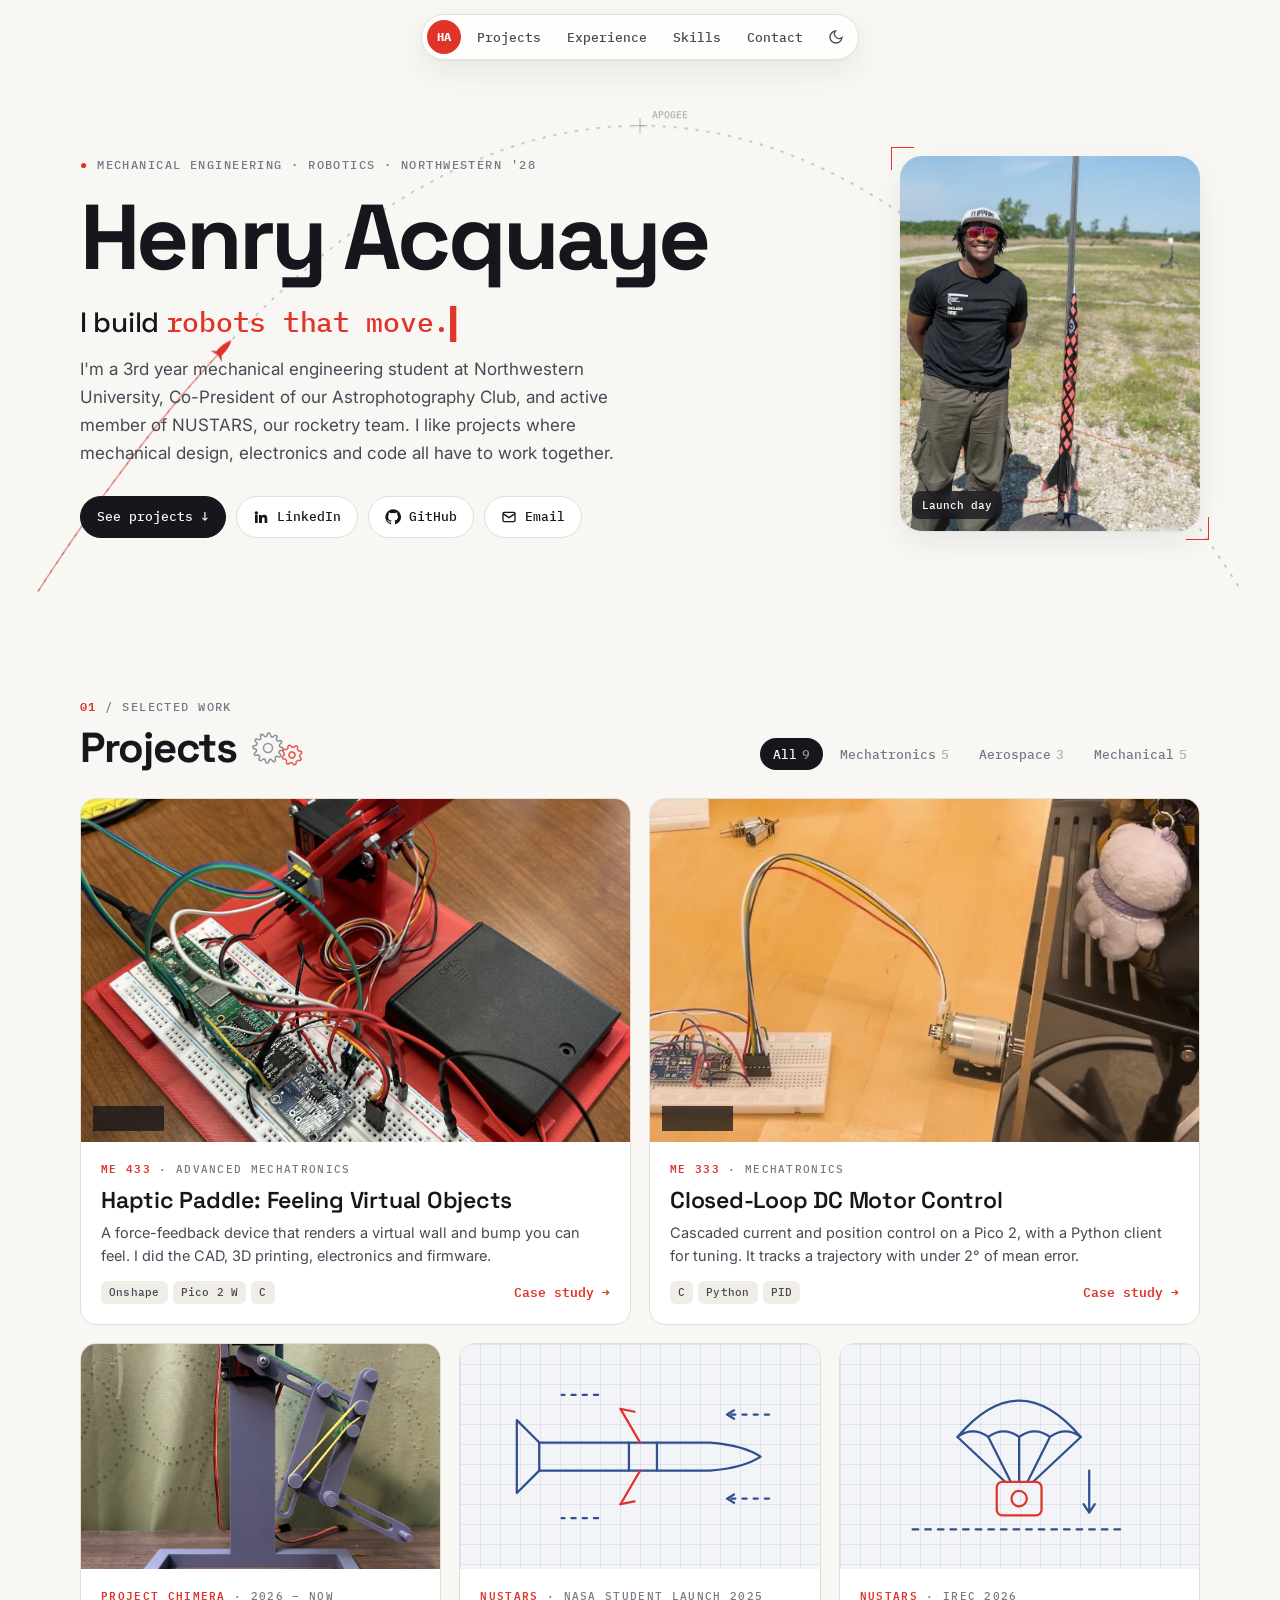
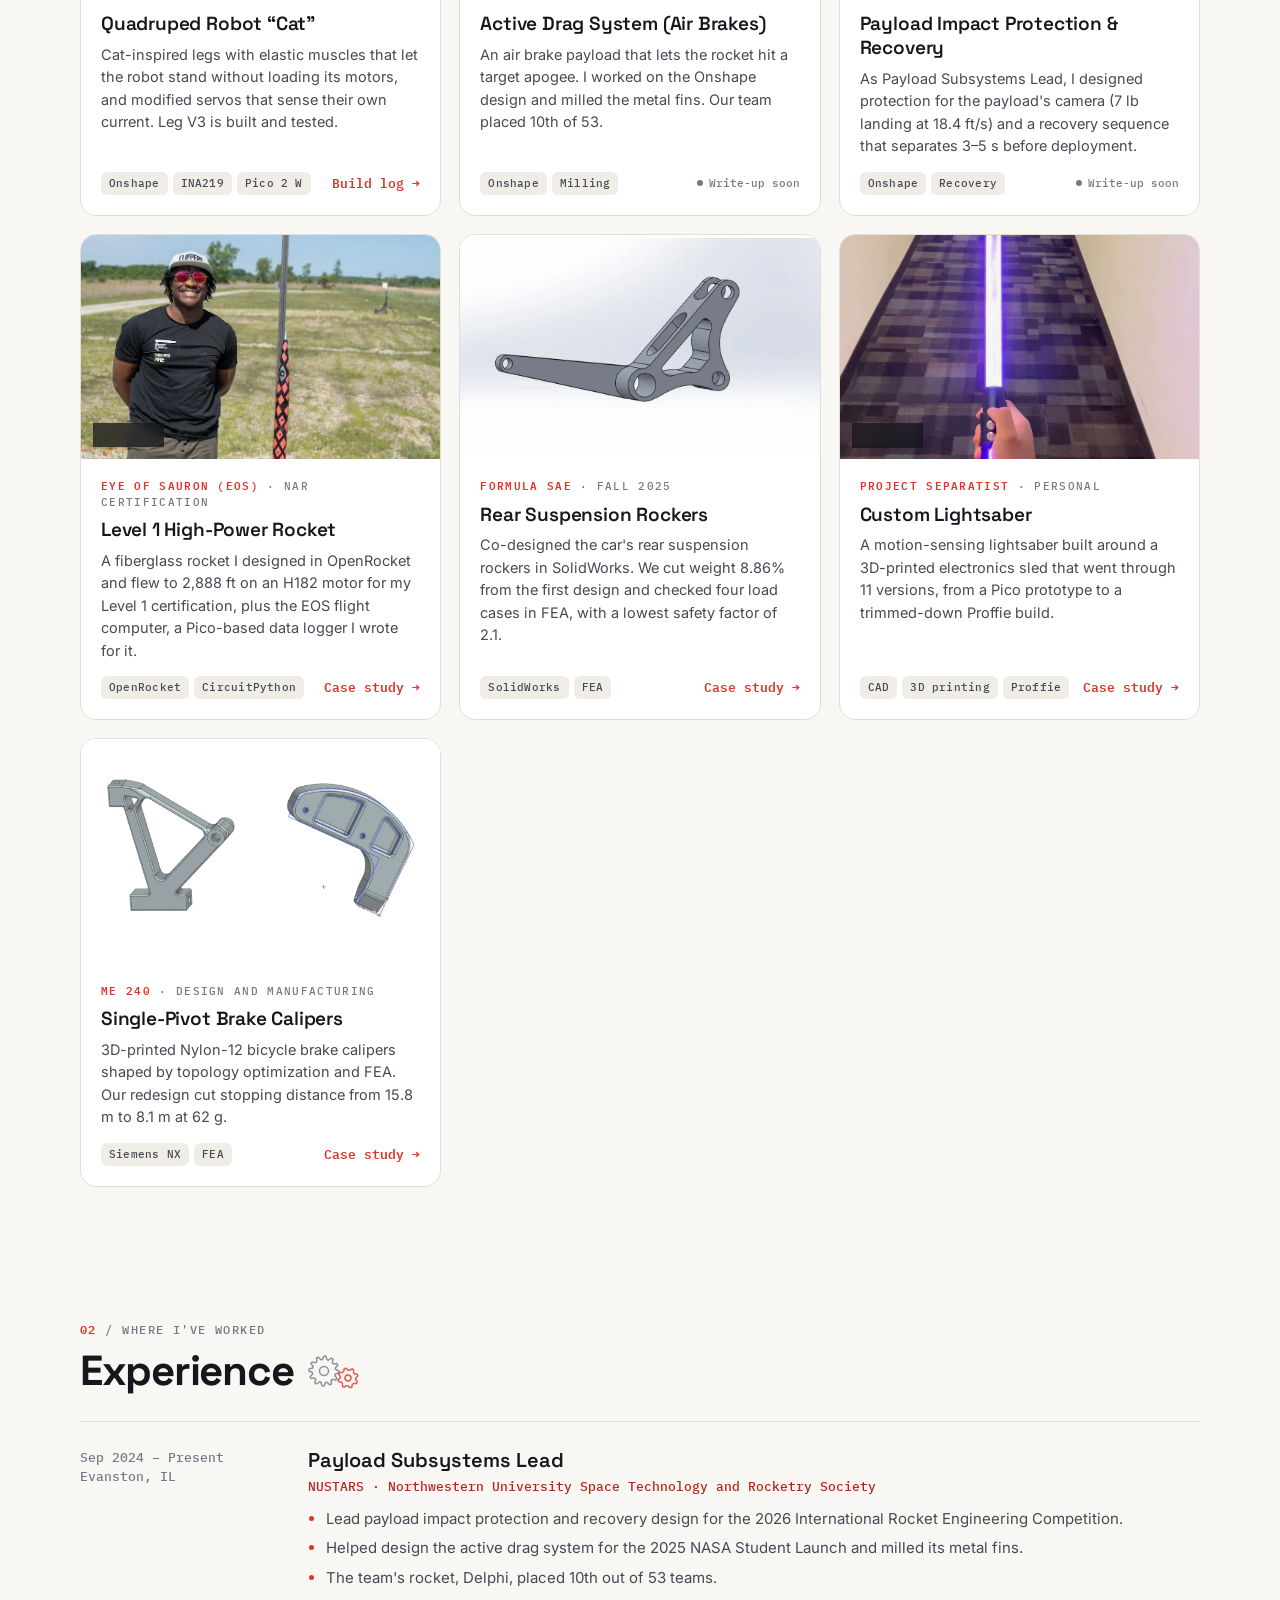
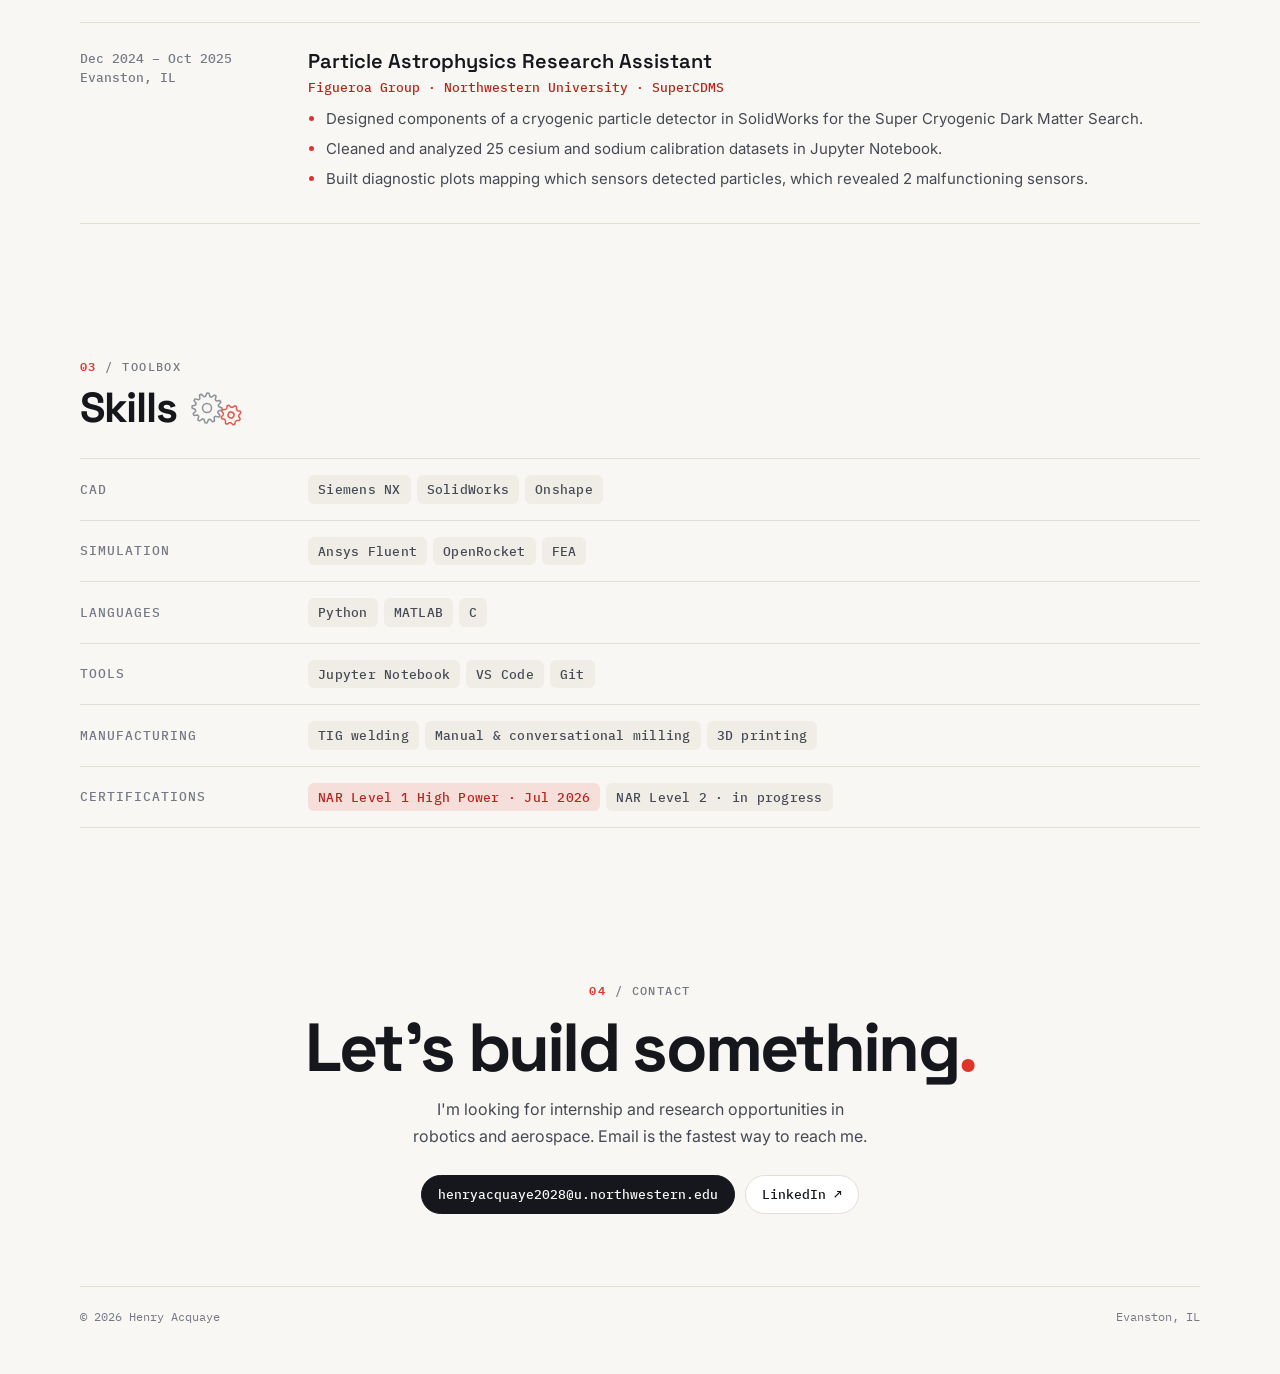
<file: index.html>
<!doctype html>
<html lang="en">
<head>
  <meta charset="utf-8">
  <meta name="viewport" content="width=device-width, initial-scale=1">
  <title>Henry Acquaye — Mechanical Engineering Portfolio</title>
  <meta name="description" content="Henry Acquaye, mechanical engineering student at Northwestern. Robotics, mechatronics and rocketry projects.">
  <meta property="og:title" content="Henry Acquaye — Mechanical Engineering Portfolio">
  <meta property="og:description" content="Robotics, mechatronics and rocketry projects.">
  <meta property="og:image" content="https://henryacquaye.me/assets/projects/haptic-paddle/build-overview.webp">
  <link rel="icon" href="assets/img/favicon.svg" type="image/svg+xml">
  <script>document.documentElement.dataset.theme = localStorage.getItem('theme-v2') || 'light';</script>
  <link rel="preconnect" href="https://fonts.googleapis.com">
  <link rel="preconnect" href="https://fonts.gstatic.com" crossorigin>
  <link href="https://fonts.googleapis.com/css2?family=IBM+Plex+Mono:wght@400;500;600;700&family=Inter:wght@400;500;600&family=Space+Grotesk:wght@500;600;700&display=swap" rel="stylesheet">
  <link rel="stylesheet" href="css/style.css">
</head>
<body>
  <div class="progress" aria-hidden="true"></div>

  <header class="site-header">
    <div class="wrap">
      <a class="logo" href="./" aria-label="Home"><span class="logo-mark">HA</span></a>
      <nav class="nav" aria-label="Main">
        <a href="#projects">Projects</a>
        <a href="#experience">Experience</a>
        <a href="#skills">Skills</a>
        <a href="#contact">Contact</a>
      </nav>
      <button class="theme-btn" aria-label="Toggle light / dark theme">
        <svg class="moon" viewBox="0 0 24 24" fill="none" stroke="currentColor" stroke-width="2"><path d="M21 12.8A9 9 0 1 1 11.2 3a7 7 0 0 0 9.8 9.8z"/></svg>
        <svg class="sun" viewBox="0 0 24 24" fill="none" stroke="currentColor" stroke-width="2"><circle cx="12" cy="12" r="4"/><path d="M12 2v2M12 20v2M4.9 4.9l1.4 1.4M17.7 17.7l1.4 1.4M2 12h2M20 12h2M4.9 19.1l1.4-1.4M17.7 6.3l1.4-1.4"/></svg>
      </button>
    </div>
  </header>

  <main>
    <!-- ================= HERO ================= -->
    <section class="hero">
      <canvas class="flight" aria-hidden="true"></canvas>
      <div class="wrap hero-grid">
        <div class="reveal">
          <span class="eyebrow"><b>●</b> Mechanical Engineering · Robotics · Northwestern '28</span>
          <h1>Henry Acquaye</h1>
          <p class="lede">I build <span class="typed" data-words='["robots that move.","rockets that fly.","control loops that settle.","payloads that land."]'></span></p>
          <p class="sub">I'm a 3rd year mechanical engineering student at Northwestern University, Co-President of our Astrophotography Club, and active member of NUSTARS, our rocketry team. I like projects where mechanical design, electronics and code all have to work together.</p>
          <div class="links">
            <a class="btn primary" href="#projects">See projects ↓</a>
            <a class="btn" href="https://www.linkedin.com/in/Henry-Acquaye" target="_blank" rel="noopener">
              <svg viewBox="0 0 24 24" fill="currentColor"><path d="M4.98 3.5a2.5 2.5 0 1 1 0 5 2.5 2.5 0 0 1 0-5zM3 9h4v12H3zM9 9h3.8v1.7h.05c.53-1 1.83-2.05 3.77-2.05 4.03 0 4.78 2.65 4.78 6.1V21h-4v-5.5c0-1.3-.02-3-1.83-3-1.84 0-2.12 1.43-2.12 2.9V21H9z"/></svg>
              LinkedIn
            </a>
            <a class="btn" href="https://github.com/henry436b" target="_blank" rel="noopener">
              <svg viewBox="0 0 24 24" fill="currentColor"><path d="M12 .5a11.5 11.5 0 0 0-3.64 22.41c.58.1.79-.25.79-.56v-2c-3.2.7-3.88-1.37-3.88-1.37-.52-1.33-1.28-1.69-1.28-1.69-1.05-.72.08-.7.08-.7 1.16.08 1.77 1.19 1.77 1.19 1.03 1.77 2.7 1.26 3.36.96.1-.75.4-1.26.73-1.55-2.55-.29-5.24-1.28-5.24-5.69 0-1.26.45-2.29 1.19-3.1-.12-.29-.52-1.46.11-3.05 0 0 .97-.31 3.17 1.18a11 11 0 0 1 5.77 0c2.2-1.49 3.17-1.18 3.17-1.18.63 1.59.23 2.76.11 3.05.74.81 1.19 1.84 1.19 3.1 0 4.42-2.7 5.4-5.26 5.68.41.36.78 1.06.78 2.14v3.17c0 .31.21.67.8.56A11.5 11.5 0 0 0 12 .5z"/></svg>
              GitHub
            </a>
            <a class="btn" href="mailto:henryacquaye2028@u.northwestern.edu">
              <svg viewBox="0 0 24 24" fill="none" stroke="currentColor" stroke-width="2"><rect x="3" y="5" width="18" height="14" rx="2"/><path d="m3 7 9 6 9-6"/></svg>
              Email
            </a>
          </div>
        </div>
        <figure class="portrait reveal">
          <img src="assets/img/profile.webp" alt="Henry Acquaye standing next to a high-power rocket on a launch pad" width="782" height="842">
          <figcaption>Launch day</figcaption>
        </figure>
      </div>
    </section>

    <!-- ================= PROJECTS ================= -->
    <section class="section" id="projects">
      <div class="wrap">
        <div class="section-head reveal">
          <div>
            <span class="eyebrow"><b>01</b> / Selected work</span>
            <h2>Projects <span class="gears" aria-hidden="true"></span></h2>
          </div>
          <div class="filters" role="tablist" aria-label="Filter projects">
            <button class="filter active" data-filter="all">All</button>
            <button class="filter" data-filter="mechatronics">Mechatronics</button>
            <button class="filter" data-filter="aerospace">Aerospace</button>
            <button class="filter" data-filter="mechanical">Mechanical</button>
          </div>
        </div>

        <div class="grid">
          <!--
            ✏️ TO ADD OR EDIT A PROJECT: each project is one "card" block below.
            - data-cat: any of mechatronics, aerospace, mechanical (controls the filter)
            - Swap the drawing for a photo: replace <div class="card-media art">…</div> with
              <div class="card-media"><img src="assets/projects/NAME/photo.webp" alt="…"></div>
            - To link a write-up page: change <article class="card" …> to <a class="card" href="projects/NAME.html" …>
          -->

          <!-- Featured: full case studies -->
          <a class="card feat reveal" href="projects/haptic-paddle.html" data-cat="mechatronics">
            <div class="card-media">
              <img src="assets/projects/haptic-paddle/build-overview.webp" alt="3D-printed haptic paddle with motor, breadboard and battery pack" loading="lazy">
              <video src="assets/projects/haptic-paddle/preview.mp4" muted loop playsinline preload="none"></video>
              <span class="badge-video">VIDEO</span>
            </div>
            <div class="card-body">
              <span class="eyebrow"><b>ME 433</b> · Advanced Mechatronics</span>
              <h3>Haptic Paddle: Feeling Virtual Objects</h3>
              <p>A force-feedback device that renders a virtual wall and bump you can feel. I did the CAD, 3D printing, electronics and firmware.</p>
              <div class="card-foot">
                <div class="card-tags"><span class="chip">Onshape</span><span class="chip">Pico 2 W</span><span class="chip">C</span></div>
                <span class="read">Case study →</span>
              </div>
            </div>
          </a>

          <a class="card feat reveal" href="projects/motor-control.html" data-cat="mechatronics">
            <div class="card-media">
              <img src="assets/projects/motor-control/hardware.webp" alt="DC motor with encoder wired to a breadboard" loading="lazy">
              <video src="assets/projects/motor-control/preview.mp4" muted loop playsinline preload="none"></video>
              <span class="badge-video">VIDEO</span>
            </div>
            <div class="card-body">
              <span class="eyebrow"><b>ME 333</b> · Mechatronics</span>
              <h3>Closed-Loop DC Motor Control</h3>
              <p>Cascaded current and position control on a Pico 2, with a Python client for tuning. It tracks a trajectory with under 2° of mean error.</p>
              <div class="card-foot">
                <div class="card-tags"><span class="chip">C</span><span class="chip">Python</span><span class="chip">PID</span></div>
                <span class="read">Case study →</span>
              </div>
            </div>
          </a>

          <!-- Quadruped robot -->
          <a class="card reveal" href="projects/quadruped.html" data-cat="mechatronics mechanical">
            <div class="card-media">
              <img src="assets/projects/quadruped/cover.webp" alt="3D-printed robotic leg with servos, a yarn tendon and rubber-band muscles" loading="lazy">
            </div>
            <div class="card-body">
              <span class="eyebrow"><b>Project Chimera</b> · 2026 – now</span>
              <h3>Quadruped Robot “Cat”</h3>
              <p>Cat-inspired legs with elastic muscles that let the robot stand without loading its motors, and modified servos that sense their own current. Leg V3 is built and tested.</p>
              <div class="card-foot">
                <div class="card-tags"><span class="chip">Onshape</span><span class="chip">INA219</span><span class="chip">Pico 2 W</span></div>
                <span class="read">Build log →</span>
              </div>
            </div>
          </a>

          <!-- NUSTARS: active drag system -->
          <article class="card reveal" data-cat="aerospace mechanical">
            <div class="card-media art">
              <svg viewBox="0 0 200 120" fill="none" stroke="currentColor" stroke-width="1.6" stroke-linecap="round" stroke-linejoin="round">
                <path d="M28 50H150q24 2 36 10-12 8-36 10H28z"/>
                <path d="M28 50 12 34v52l16-16"/>
                <path d="M92 50v20M112 50v20"/>
                <path class="hl" d="M100 50 86 26M100 70 86 94"/><path class="hl" d="M86 26l10 2M86 94l10-2"/>
                <path d="M192 30h-30M192 90h-30M70 16H44M70 104H44" stroke-dasharray="3 5"/>
                <path d="M162 30l5-3M162 30l5 3M162 90l5-3M162 90l5 3"/>
              </svg>
            </div>
            <div class="card-body">
              <span class="eyebrow"><b>NUSTARS</b> · NASA Student Launch 2025</span>
              <h3>Active Drag System (Air Brakes)</h3>
              <p>An air brake payload that lets the rocket hit a target apogee. I worked on the Onshape design and milled the metal fins. Our team placed 10th of 53.</p>
              <div class="card-foot">
                <div class="card-tags"><span class="chip">Onshape</span><span class="chip">Milling</span></div>
                <span class="status">Write-up soon</span>
              </div>
            </div>
          </article>

          <!-- NUSTARS: payload protection + recovery -->
          <article class="card reveal" data-cat="aerospace">
            <div class="card-media art">
              <svg viewBox="0 0 200 120" fill="none" stroke="currentColor" stroke-width="1.6" stroke-linecap="round" stroke-linejoin="round">
                <path d="M56 46Q100-6 144 46q-11-8-22 0-11-8-22 0-11-8-22 0-11-8-22 0z"/>
                <path d="M56 46 90 78M144 46 110 78M78 46l16 32M122 46l-16 32M100 46v32"/>
                <rect class="hl" x="84" y="78" width="32" height="24" rx="4"/><circle class="hl" cx="100" cy="90" r="5.500"/>
                <path d="M24 112H176" stroke-dasharray="4 5"/>
                <path d="M150 70v30M150 100l-4-6M150 100l4-6"/>
              </svg>
            </div>
            <div class="card-body">
              <span class="eyebrow"><b>NUSTARS</b> · IREC 2026</span>
              <h3>Payload Impact Protection &amp; Recovery</h3>
              <p>As Payload Subsystems Lead, I designed protection for the payload's camera (7 lb landing at 18.4 ft/s) and a recovery sequence that separates 3–5 s before deployment.</p>
              <div class="card-foot">
                <div class="card-tags"><span class="chip">Onshape</span><span class="chip">Recovery</span></div>
                <span class="status">Write-up soon</span>
              </div>
            </div>
          </article>

          <!-- L1 certification rocket -->
          <a class="card reveal" href="projects/l1-rocket.html" data-cat="aerospace mechatronics">
            <div class="card-media">
              <img src="assets/projects/l1-rocket/cover.webp" alt="Henry next to his high-power rocket on the launch rail" loading="lazy">
              <video src="assets/projects/l1-rocket/preview.mp4" muted loop playsinline preload="none"></video>
              <span class="badge-video">VIDEO</span>
            </div>
            <div class="card-body">
              <span class="eyebrow"><b>Eye of Sauron (EOS)</b> · NAR certification</span>
              <h3>Level 1 High-Power Rocket</h3>
              <p>A fiberglass rocket I designed in OpenRocket and flew to 2,888 ft on an H182 motor for my Level 1 certification, plus the EOS flight computer, a Pico-based data logger I wrote for it.</p>
              <div class="card-foot">
                <div class="card-tags"><span class="chip">OpenRocket</span><span class="chip">CircuitPython</span></div>
                <span class="read">Case study →</span>
              </div>
            </div>
          </a>

          <!-- Formula SAE rockers -->
          <a class="card reveal" href="projects/fsae-rockers.html" data-cat="mechanical">
            <div class="card-media">
              <img src="assets/projects/fsae-rockers/cover.webp" alt="SolidWorks render of a rear suspension rocker" loading="lazy" style="object-fit:contain;background:#fff">
            </div>
            <div class="card-body">
              <span class="eyebrow"><b>Formula SAE</b> · Fall 2025</span>
              <h3>Rear Suspension Rockers</h3>
              <p>Co-designed the car's rear suspension rockers in SolidWorks. We cut weight 8.86% from the first design and checked four load cases in FEA, with a lowest safety factor of 2.1.</p>
              <div class="card-foot">
                <div class="card-tags"><span class="chip">SolidWorks</span><span class="chip">FEA</span></div>
                <span class="read">Case study →</span>
              </div>
            </div>
          </a>

          <!-- Lightsaber -->
          <a class="card reveal" href="projects/lightsaber.html" data-cat="mechatronics mechanical">
            <div class="card-media">
              <img src="assets/projects/lightsaber/cover.webp" alt="Lightsaber with a purple blade lit in a hallway" loading="lazy">
              <video src="assets/projects/lightsaber/preview.mp4" muted loop playsinline preload="none"></video>
              <span class="badge-video">VIDEO</span>
            </div>
            <div class="card-body">
              <span class="eyebrow"><b>Project Separatist</b> · Personal</span>
              <h3>Custom Lightsaber</h3>
              <p>A motion-sensing lightsaber built around a 3D-printed electronics sled that went through 11 versions, from a Pico prototype to a trimmed-down Proffie build.</p>
              <div class="card-foot">
                <div class="card-tags"><span class="chip">CAD</span><span class="chip">3D printing</span><span class="chip">Proffie</span></div>
                <span class="read">Case study →</span>
              </div>
            </div>
          </a>

          <!-- Brake calipers -->
          <a class="card reveal" href="projects/brake-caliper.html" data-cat="mechanical">
            <div class="card-media">
              <img src="assets/projects/brake-caliper/cover.webp" alt="CAD renders of two topology-optimized brake calipers" loading="lazy" style="object-fit:contain;background:#fff">
            </div>
            <div class="card-body">
              <span class="eyebrow"><b>ME 240</b> · Design and Manufacturing</span>
              <h3>Single-Pivot Brake Calipers</h3>
              <p>3D-printed Nylon-12 bicycle brake calipers shaped by topology optimization and FEA. Our redesign cut stopping distance from 15.8 m to 8.1 m at 62 g.</p>
              <div class="card-foot">
                <div class="card-tags"><span class="chip">Siemens NX</span><span class="chip">FEA</span></div>
                <span class="read">Case study →</span>
              </div>
            </div>
          </a>
        </div>
      </div>
    </section>

    <!-- ================= EXPERIENCE ================= -->
    <section class="section" id="experience">
      <div class="wrap">
        <div class="section-head reveal">
          <div>
            <span class="eyebrow"><b>02</b> / Where I've worked</span>
            <h2>Experience <span class="gears" aria-hidden="true"></span></h2>
          </div>
        </div>
        <div class="xp">
          <div class="xp-row reveal">
            <div class="xp-when">Sep 2024 – Present<br>Evanston, IL</div>
            <div>
              <h3>Payload Subsystems Lead</h3>
              <p class="org">NUSTARS · Northwestern University Space Technology and Rocketry Society</p>
              <ul>
                <li>Lead payload impact protection and recovery design for the 2026 International Rocket Engineering Competition.</li>
                <li>Helped design the active drag system for the 2025 NASA Student Launch and milled its metal fins.</li>
                <li>The team's rocket, Delphi, placed 10th out of 53 teams.</li>
              </ul>
            </div>
          </div>
          <div class="xp-row reveal">
            <div class="xp-when">Dec 2024 – Oct 2025<br>Evanston, IL</div>
            <div>
              <h3>Particle Astrophysics Research Assistant</h3>
              <p class="org">Figueroa Group · Northwestern University · SuperCDMS</p>
              <ul>
                <li>Designed components of a cryogenic particle detector in SolidWorks for the Super Cryogenic Dark Matter Search.</li>
                <li>Cleaned and analyzed 25 cesium and sodium calibration datasets in Jupyter Notebook.</li>
                <li>Built diagnostic plots mapping which sensors detected particles, which revealed 2 malfunctioning sensors.</li>
              </ul>
            </div>
          </div>
        </div>
      </div>
    </section>

    <!-- ================= SKILLS ================= -->
    <section class="section" id="skills">
      <div class="wrap">
        <div class="section-head reveal">
          <div>
            <span class="eyebrow"><b>03</b> / Toolbox</span>
            <h2>Skills <span class="gears" aria-hidden="true"></span></h2>
          </div>
        </div>
        <div class="skills reveal">
          <div class="skill-row"><h3>CAD</h3><ul><li class="chip">Siemens NX</li><li class="chip">SolidWorks</li><li class="chip">Onshape</li></ul></div>
          <div class="skill-row"><h3>Simulation</h3><ul><li class="chip">Ansys Fluent</li><li class="chip">OpenRocket</li><li class="chip">FEA</li></ul></div>
          <div class="skill-row"><h3>Languages</h3><ul><li class="chip">Python</li><li class="chip">MATLAB</li><li class="chip">C</li></ul></div>
          <div class="skill-row"><h3>Tools</h3><ul><li class="chip">Jupyter Notebook</li><li class="chip">VS Code</li><li class="chip">Git</li></ul></div>
          <div class="skill-row"><h3>Manufacturing</h3><ul><li class="chip">TIG welding</li><li class="chip">Manual &amp; conversational milling</li><li class="chip">3D printing</li></ul></div>
          <div class="skill-row"><h3>Certifications</h3><ul><li class="chip red">NAR Level 1 High Power · Jul 2026</li><li class="chip">NAR Level 2 · in progress</li></ul></div>
        </div>
      </div>
    </section>

    <!-- ================= CONTACT ================= -->
    <section class="contact" id="contact">
      <div class="wrap reveal">
        <span class="eyebrow"><b>04</b> / Contact</span>
        <h2>Let's build something<span class="accent">.</span></h2>
        <p>I'm looking for internship and research opportunities in robotics and aerospace. Email is the fastest way to reach me.</p>
        <div class="links">
          <a class="btn primary" href="mailto:henryacquaye2028@u.northwestern.edu">henryacquaye2028@u.northwestern.edu</a>
          <a class="btn" href="https://www.linkedin.com/in/Henry-Acquaye" target="_blank" rel="noopener">LinkedIn ↗</a>
        </div>
      </div>
    </section>
  </main>

  <footer class="site-footer">
    <div class="wrap">
      <span>© <span data-year></span> Henry Acquaye</span>
      <span>Evanston, IL</span>
    </div>
  </footer>

  <button class="to-top" aria-label="Back to top"><svg width="20" height="20" viewBox="0 0 24 24" fill="none" stroke="currentColor" stroke-width="1.8" stroke-linejoin="round"><path d="M12 2c3 2.5 4.5 6 4.5 10v4h-9v-4C7.5 8 9 4.5 12 2z"/><path d="M7.5 13 4 17v3l3.5-2M16.5 13 20 17v3l-3.5-2M10 19.5 12 22l2-2.5"/><circle cx="12" cy="9.5" r="1.6"/></svg></button>
  <script src="js/main.js"></script>
</body>
</html>
</file>
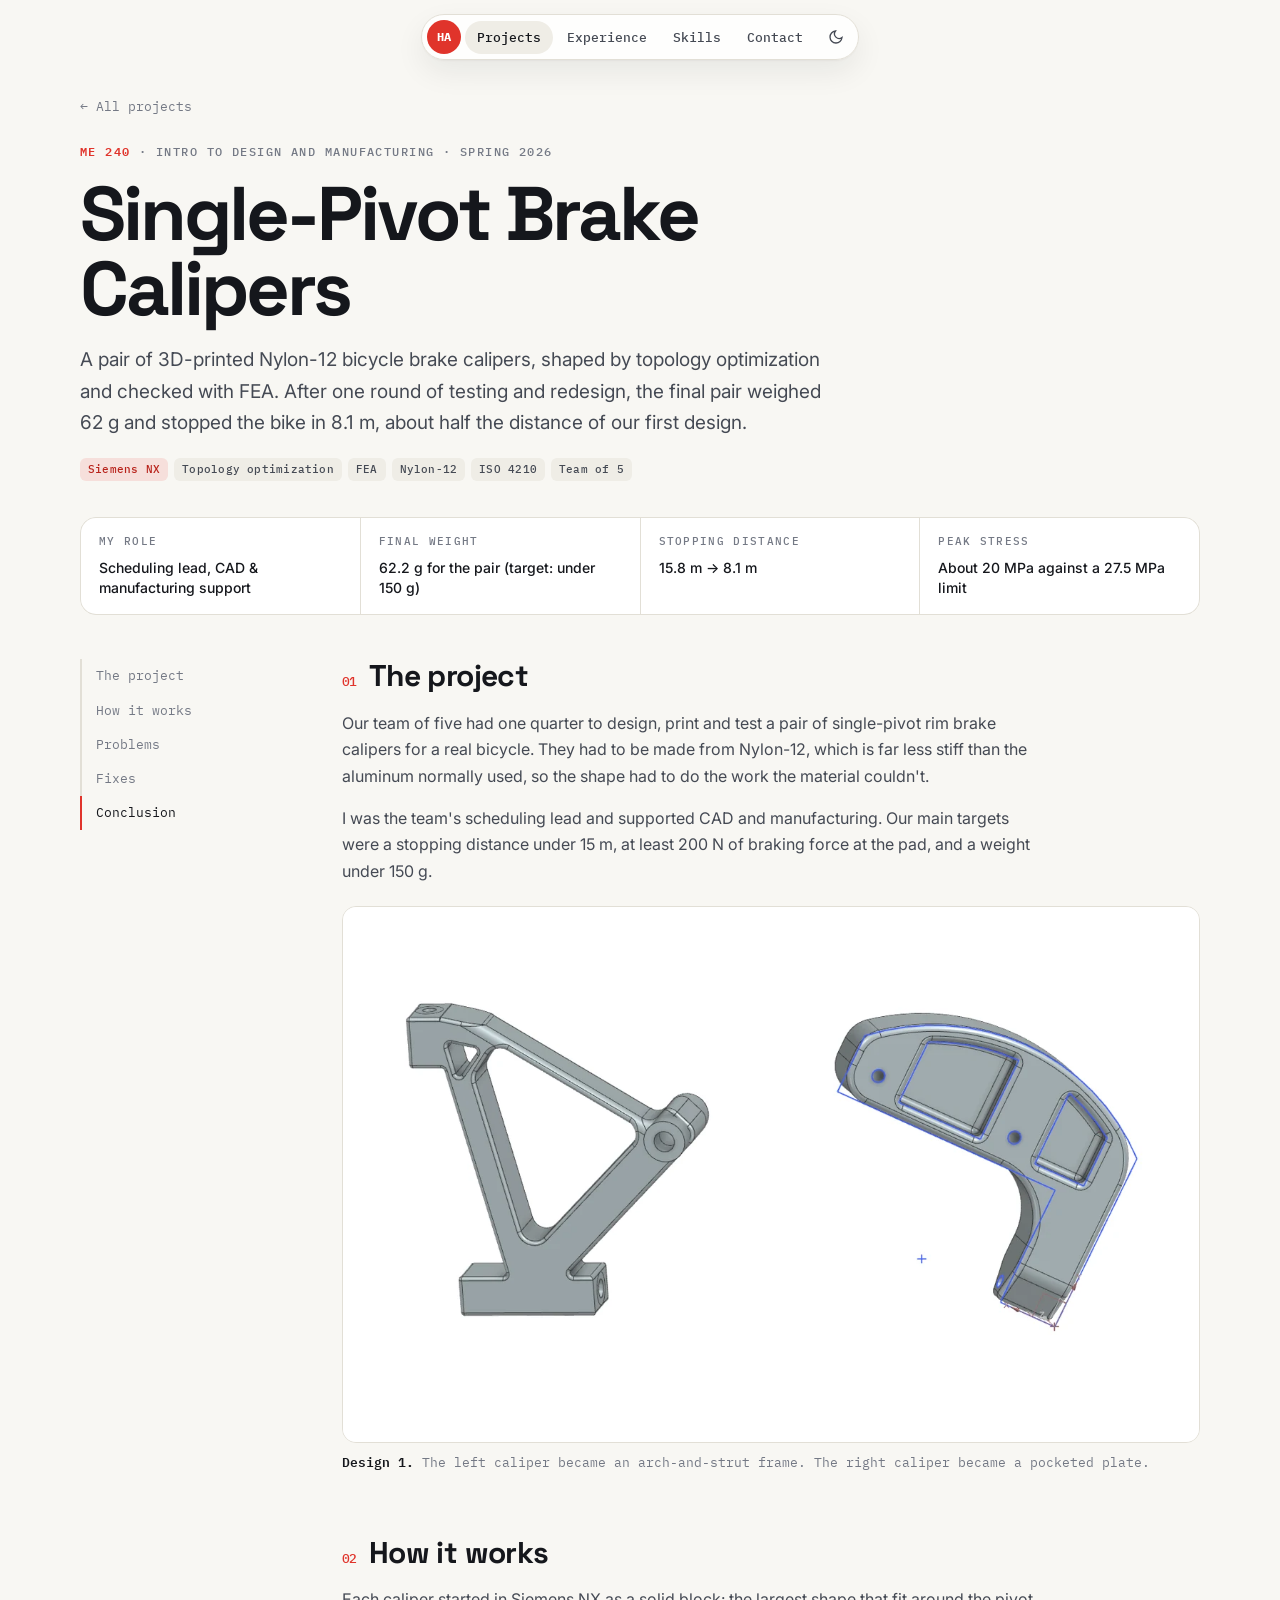
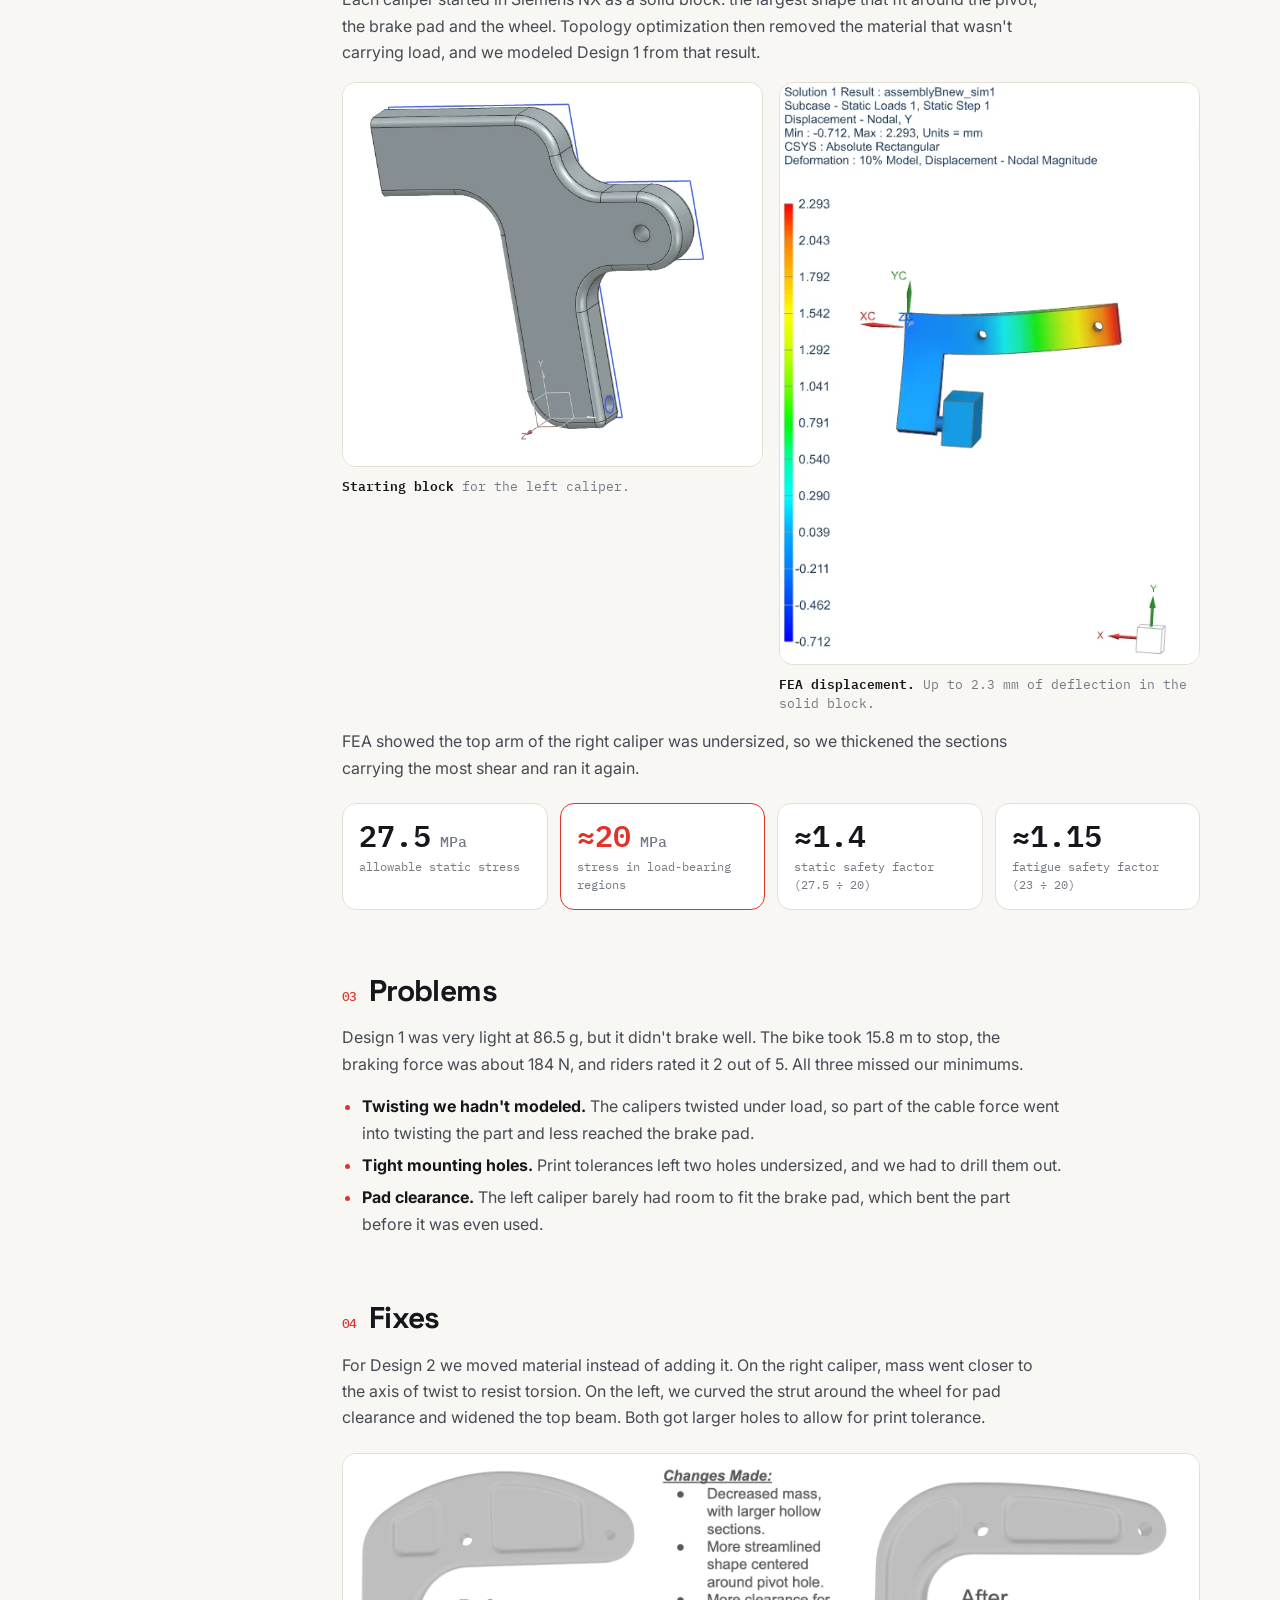
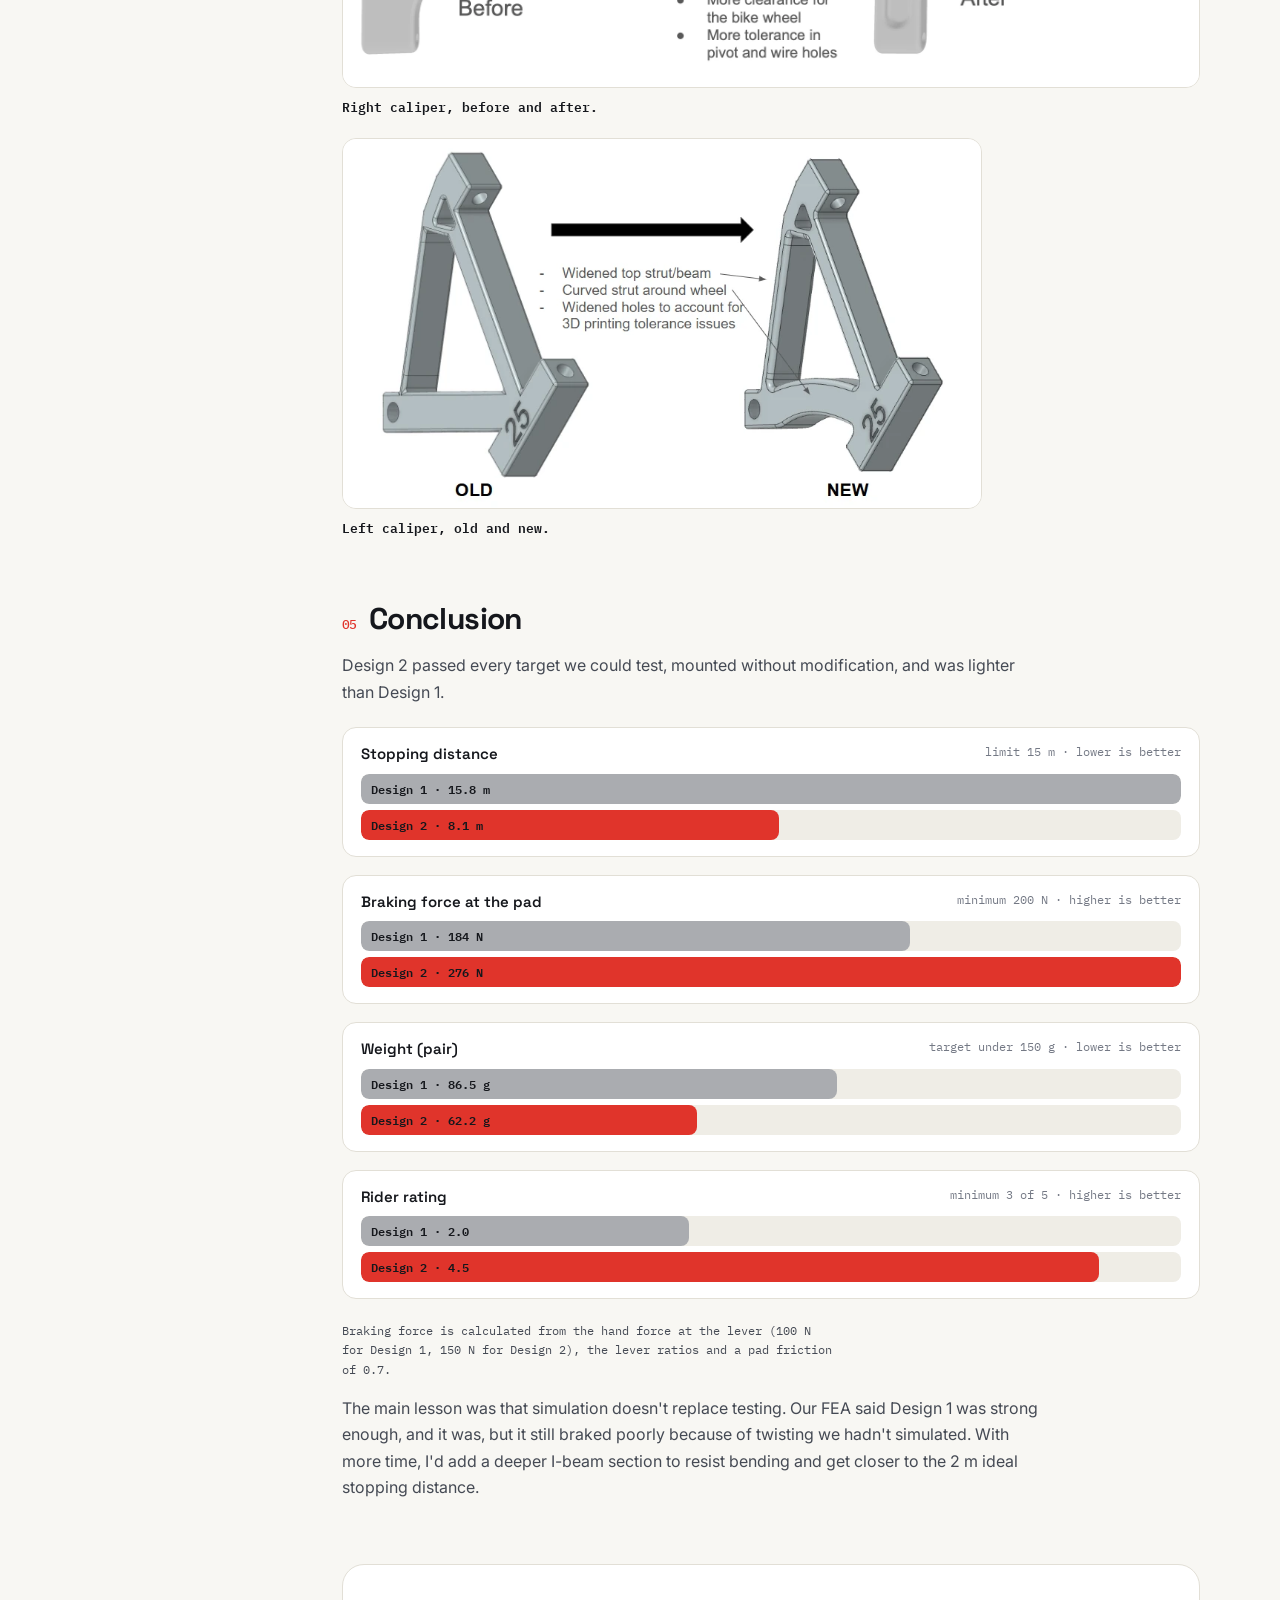
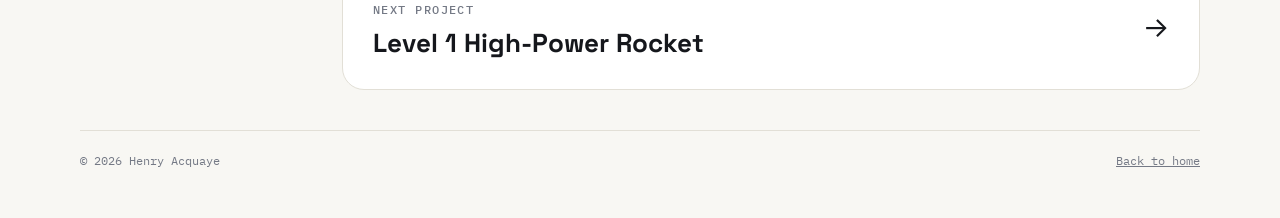
<file: projects/brake-caliper.html>
<!doctype html>
<html lang="en">
<head>
  <meta charset="utf-8">
  <meta name="viewport" content="width=device-width, initial-scale=1">
  <title>Single-Pivot Brake Calipers — Henry Acquaye</title>
  <meta name="description" content="Topology-optimized Nylon-12 bicycle brake calipers designed, simulated and tested in ME 240 at Northwestern.">
  <meta property="og:image" content="https://henryacquaye.me/assets/projects/brake-caliper/cover.webp">
  <link rel="icon" href="../assets/img/favicon.svg" type="image/svg+xml">
  <script>document.documentElement.dataset.theme = localStorage.getItem('theme-v2') || 'light';</script>
  <link rel="preconnect" href="https://fonts.googleapis.com">
  <link rel="preconnect" href="https://fonts.gstatic.com" crossorigin>
  <link href="https://fonts.googleapis.com/css2?family=IBM+Plex+Mono:wght@400;500;600&family=Inter:wght@400;500;600&family=Space+Grotesk:wght@500;600;700&display=swap" rel="stylesheet">
  <link rel="stylesheet" href="../css/style.css">
</head>
<body>
  <div class="progress" aria-hidden="true"></div>
  <header class="site-header">
    <div class="wrap">
      <a class="logo" href="../" aria-label="Home"><span class="logo-mark">HA</span></a>
      <nav class="nav" aria-label="Main">
        <a href="../#projects" class="active">Projects</a>
        <a href="../#experience">Experience</a>
        <a href="../#skills">Skills</a>
        <a href="../#contact">Contact</a>
      </nav>
      <button class="theme-btn" aria-label="Toggle light / dark theme">
        <svg class="moon" viewBox="0 0 24 24" fill="none" stroke="currentColor" stroke-width="2"><path d="M21 12.8A9 9 0 1 1 11.2 3a7 7 0 0 0 9.8 9.8z"/></svg>
        <svg class="sun" viewBox="0 0 24 24" fill="none" stroke="currentColor" stroke-width="2"><circle cx="12" cy="12" r="4"/><path d="M12 2v2M12 20v2M4.9 4.9l1.4 1.4M17.7 17.7l1.4 1.4M2 12h2M20 12h2M4.9 19.1l1.4-1.4M17.7 6.3l1.4-1.4"/></svg>
      </button>
    </div>
  </header>

  <main class="wrap">
    <div class="crumbs"><a href="../#projects">← All projects</a></div>

    <section class="p-hero reveal">
      <span class="eyebrow"><b>ME 240</b> · Intro to Design and Manufacturing · Spring 2026</span>
      <h1>Single-Pivot Brake Calipers</h1>
      <p class="lede">A pair of 3D-printed Nylon-12 bicycle brake calipers, shaped by topology optimization and checked with FEA. After one round of testing and redesign, the final pair weighed 62 g and stopped the bike in 8.1 m, about half the distance of our first design.</p>
      <div class="chips">
        <span class="chip red">Siemens NX</span><span class="chip">Topology optimization</span><span class="chip">FEA</span>
        <span class="chip">Nylon-12</span><span class="chip">ISO 4210</span><span class="chip">Team of 5</span>
      </div>
    </section>

    <div class="specs reveal">
      <div class="spec"><span class="eyebrow">My role</span><div>Scheduling lead, CAD &amp; manufacturing support</div></div>
      <div class="spec"><span class="eyebrow">Final weight</span><div>62.2 g for the pair (target: under 150 g)</div></div>
      <div class="spec"><span class="eyebrow">Stopping distance</span><div>15.8 m → 8.1 m</div></div>
      <div class="spec"><span class="eyebrow">Peak stress</span><div>About 20 MPa against a 27.5 MPa limit</div></div>
    </div>

    <div class="p-layout">
      <nav class="toc" aria-label="On this page">
        <a href="#project">The project</a>
        <a href="#working">How it works</a>
        <a href="#problems">Problems</a>
        <a href="#fixes">Fixes</a>
        <a href="#conclusion">Conclusion</a>
      </nav>

      <article class="prose">
        <section id="project" class="reveal">
          <h2><span class="num">01</span>The project</h2>
          <p>Our team of five had one quarter to design, print and test a pair of single-pivot rim brake calipers for a real bicycle. They had to be made from Nylon-12, which is far less stiff than the aluminum normally used, so the shape had to do the work the material couldn't.</p>
          <p>I was the team's scheduling lead and supported CAD and manufacturing. Our main targets were a stopping distance under 15 m, at least 200 N of braking force at the pad, and a weight under 150 g.</p>
          <figure class="figure">
            <img class="zoomable" src="../assets/projects/brake-caliper/cover.webp" alt="CAD renders of the left and right calipers, design 1" loading="lazy">
            <figcaption><b>Design 1.</b> The left caliper became an arch-and-strut frame. The right caliper became a pocketed plate.</figcaption>
          </figure>
        </section>

        <section id="working" class="reveal">
          <h2><span class="num">02</span>How it works</h2>
          <p>Each caliper started in Siemens NX as a solid block: the largest shape that fit around the pivot, the brake pad and the wheel. Topology optimization then removed the material that wasn't carrying load, and we modeled Design 1 from that result.</p>
          <div class="fig-row">
            <figure class="figure">
              <img class="zoomable" src="../assets/projects/brake-caliper/design-space-left.webp" alt="Solid design space for the left caliper" loading="lazy">
              <figcaption><b>Starting block</b> for the left caliper.</figcaption>
            </figure>
            <figure class="figure">
              <img class="zoomable" src="../assets/projects/brake-caliper/design-space-displacement.webp" alt="Displacement plot from NX, maximum 2.29 mm" loading="lazy">
              <figcaption><b>FEA displacement.</b> Up to 2.3 mm of deflection in the solid block.</figcaption>
            </figure>
          </div>
          <p>FEA showed the top arm of the right caliper was undersized, so we thickened the sections carrying the most shear and ran it again.</p>
          <div class="callouts">
            <div class="callout"><b>27.5<small> MPa</small></b><span>allowable static stress</span></div>
            <div class="callout good"><b>≈20<small> MPa</small></b><span>stress in load-bearing regions</span></div>
            <div class="callout"><b>≈1.4</b><span>static safety factor (27.5 ÷ 20)</span></div>
            <div class="callout"><b>≈1.15</b><span>fatigue safety factor (23 ÷ 20)</span></div>
          </div>
        </section>

        <section id="problems" class="reveal">
          <h2><span class="num">03</span>Problems</h2>
          <p>Design 1 was very light at 86.5 g, but it didn't brake well. The bike took 15.8 m to stop, the braking force was about 184 N, and riders rated it 2 out of 5. All three missed our minimums.</p>
          <ul>
            <li><b>Twisting we hadn't modeled.</b> The calipers twisted under load, so part of the cable force went into twisting the part and less reached the brake pad.</li>
            <li><b>Tight mounting holes.</b> Print tolerances left two holes undersized, and we had to drill them out.</li>
            <li><b>Pad clearance.</b> The left caliper barely had room to fit the brake pad, which bent the part before it was even used.</li>
          </ul>
        </section>

        <section id="fixes" class="reveal">
          <h2><span class="num">04</span>Fixes</h2>
          <p>For Design 2 we moved material instead of adding it. On the right caliper, mass went closer to the axis of twist to resist torsion. On the left, we curved the strut around the wheel for pad clearance and widened the top beam. Both got larger holes to allow for print tolerance.</p>
          <figure class="figure">
            <img class="zoomable" src="../assets/projects/brake-caliper/right-changes.webp" alt="Right caliper before and after redesign" loading="lazy">
            <figcaption><b>Right caliper, before and after.</b></figcaption>
          </figure>
          <figure class="figure">
            <img class="zoomable" src="../assets/projects/brake-caliper/left-changes.webp" alt="Left caliper old and new versions" loading="lazy" style="max-width:640px">
            <figcaption><b>Left caliper, old and new.</b></figcaption>
          </figure>
        </section>

        <section id="conclusion" class="reveal">
          <h2><span class="num">05</span>Conclusion</h2>
          <p>Design 2 passed every target we could test, mounted without modification, and was lighter than Design 1.</p>
          <div class="results">
            <div class="result">
              <div class="result-head"><b>Stopping distance</b><span>limit 15 m · lower is better</span></div>
              <div class="bar"><i style="width:100%" class="old"></i><em>Design 1 · 15.8 m</em></div>
              <div class="bar"><i style="width:51%"></i><em>Design 2 · 8.1 m</em></div>
            </div>
            <div class="result">
              <div class="result-head"><b>Braking force at the pad</b><span>minimum 200 N · higher is better</span></div>
              <div class="bar"><i style="width:67%" class="old"></i><em>Design 1 · 184 N</em></div>
              <div class="bar"><i style="width:100%"></i><em>Design 2 · 276 N</em></div>
            </div>
            <div class="result">
              <div class="result-head"><b>Weight (pair)</b><span>target under 150 g · lower is better</span></div>
              <div class="bar"><i style="width:58%" class="old"></i><em>Design 1 · 86.5 g</em></div>
              <div class="bar"><i style="width:41%"></i><em>Design 2 · 62.2 g</em></div>
            </div>
            <div class="result">
              <div class="result-head"><b>Rider rating</b><span>minimum 3 of 5 · higher is better</span></div>
              <div class="bar"><i style="width:40%" class="old"></i><em>Design 1 · 2.0</em></div>
              <div class="bar"><i style="width:90%"></i><em>Design 2 · 4.5</em></div>
            </div>
          </div>
          <p class="note">Braking force is calculated from the hand force at the lever (100 N for Design 1, 150 N for Design 2), the lever ratios and a pad friction of 0.7.</p>
          <p>The main lesson was that simulation doesn't replace testing. Our FEA said Design 1 was strong enough, and it was, but it still braked poorly because of twisting we hadn't simulated. With more time, I'd add a deeper I-beam section to resist bending and get closer to the 2 m ideal stopping distance.</p>
        </section>

        <a class="next" href="l1-rocket.html">
          <div><span class="eyebrow">Next project</span><strong>Level 1 High-Power Rocket</strong></div>
          <span class="arrow">→</span>
        </a>
      </article>
    </div>
  </main>

  <footer class="site-footer"><div class="wrap"><span>© <span data-year></span> Henry Acquaye</span><a href="../">Back to home</a></div></footer>
  <button class="to-top" aria-label="Back to top"><svg width="20" height="20" viewBox="0 0 24 24" fill="none" stroke="currentColor" stroke-width="1.8" stroke-linejoin="round"><path d="M12 2c3 2.5 4.5 6 4.5 10v4h-9v-4C7.5 8 9 4.5 12 2z"/><path d="M7.5 13 4 17v3l3.5-2M16.5 13 20 17v3l-3.5-2M10 19.5 12 22l2-2.5"/><circle cx="12" cy="9.5" r="1.6"/></svg></button>
  <script src="../js/main.js"></script>
</body>
</html>
</file>
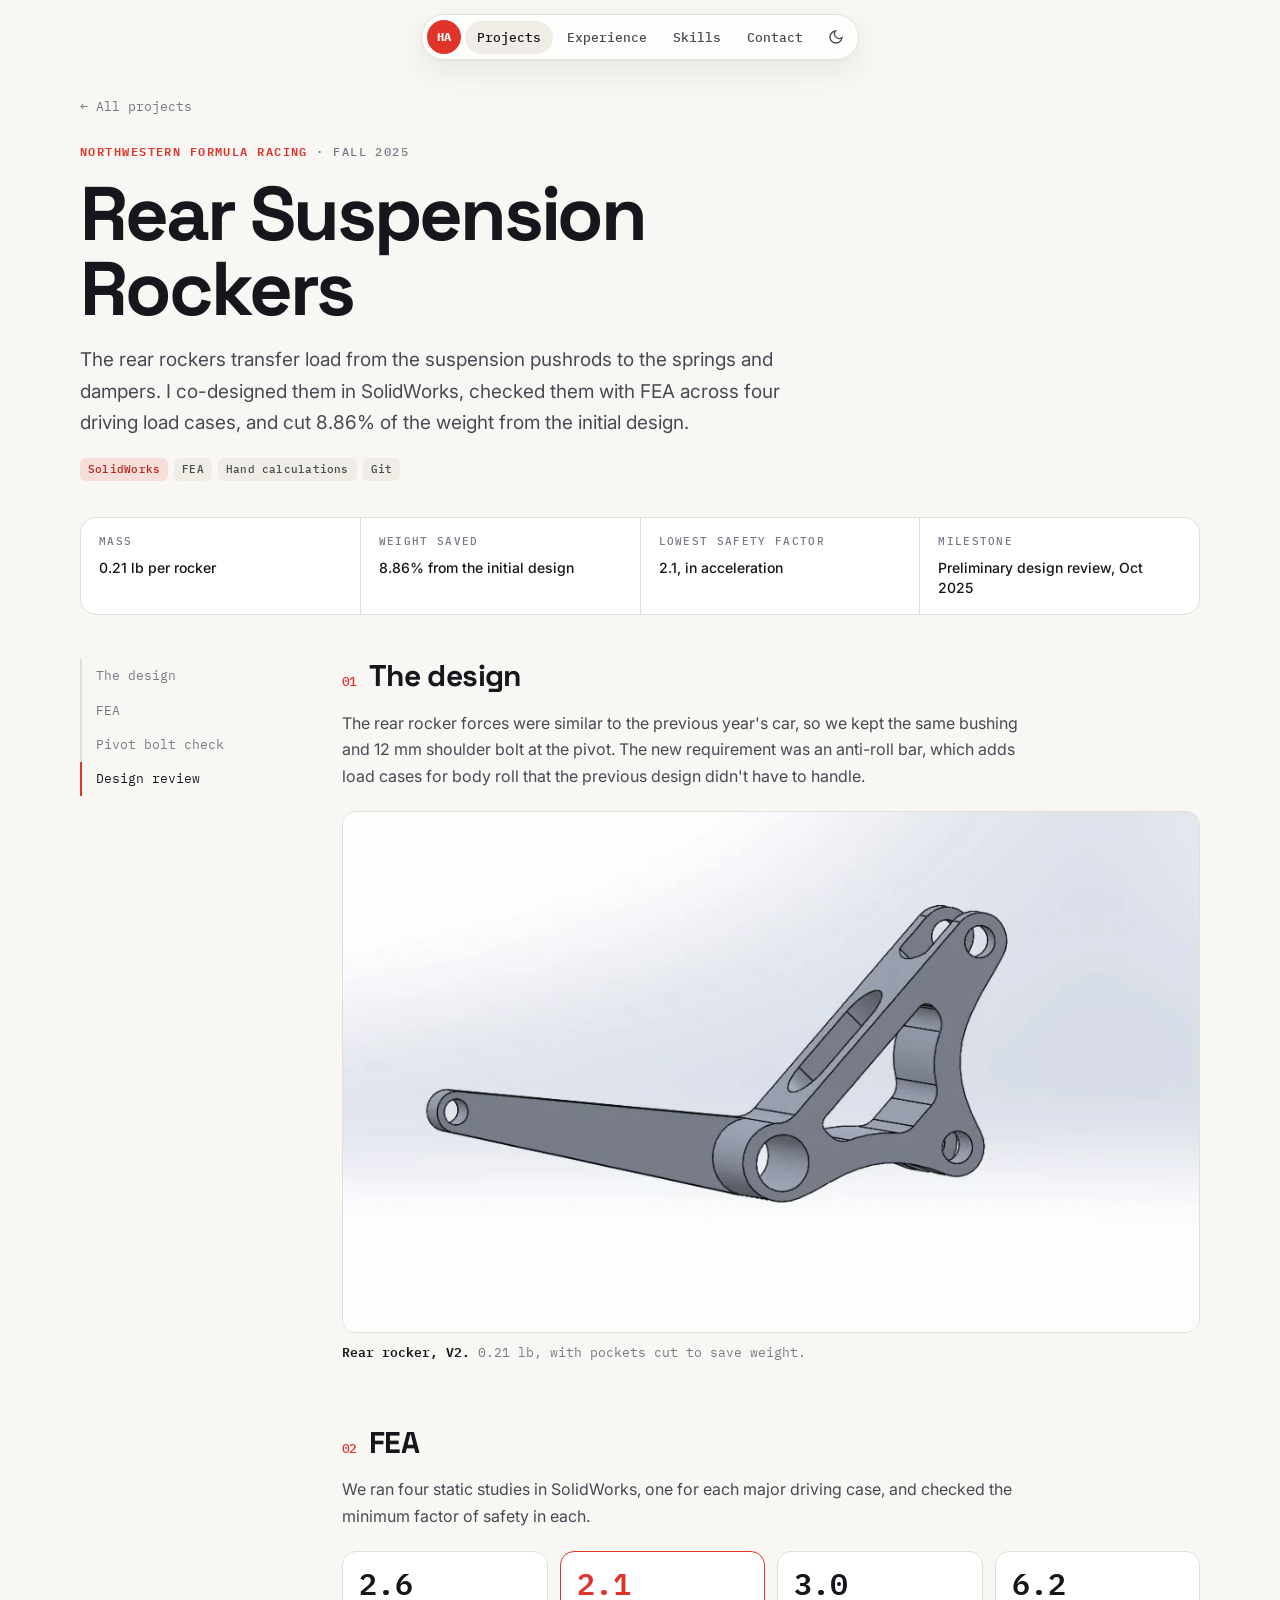
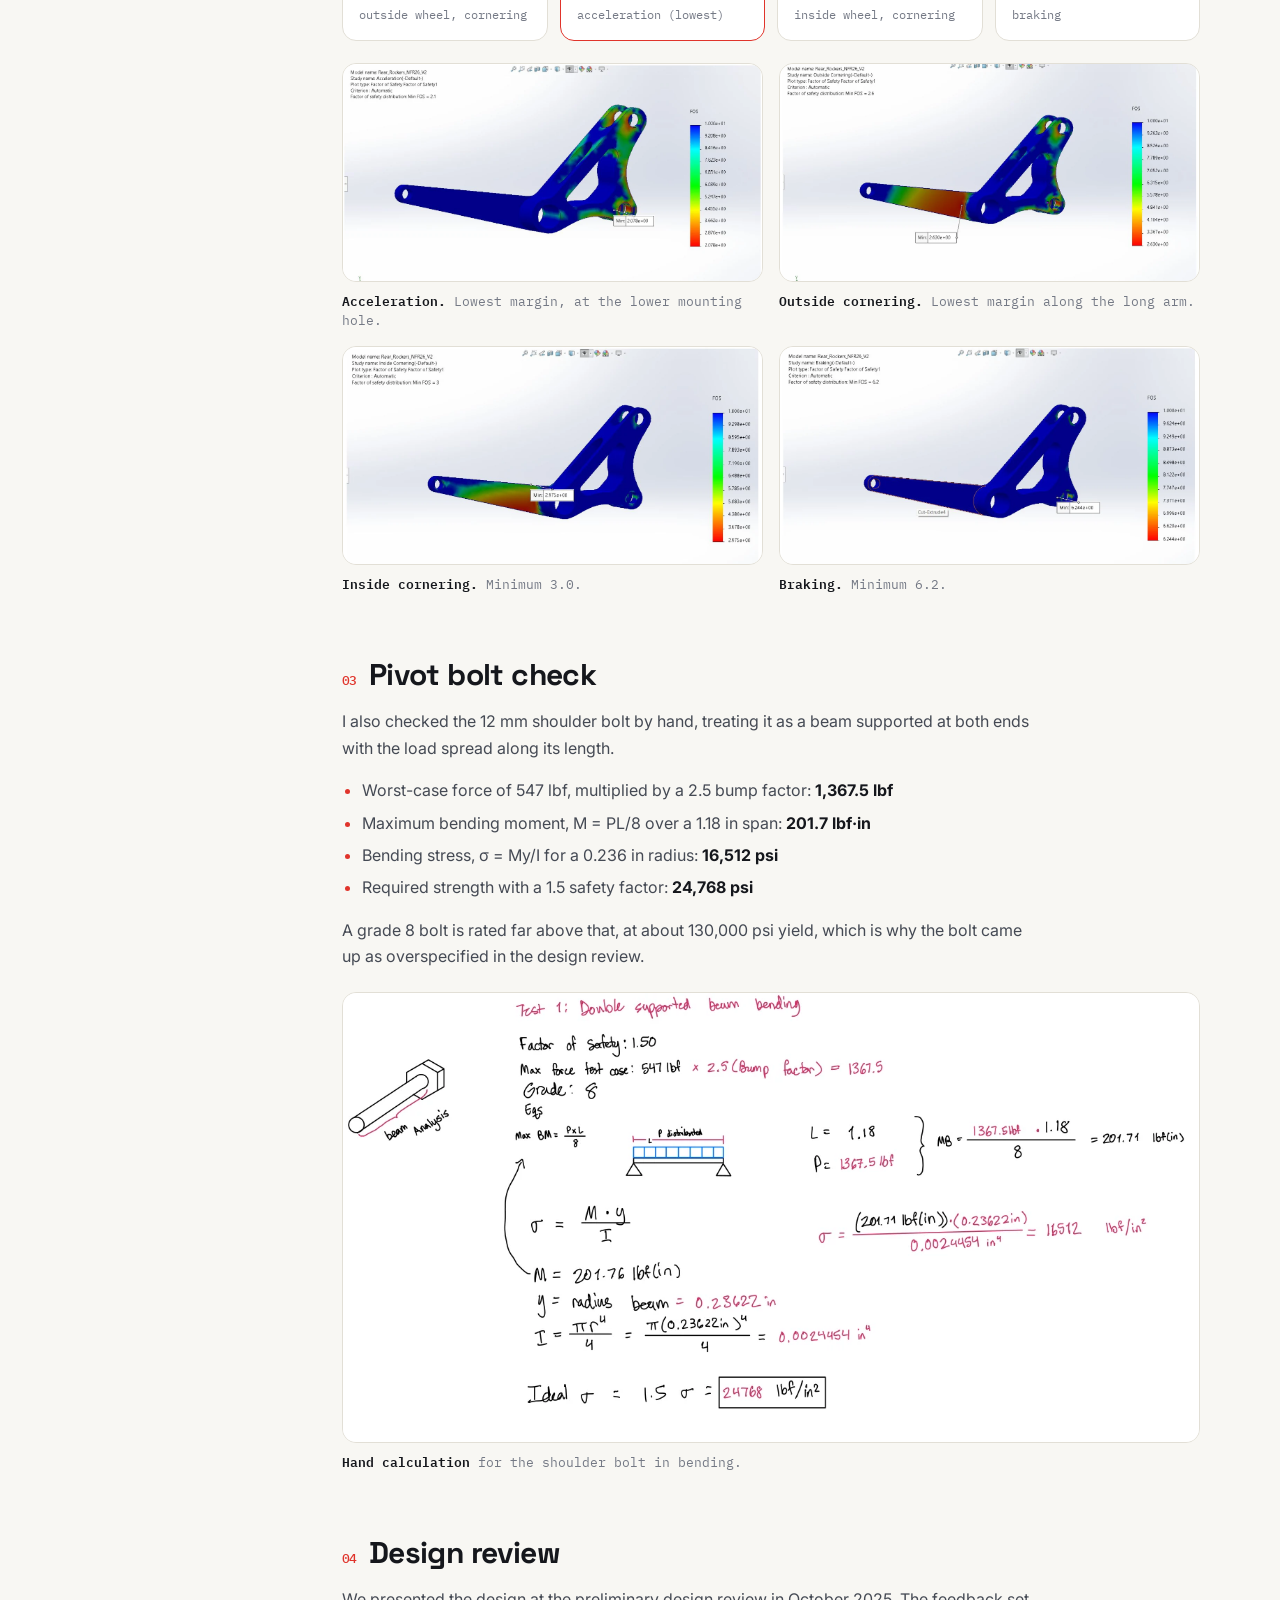
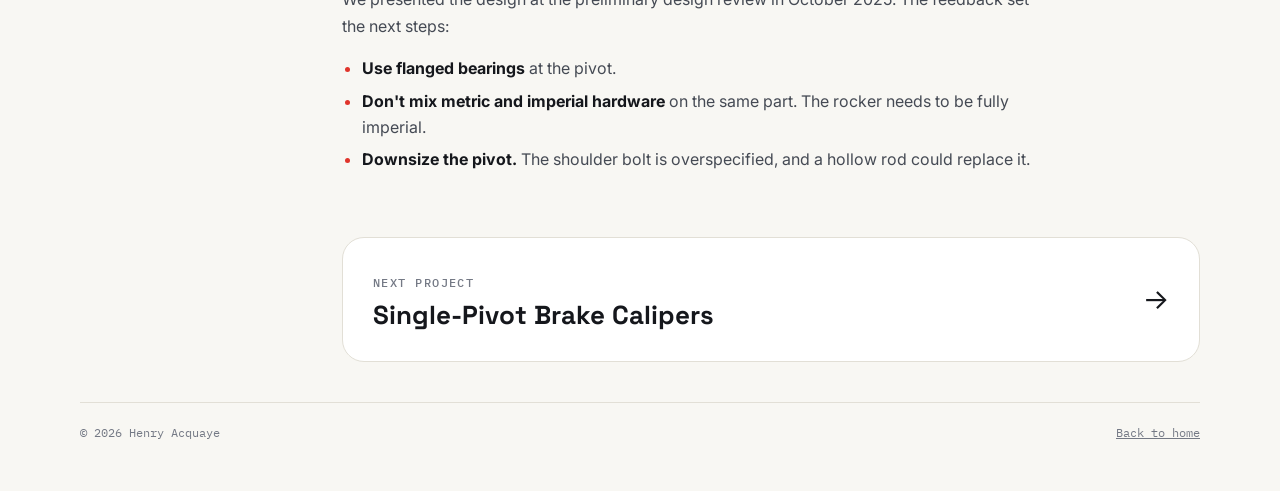
<file: projects/fsae-rockers.html>
<!doctype html>
<html lang="en">
<head>
  <meta charset="utf-8">
  <meta name="viewport" content="width=device-width, initial-scale=1">
  <title>Formula SAE Rear Rockers — Henry Acquaye</title>
  <meta name="description" content="Rear suspension rockers for Northwestern Formula Racing, designed in SolidWorks and checked with FEA across four load cases.">
  <meta property="og:image" content="https://henryacquaye.me/assets/projects/fsae-rockers/cover.webp">
  <link rel="icon" href="../assets/img/favicon.svg" type="image/svg+xml">
  <script>document.documentElement.dataset.theme = localStorage.getItem('theme-v2') || 'light';</script>
  <link rel="preconnect" href="https://fonts.googleapis.com">
  <link rel="preconnect" href="https://fonts.gstatic.com" crossorigin>
  <link href="https://fonts.googleapis.com/css2?family=IBM+Plex+Mono:wght@400;500;600&family=Inter:wght@400;500;600&family=Space+Grotesk:wght@500;600;700&display=swap" rel="stylesheet">
  <link rel="stylesheet" href="../css/style.css">
</head>
<body>
  <div class="progress" aria-hidden="true"></div>
  <header class="site-header">
    <div class="wrap">
      <a class="logo" href="../" aria-label="Home"><span class="logo-mark">HA</span></a>
      <nav class="nav" aria-label="Main">
        <a href="../#projects" class="active">Projects</a>
        <a href="../#experience">Experience</a>
        <a href="../#skills">Skills</a>
        <a href="../#contact">Contact</a>
      </nav>
      <button class="theme-btn" aria-label="Toggle light / dark theme">
        <svg class="moon" viewBox="0 0 24 24" fill="none" stroke="currentColor" stroke-width="2"><path d="M21 12.8A9 9 0 1 1 11.2 3a7 7 0 0 0 9.8 9.8z"/></svg>
        <svg class="sun" viewBox="0 0 24 24" fill="none" stroke="currentColor" stroke-width="2"><circle cx="12" cy="12" r="4"/><path d="M12 2v2M12 20v2M4.9 4.9l1.4 1.4M17.7 17.7l1.4 1.4M2 12h2M20 12h2M4.9 19.1l1.4-1.4M17.7 6.3l1.4-1.4"/></svg>
      </button>
    </div>
  </header>

  <main class="wrap">
    <div class="crumbs"><a href="../#projects">← All projects</a></div>

    <section class="p-hero reveal">
      <span class="eyebrow"><b>Northwestern Formula Racing</b> · Fall 2025</span>
      <h1>Rear Suspension Rockers</h1>
      <p class="lede">The rear rockers transfer load from the suspension pushrods to the springs and dampers. I co-designed them in SolidWorks, checked them with FEA across four driving load cases, and cut 8.86% of the weight from the initial design.</p>
      <div class="chips">
        <span class="chip red">SolidWorks</span><span class="chip">FEA</span><span class="chip">Hand calculations</span><span class="chip">Git</span>
      </div>
    </section>

    <div class="specs reveal">
      <div class="spec"><span class="eyebrow">Mass</span><div>0.21 lb per rocker</div></div>
      <div class="spec"><span class="eyebrow">Weight saved</span><div>8.86% from the initial design</div></div>
      <div class="spec"><span class="eyebrow">Lowest safety factor</span><div>2.1, in acceleration</div></div>
      <div class="spec"><span class="eyebrow">Milestone</span><div>Preliminary design review, Oct 2025</div></div>
    </div>

    <div class="p-layout">
      <nav class="toc" aria-label="On this page">
        <a href="#design">The design</a>
        <a href="#fea">FEA</a>
        <a href="#bolt">Pivot bolt check</a>
        <a href="#review">Design review</a>
      </nav>

      <article class="prose">
        <section id="design" class="reveal">
          <h2><span class="num">01</span>The design</h2>
          <p>The rear rocker forces were similar to the previous year's car, so we kept the same bushing and 12 mm shoulder bolt at the pivot. The new requirement was an anti-roll bar, which adds load cases for body roll that the previous design didn't have to handle.</p>
          <figure class="figure">
            <img class="zoomable" src="../assets/projects/fsae-rockers/cad.webp" alt="SolidWorks render of the rear rocker" loading="lazy">
            <figcaption><b>Rear rocker, V2.</b> 0.21 lb, with pockets cut to save weight.</figcaption>
          </figure>
        </section>

        <section id="fea" class="reveal">
          <h2><span class="num">02</span>FEA</h2>
          <p>We ran four static studies in SolidWorks, one for each major driving case, and checked the minimum factor of safety in each.</p>
          <div class="callouts">
            <div class="callout"><b>2.6</b><span>outside wheel, cornering</span></div>
            <div class="callout good"><b>2.1</b><span>acceleration (lowest)</span></div>
            <div class="callout"><b>3.0</b><span>inside wheel, cornering</span></div>
            <div class="callout"><b>6.2</b><span>braking</span></div>
          </div>
          <div class="fig-row" style="grid-template-columns:repeat(auto-fit,minmax(300px,1fr))">
            <figure class="figure">
              <img class="zoomable" src="../assets/projects/fsae-rockers/fea-acceleration.webp" alt="FEA factor of safety plot, acceleration case, minimum 2.1" loading="lazy">
              <figcaption><b>Acceleration.</b> Lowest margin, at the lower mounting hole.</figcaption>
            </figure>
            <figure class="figure">
              <img class="zoomable" src="../assets/projects/fsae-rockers/fea-outside-cornering.webp" alt="FEA factor of safety plot, outside cornering, minimum 2.6" loading="lazy">
              <figcaption><b>Outside cornering.</b> Lowest margin along the long arm.</figcaption>
            </figure>
            <figure class="figure">
              <img class="zoomable" src="../assets/projects/fsae-rockers/fea-inside-cornering.webp" alt="FEA factor of safety plot, inside cornering, minimum 3.0" loading="lazy">
              <figcaption><b>Inside cornering.</b> Minimum 3.0.</figcaption>
            </figure>
            <figure class="figure">
              <img class="zoomable" src="../assets/projects/fsae-rockers/fea-braking.webp" alt="FEA factor of safety plot, braking, minimum 6.2" loading="lazy">
              <figcaption><b>Braking.</b> Minimum 6.2.</figcaption>
            </figure>
          </div>
        </section>

        <section id="bolt" class="reveal">
          <h2><span class="num">03</span>Pivot bolt check</h2>
          <p>I also checked the 12 mm shoulder bolt by hand, treating it as a beam supported at both ends with the load spread along its length.</p>
          <ul>
            <li>Worst-case force of 547 lbf, multiplied by a 2.5 bump factor: <b>1,367.5 lbf</b></li>
            <li>Maximum bending moment, M = PL/8 over a 1.18 in span: <b>201.7 lbf·in</b></li>
            <li>Bending stress, σ = My/I for a 0.236 in radius: <b>16,512 psi</b></li>
            <li>Required strength with a 1.5 safety factor: <b>24,768 psi</b></li>
          </ul>
          <p>A grade 8 bolt is rated far above that, at about 130,000 psi yield, which is why the bolt came up as overspecified in the design review.</p>
          <figure class="figure">
            <img class="zoomable" src="../assets/projects/fsae-rockers/bolt-calc.webp" alt="Handwritten bending calculation for the shoulder bolt" loading="lazy">
            <figcaption><b>Hand calculation</b> for the shoulder bolt in bending.</figcaption>
          </figure>
        </section>

        <section id="review" class="reveal">
          <h2><span class="num">04</span>Design review</h2>
          <p>We presented the design at the preliminary design review in October 2025. The feedback set the next steps:</p>
          <ul>
            <li><b>Use flanged bearings</b> at the pivot.</li>
            <li><b>Don't mix metric and imperial hardware</b> on the same part. The rocker needs to be fully imperial.</li>
            <li><b>Downsize the pivot.</b> The shoulder bolt is overspecified, and a hollow rod could replace it.</li>
          </ul>
        </section>

        <a class="next" href="brake-caliper.html">
          <div><span class="eyebrow">Next project</span><strong>Single-Pivot Brake Calipers</strong></div>
          <span class="arrow">→</span>
        </a>
      </article>
    </div>
  </main>

  <footer class="site-footer"><div class="wrap"><span>© <span data-year></span> Henry Acquaye</span><a href="../">Back to home</a></div></footer>
  <button class="to-top" aria-label="Back to top"><svg width="20" height="20" viewBox="0 0 24 24" fill="none" stroke="currentColor" stroke-width="1.8" stroke-linejoin="round"><path d="M12 2c3 2.5 4.5 6 4.5 10v4h-9v-4C7.5 8 9 4.5 12 2z"/><path d="M7.5 13 4 17v3l3.5-2M16.5 13 20 17v3l-3.5-2M10 19.5 12 22l2-2.5"/><circle cx="12" cy="9.5" r="1.6"/></svg></button>
  <script src="../js/main.js"></script>
</body>
</html>
</file>
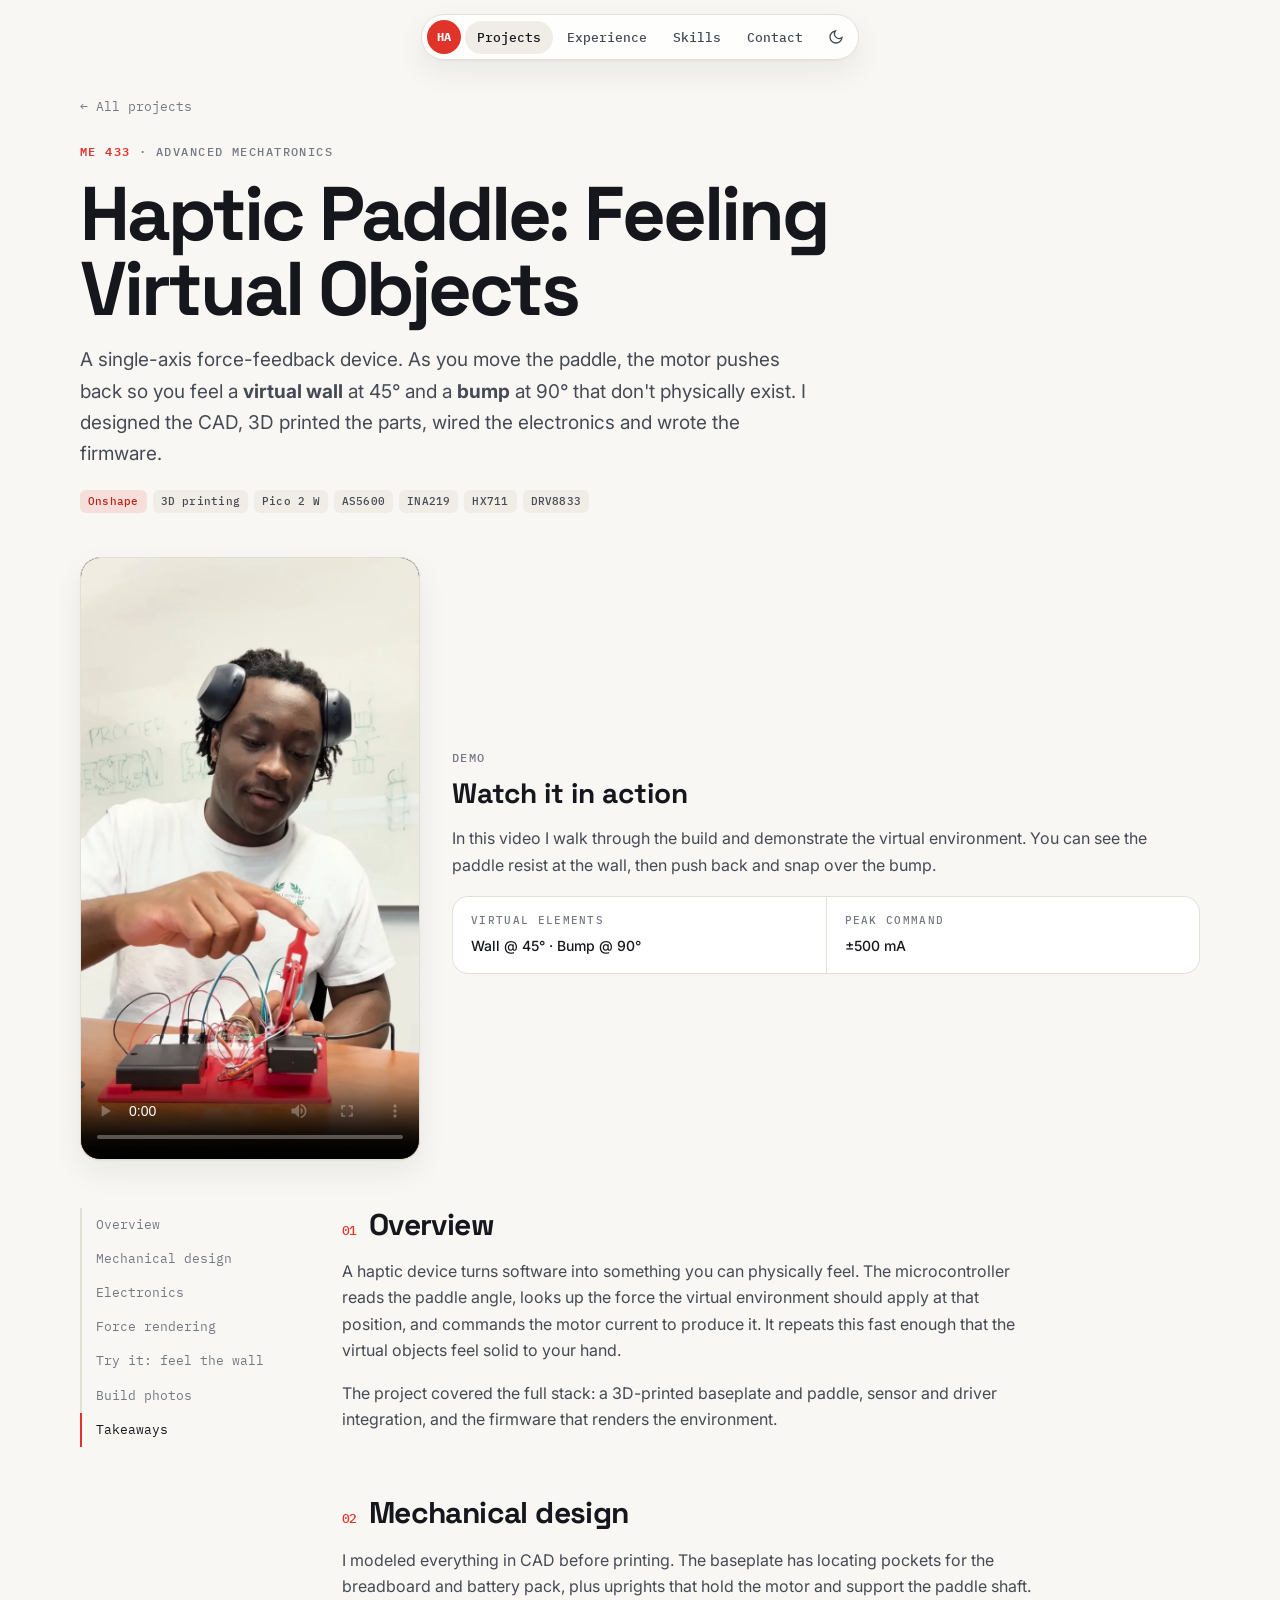
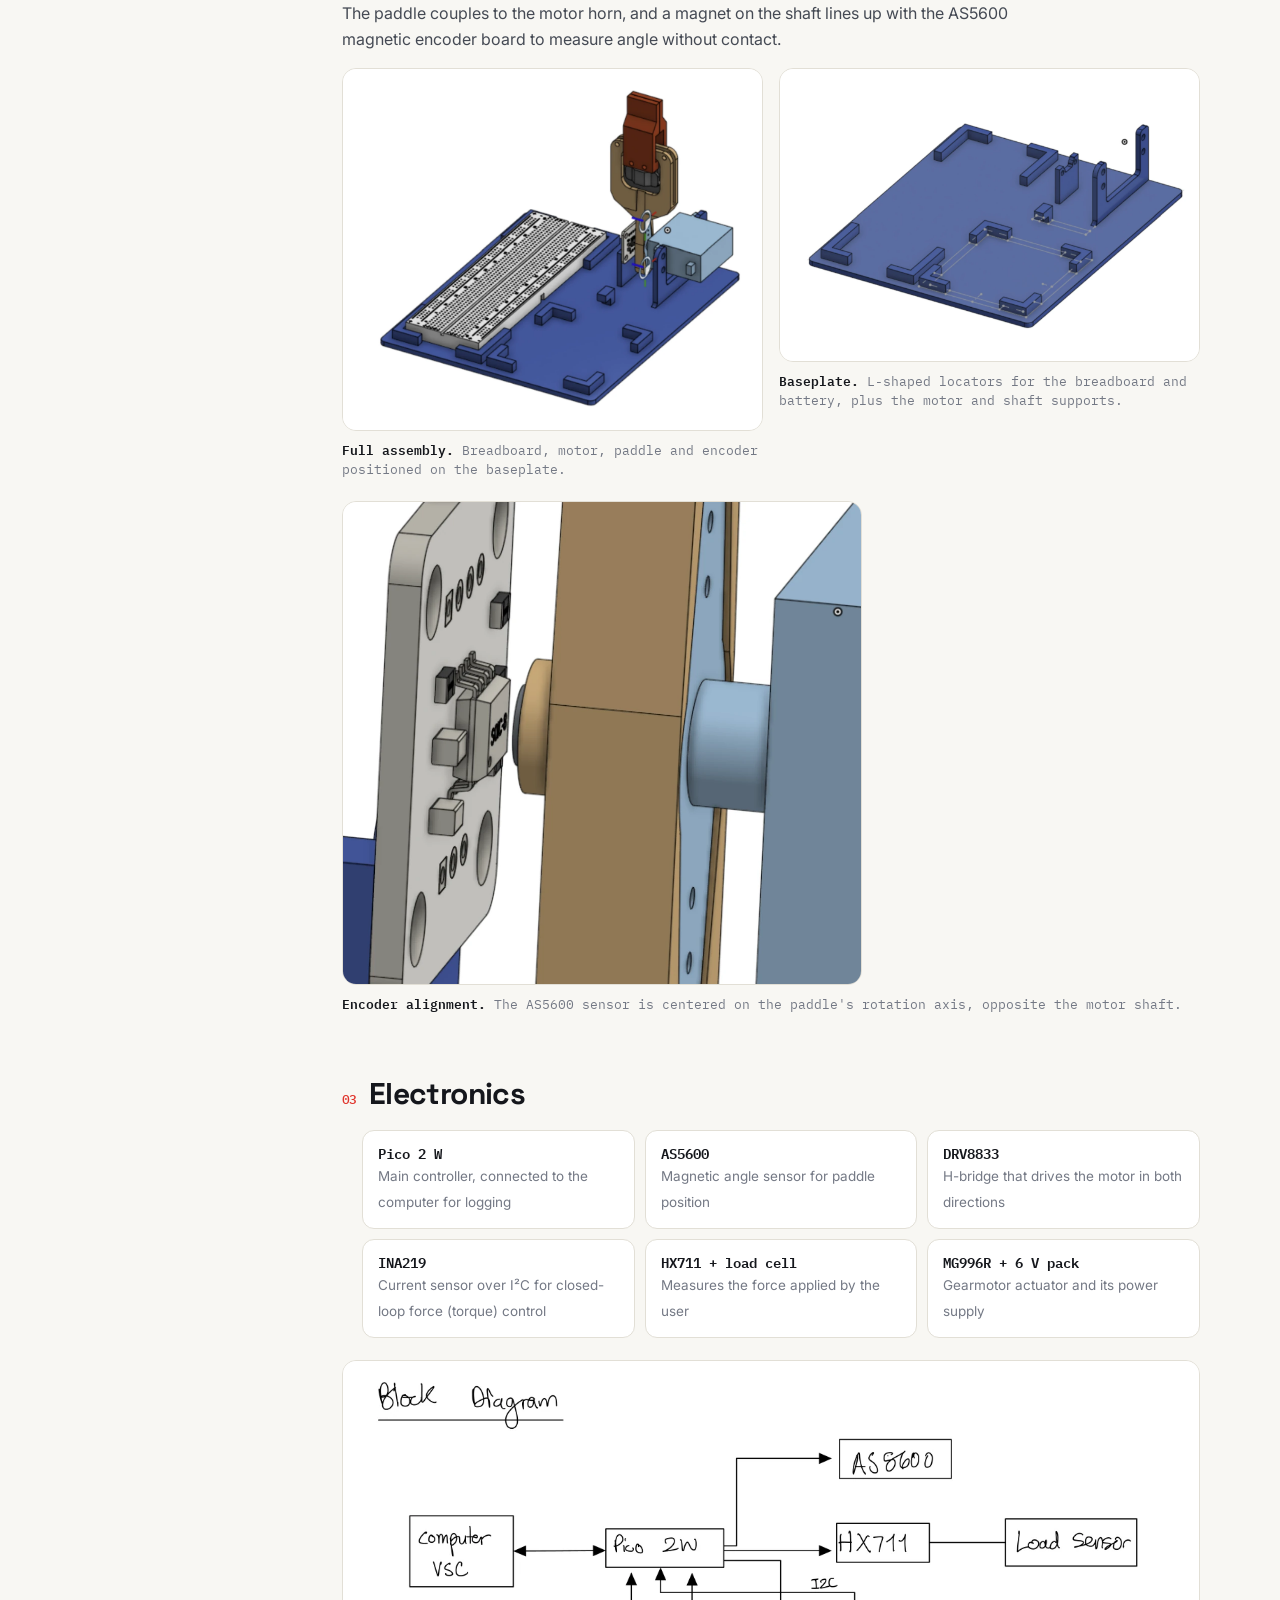
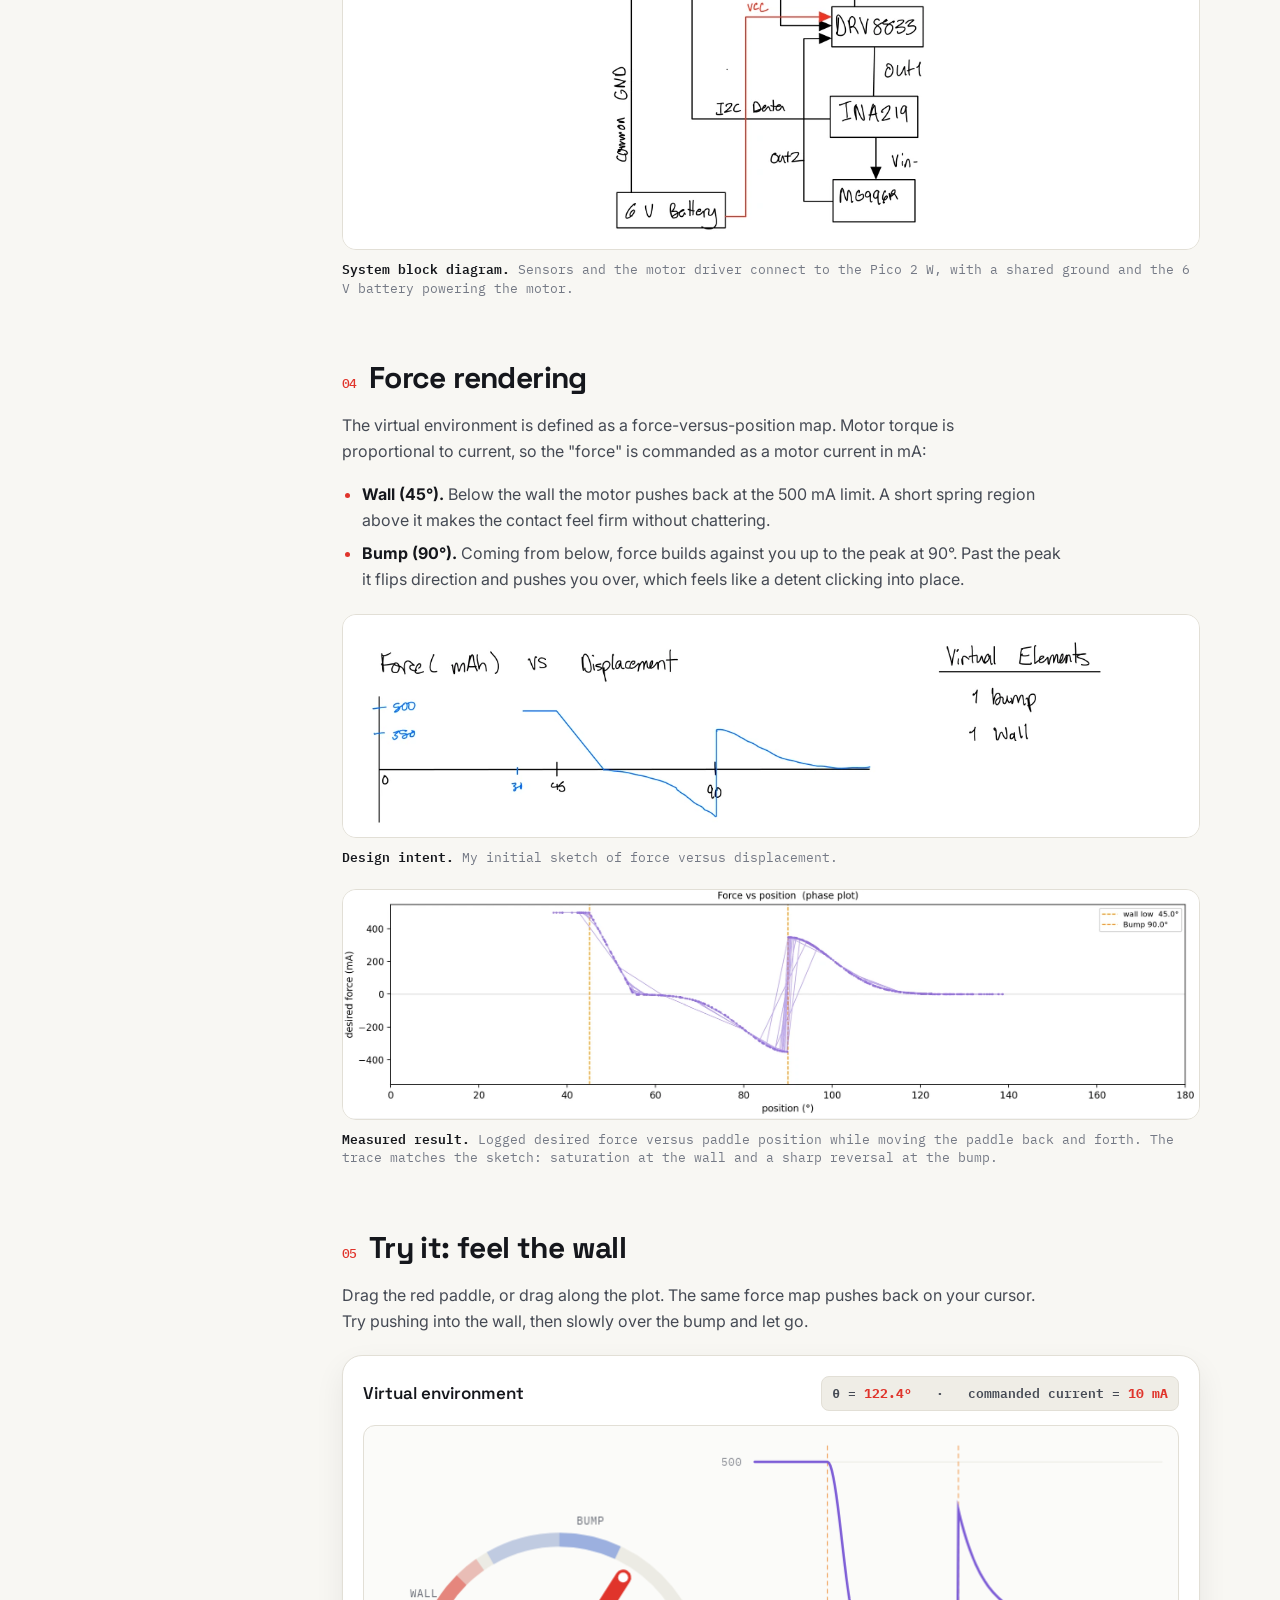
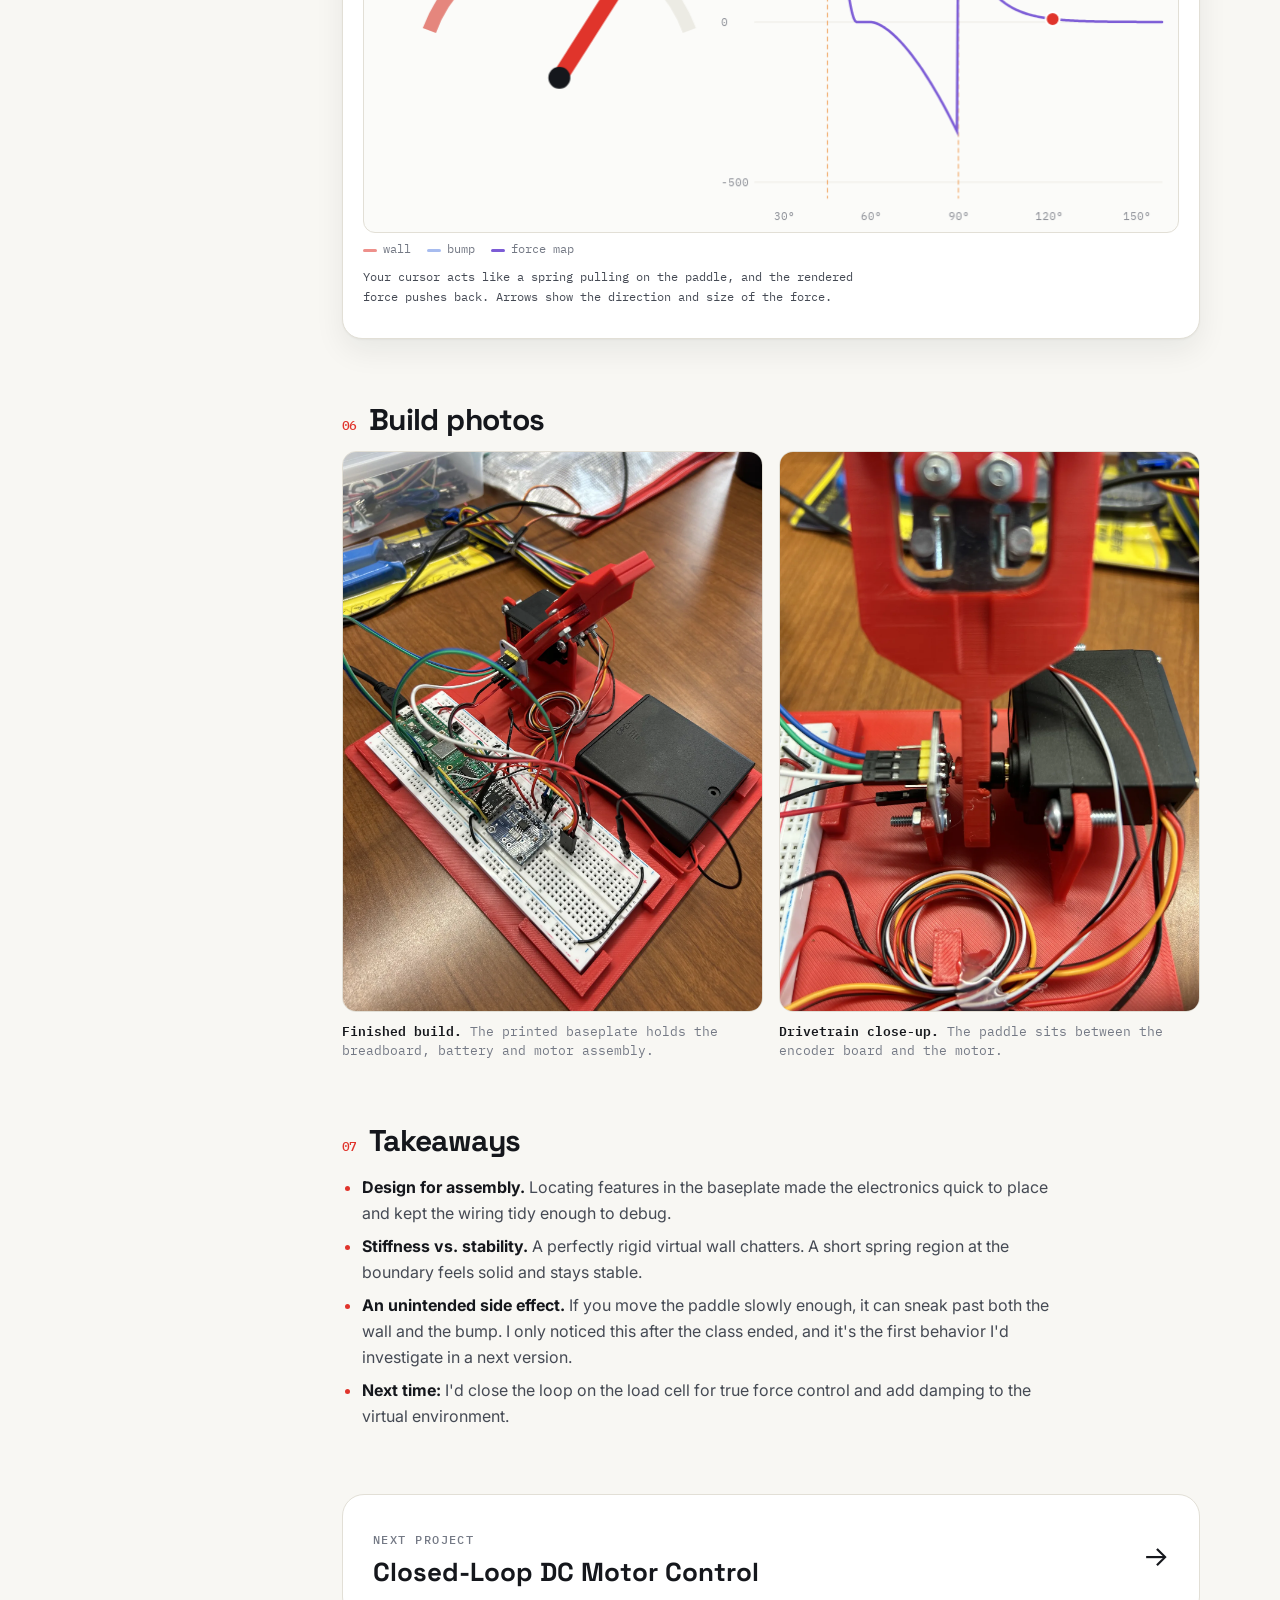
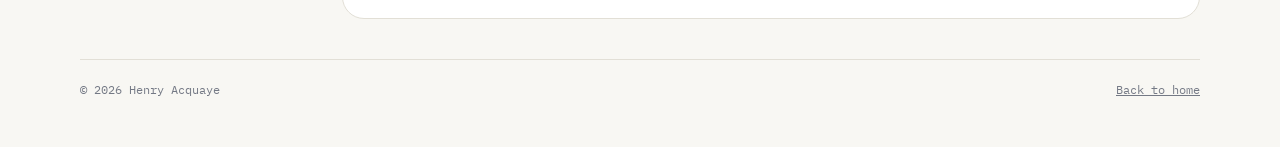
<file: projects/haptic-paddle.html>
<!doctype html>
<html lang="en">
<head>
  <meta charset="utf-8">
  <meta name="viewport" content="width=device-width, initial-scale=1">
  <title>Haptic Paddle — Henry Acquaye</title>
  <meta name="description" content="A 1-DOF force-feedback haptic paddle that renders a virtual wall and bump. CAD, 3D printing, electronics and firmware.">
  <meta property="og:image" content="../assets/projects/haptic-paddle/build-overview.webp">
  <link rel="icon" href="../assets/img/favicon.svg" type="image/svg+xml">
  <script>document.documentElement.dataset.theme = localStorage.getItem('theme-v2') || 'light';</script>
  <link rel="preconnect" href="https://fonts.googleapis.com">
  <link rel="preconnect" href="https://fonts.gstatic.com" crossorigin>
  <link href="https://fonts.googleapis.com/css2?family=IBM+Plex+Mono:wght@400;500;600&family=Inter:wght@400;500;600&family=Space+Grotesk:wght@500;600;700&display=swap" rel="stylesheet">
  <link rel="stylesheet" href="../css/style.css">
</head>
<body>
  <div class="progress" aria-hidden="true"></div>
  <header class="site-header">
    <div class="wrap">
      <a class="logo" href="../" aria-label="Home"><span class="logo-mark">HA</span></a>
      <nav class="nav" aria-label="Main">
        <a href="../#projects" class="active">Projects</a>
        <a href="../#experience">Experience</a>
        <a href="../#skills">Skills</a>
        <a href="../#contact">Contact</a>
      </nav>
      <button class="theme-btn" aria-label="Toggle light / dark theme">
        <svg class="moon" viewBox="0 0 24 24" fill="none" stroke="currentColor" stroke-width="2"><path d="M21 12.8A9 9 0 1 1 11.2 3a7 7 0 0 0 9.8 9.8z"/></svg>
        <svg class="sun" viewBox="0 0 24 24" fill="none" stroke="currentColor" stroke-width="2"><circle cx="12" cy="12" r="4"/><path d="M12 2v2M12 20v2M4.9 4.9l1.4 1.4M17.7 17.7l1.4 1.4M2 12h2M20 12h2M4.9 19.1l1.4-1.4M17.7 6.3l1.4-1.4"/></svg>
      </button>
    </div>
  </header>

  <main class="wrap">
    <div class="crumbs"><a href="../#projects">← All projects</a></div>

    <section class="p-hero reveal">
      <span class="eyebrow"><b>ME 433</b> · Advanced Mechatronics</span>
      <h1>Haptic Paddle: Feeling Virtual Objects</h1>
      <p class="lede">A single-axis force-feedback device. As you move the paddle, the motor pushes back so you feel a <b>virtual wall</b> at 45° and a <b>bump</b> at 90° that don't physically exist. I designed the CAD, 3D printed the parts, wired the electronics and wrote the firmware.</p>
      <div class="chips">
        <span class="chip red">Onshape</span><span class="chip">3D printing</span><span class="chip">Pico 2 W</span>
        <span class="chip">AS5600</span><span class="chip">INA219</span><span class="chip">HX711</span><span class="chip">DRV8833</span>
      </div>
    </section>

    <div class="video-split reveal">
      <video src="../assets/projects/haptic-paddle/demo.mp4" poster="../assets/projects/haptic-paddle/poster.webp" controls playsinline preload="metadata"></video>
      <div>
        <span class="eyebrow">Demo</span>
        <h2 style="font:700 28px/1.15 var(--font-display);margin:8px 0 12px">Watch it in action</h2>
        <p style="color:var(--ink-2)">In this video I walk through the build and demonstrate the virtual environment. You can see the paddle resist at the wall, then push back and snap over the bump.</p>
        <div class="specs" style="margin:18px 0 0">
          <div class="spec"><span class="eyebrow">Virtual elements</span><div>Wall @ 45° · Bump @ 90°</div></div>
          <div class="spec"><span class="eyebrow">Peak command</span><div>±500 mA</div></div>
        </div>
      </div>
    </div>

    <div class="p-layout">
      <nav class="toc" aria-label="On this page">
        <a href="#overview">Overview</a>
        <a href="#design">Mechanical design</a>
        <a href="#electronics">Electronics</a>
        <a href="#rendering">Force rendering</a>
        <a href="#playground">Try it: feel the wall</a>
        <a href="#build">Build photos</a>
        <a href="#takeaways">Takeaways</a>
      </nav>

      <article class="prose">
        <section id="overview" class="reveal">
          <h2><span class="num">01</span>Overview</h2>
          <p>A haptic device turns software into something you can physically feel. The microcontroller reads the paddle angle, looks up the force the virtual environment should apply at that position, and commands the motor current to produce it. It repeats this fast enough that the virtual objects feel solid to your hand.</p>
          <p>The project covered the full stack: a 3D-printed baseplate and paddle, sensor and driver integration, and the firmware that renders the environment.</p>
        </section>

        <section id="design" class="reveal">
          <h2><span class="num">02</span>Mechanical design</h2>
          <p>I modeled everything in CAD before printing. The baseplate has locating pockets for the breadboard and battery pack, plus uprights that hold the motor and support the paddle shaft. The paddle couples to the motor horn, and a magnet on the shaft lines up with the AS5600 magnetic encoder board to measure angle without contact.</p>
          <div class="fig-row">
            <figure class="figure">
              <img class="zoomable" src="../assets/projects/haptic-paddle/cad-assembly.webp" alt="CAD assembly with breadboard, servo, paddle and encoder" loading="lazy">
              <figcaption><b>Full assembly.</b> Breadboard, motor, paddle and encoder positioned on the baseplate.</figcaption>
            </figure>
            <figure class="figure">
              <img class="zoomable" src="../assets/projects/haptic-paddle/cad-baseplate.webp" alt="CAD of the baseplate with locating features and motor mount" loading="lazy">
              <figcaption><b>Baseplate.</b> L-shaped locators for the breadboard and battery, plus the motor and shaft supports.</figcaption>
            </figure>
          </div>
          <figure class="figure">
            <img class="zoomable" src="../assets/projects/haptic-paddle/cad-encoder-detail.webp" alt="CAD close-up of encoder board, paddle and motor shaft alignment" loading="lazy" style="max-width:520px">
            <figcaption><b>Encoder alignment.</b> The AS5600 sensor is centered on the paddle's rotation axis, opposite the motor shaft.</figcaption>
          </figure>
        </section>

        <section id="electronics" class="reveal">
          <h2><span class="num">03</span>Electronics</h2>
          <ul class="hw">
            <li><b>Pico 2 W</b><span>Main controller, connected to the computer for logging</span></li>
            <li><b>AS5600</b><span>Magnetic angle sensor for paddle position</span></li>
            <li><b>DRV8833</b><span>H-bridge that drives the motor in both directions</span></li>
            <li><b>INA219</b><span>Current sensor over I²C for closed-loop force (torque) control</span></li>
            <li><b>HX711 + load cell</b><span>Measures the force applied by the user</span></li>
            <li><b>MG996R + 6 V pack</b><span>Gearmotor actuator and its power supply</span></li>
          </ul>
          <figure class="figure">
            <img class="zoomable" src="../assets/projects/haptic-paddle/block-diagram.webp" alt="System block diagram" loading="lazy">
            <figcaption><b>System block diagram.</b> Sensors and the motor driver connect to the Pico 2 W, with a shared ground and the 6 V battery powering the motor.</figcaption>
          </figure>
        </section>

        <section id="rendering" class="reveal">
          <h2><span class="num">04</span>Force rendering</h2>
          <p>The virtual environment is defined as a force-versus-position map. Motor torque is proportional to current, so the "force" is commanded as a motor current in mA:</p>
          <ul>
            <li><b>Wall (45°).</b> Below the wall the motor pushes back at the 500 mA limit. A short spring region above it makes the contact feel firm without chattering.</li>
            <li><b>Bump (90°).</b> Coming from below, force builds against you up to the peak at 90°. Past the peak it flips direction and pushes you over, which feels like a detent clicking into place.</li>
          </ul>
          <figure class="figure">
            <img class="zoomable" src="../assets/projects/haptic-paddle/force-sketch.webp" alt="Hand sketch of the intended force vs displacement" loading="lazy">
            <figcaption><b>Design intent.</b> My initial sketch of force versus displacement.</figcaption>
          </figure>
          <figure class="figure">
            <img class="zoomable" src="../assets/projects/haptic-paddle/force-position.webp" alt="Measured phase plot of desired force vs paddle position" loading="lazy">
            <figcaption><b>Measured result.</b> Logged desired force versus paddle position while moving the paddle back and forth. The trace matches the sketch: saturation at the wall and a sharp reversal at the bump.</figcaption>
          </figure>
        </section>

        <section id="playground" class="reveal">
          <h2><span class="num">05</span>Try it: feel the wall</h2>
          <p>Drag the red paddle, or drag along the plot. The same force map pushes back on your cursor. Try pushing into the wall, then slowly over the bump and let go.</p>
          <div class="demo">
            <div class="demo-top">
              <h3>Virtual environment</h3>
              <span class="score" id="haptic-readout">—</span>
            </div>
            <canvas id="haptic-canvas" width="800" height="400" aria-label="Interactive paddle and force-position plot"></canvas>
            <div class="legend"><span><i style="background:rgba(224,52,43,.55)"></i>wall</span><span><i style="background:rgba(36,87,214,.4)"></i>bump</span><span><i style="background:#7c5cd6"></i>force map</span></div>
            <p class="note">Your cursor acts like a spring pulling on the paddle, and the rendered force pushes back. Arrows show the direction and size of the force.</p>
          </div>
        </section>

        <section id="build" class="reveal">
          <h2><span class="num">06</span>Build photos</h2>
          <div class="fig-row">
            <figure class="figure">
              <img class="zoomable" src="../assets/projects/haptic-paddle/build-overview.webp" alt="Finished haptic paddle build on a desk" loading="lazy">
              <figcaption><b>Finished build.</b> The printed baseplate holds the breadboard, battery and motor assembly.</figcaption>
            </figure>
            <figure class="figure">
              <img class="zoomable" src="../assets/projects/haptic-paddle/build-detail.webp" alt="Close-up of the paddle, encoder board and motor" loading="lazy">
              <figcaption><b>Drivetrain close-up.</b> The paddle sits between the encoder board and the motor.</figcaption>
            </figure>
          </div>
        </section>

        <section id="takeaways" class="reveal">
          <h2><span class="num">07</span>Takeaways</h2>
          <ul>
            <li><b>Design for assembly.</b> Locating features in the baseplate made the electronics quick to place and kept the wiring tidy enough to debug.</li>
            <li><b>Stiffness vs. stability.</b> A perfectly rigid virtual wall chatters. A short spring region at the boundary feels solid and stays stable.</li>
            <li><b>An unintended side effect.</b> If you move the paddle slowly enough, it can sneak past both the wall and the bump. I only noticed this after the class ended, and it's the first behavior I'd investigate in a next version.</li>
            <li><b>Next time:</b> I'd close the loop on the load cell for true force control and add damping to the virtual environment.</li>
          </ul>
        </section>

        <a class="next" href="motor-control.html">
          <div><span class="eyebrow">Next project</span><strong>Closed-Loop DC Motor Control</strong></div>
          <span class="arrow">→</span>
        </a>
      </article>
    </div>
  </main>

  <footer class="site-footer"><div class="wrap"><span>© <span data-year></span> Henry Acquaye</span><a href="../">Back to home</a></div></footer>
  <button class="to-top" aria-label="Back to top"><svg width="20" height="20" viewBox="0 0 24 24" fill="none" stroke="currentColor" stroke-width="1.8" stroke-linejoin="round"><path d="M12 2c3 2.5 4.5 6 4.5 10v4h-9v-4C7.500 8 9 4.500 12 2z"/><path d="M7.500 13 4 17v3l3.500-2M16.500 13 20 17v3l-3.500-2M10 19.500 12 22l2-2.500"/><circle cx="12" cy="9.500" r="1.600"/></svg></button>
  <script src="../js/main.js"></script>
  <script src="../js/haptic-sim.js"></script>
</body>
</html>
</file>
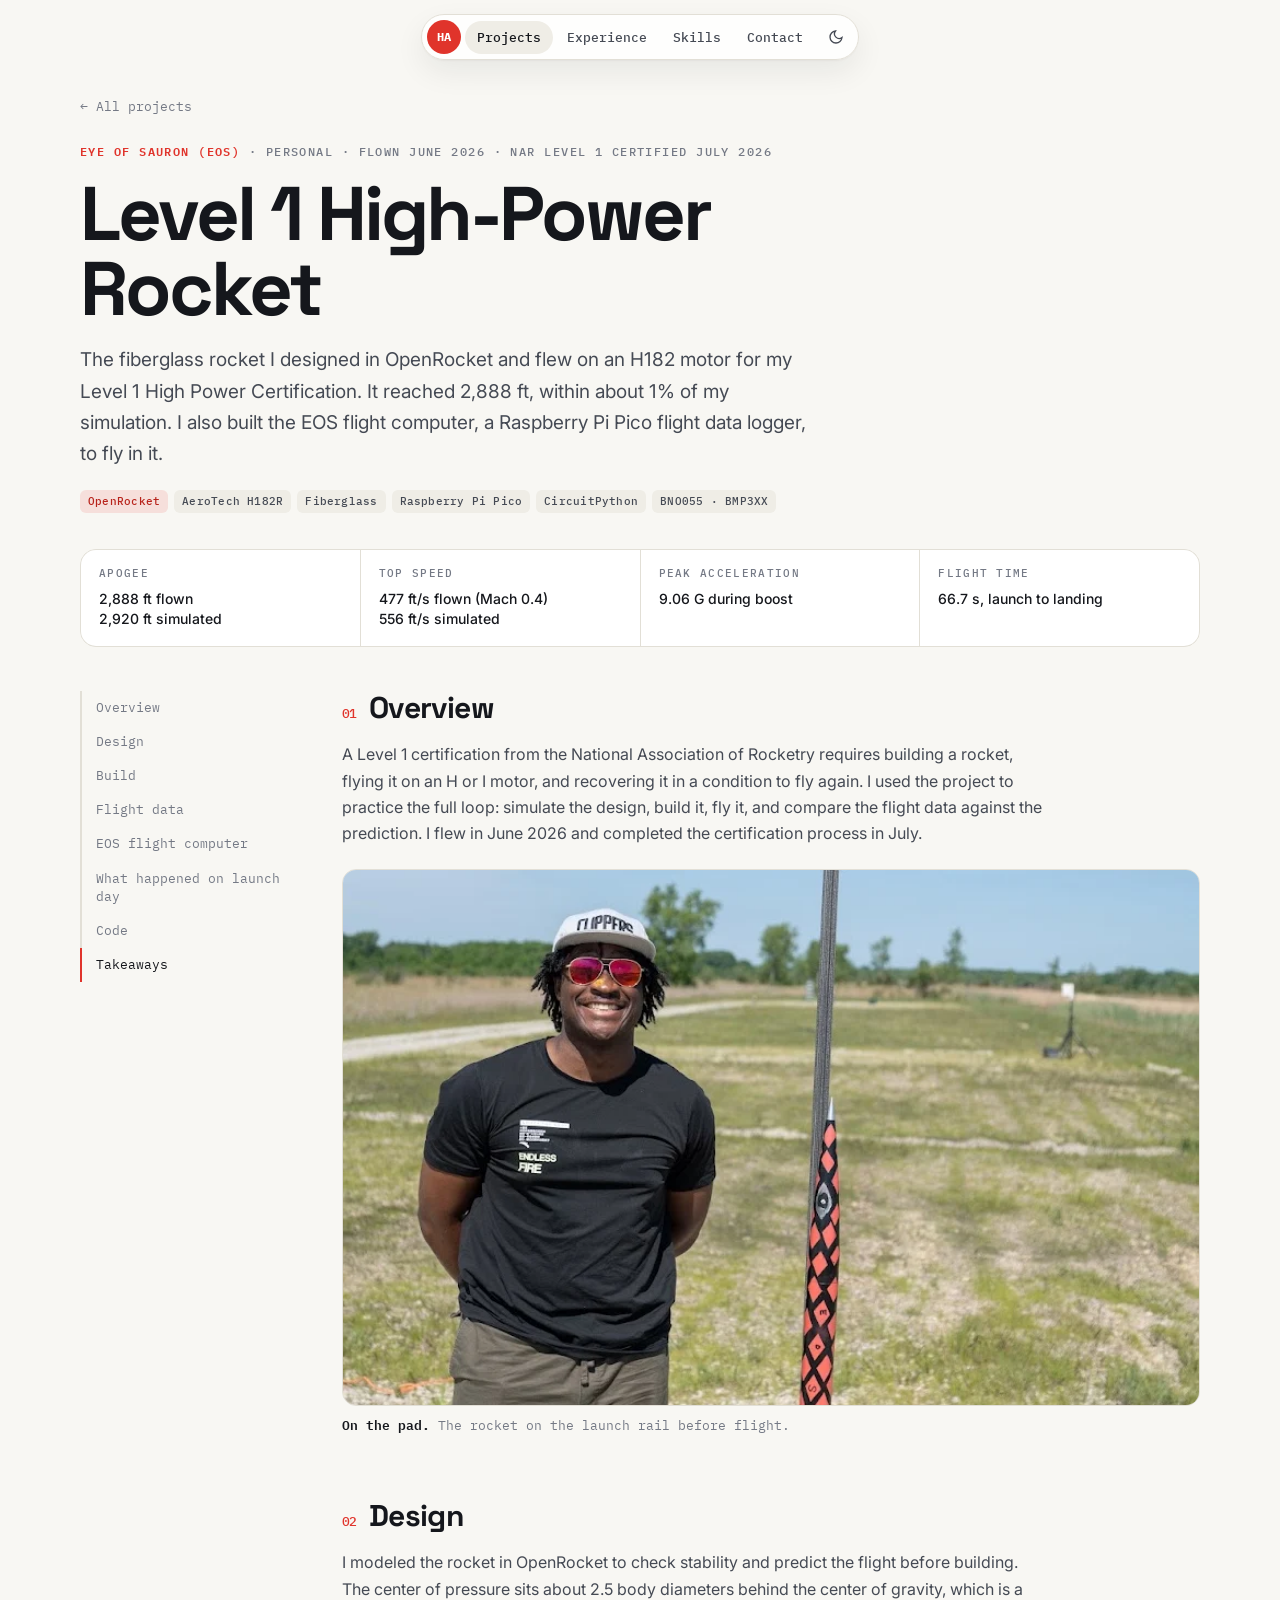
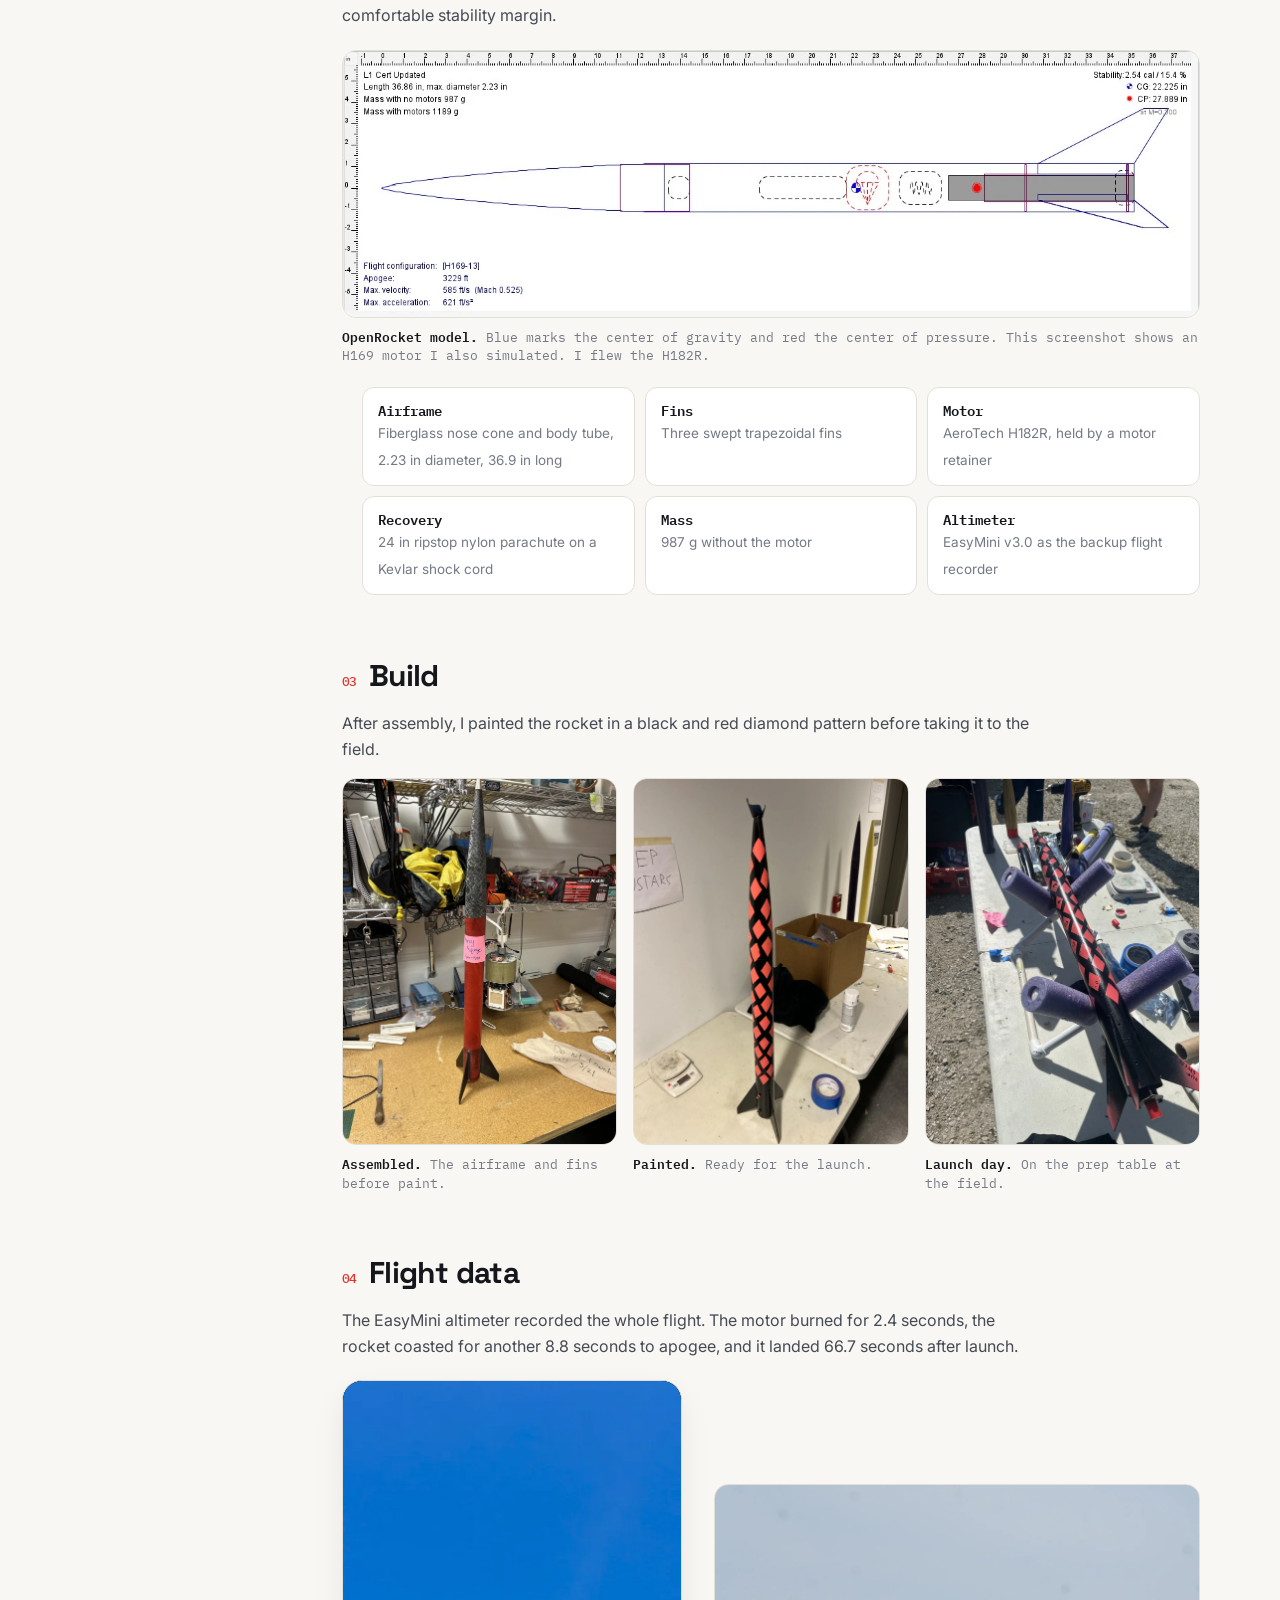
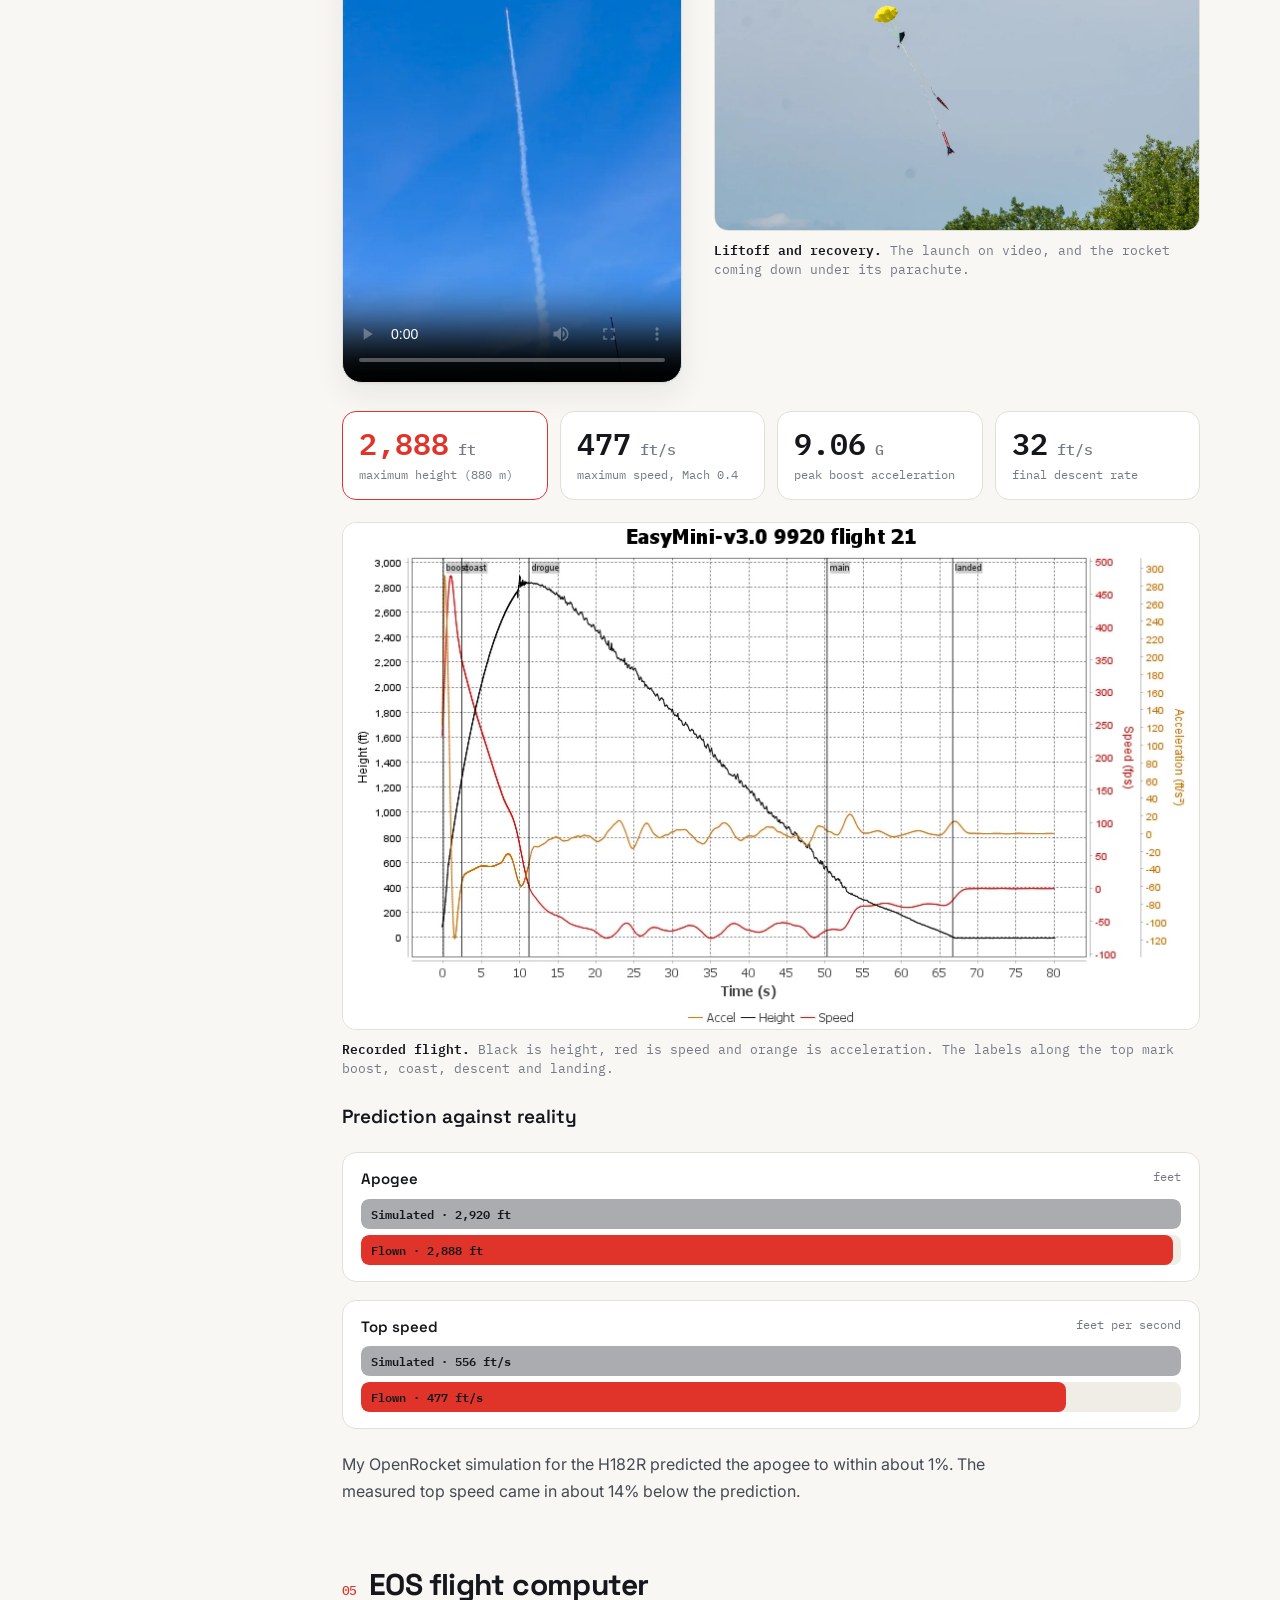
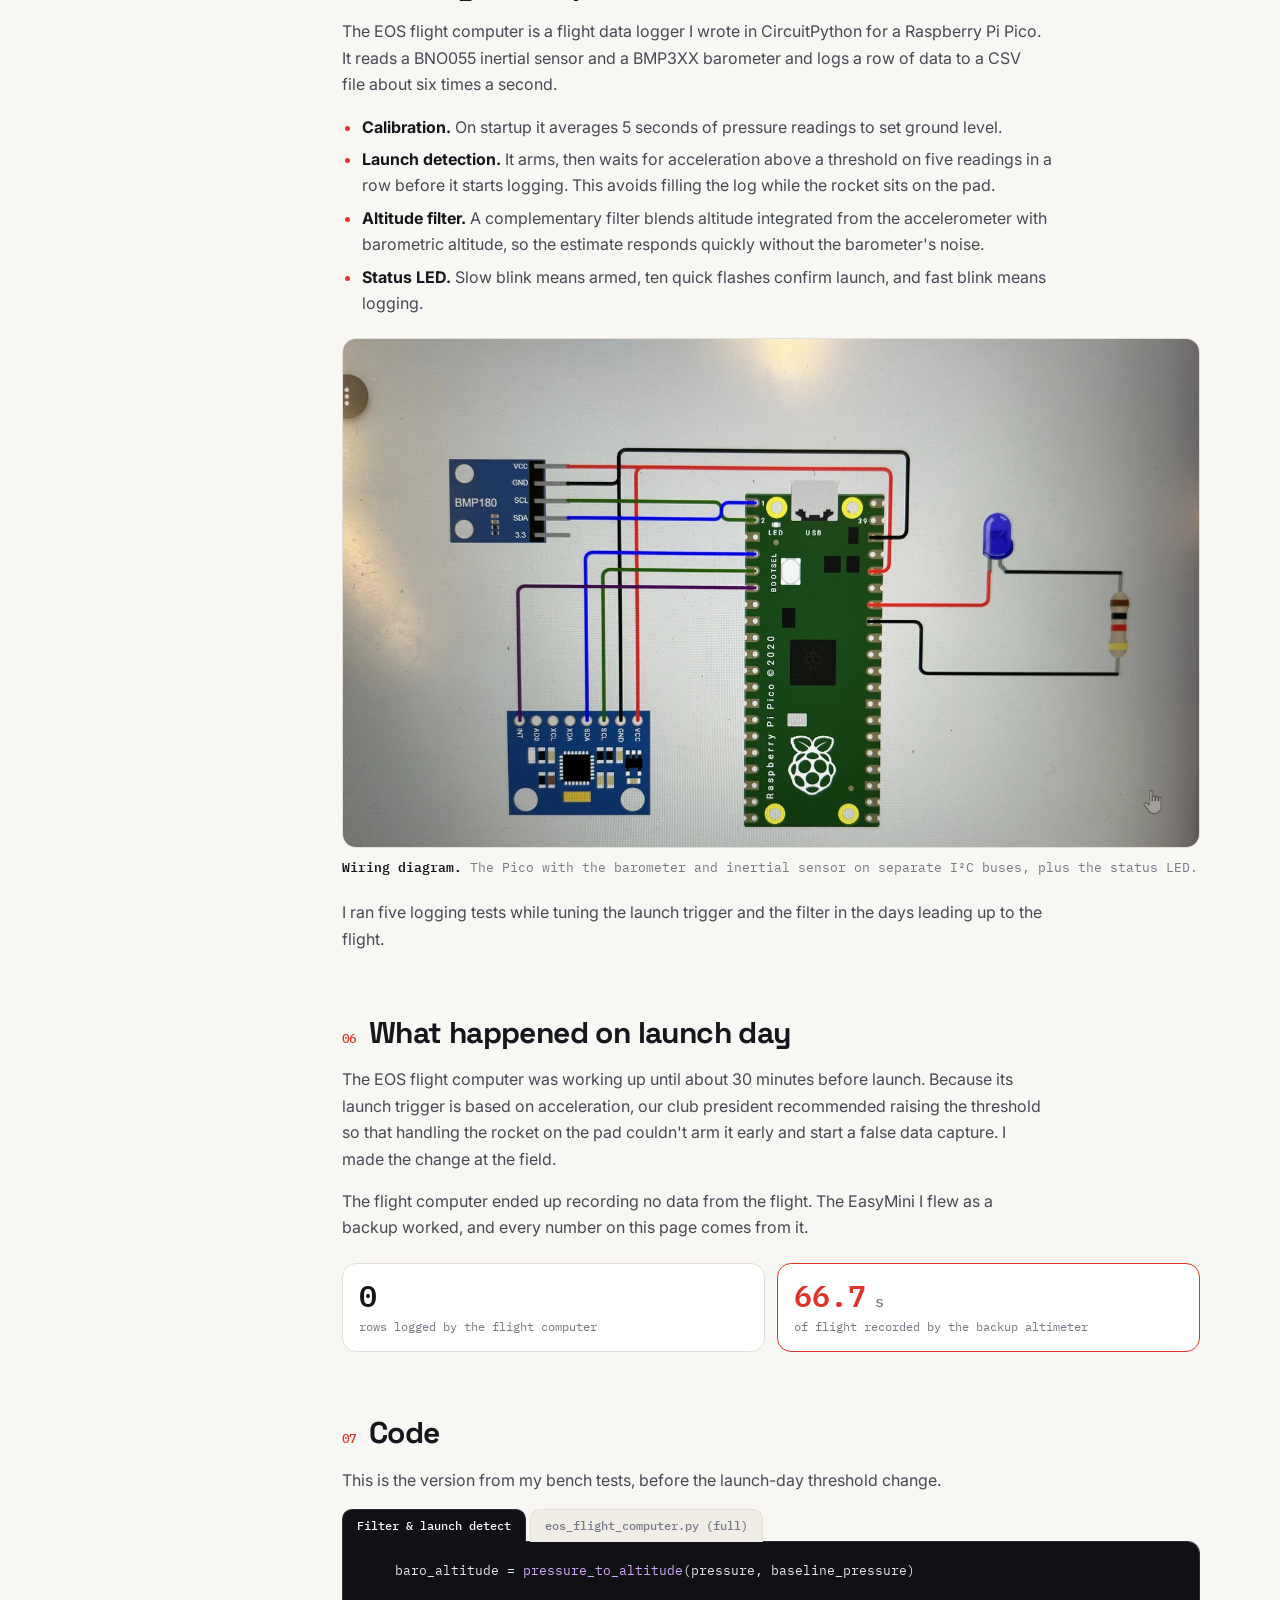
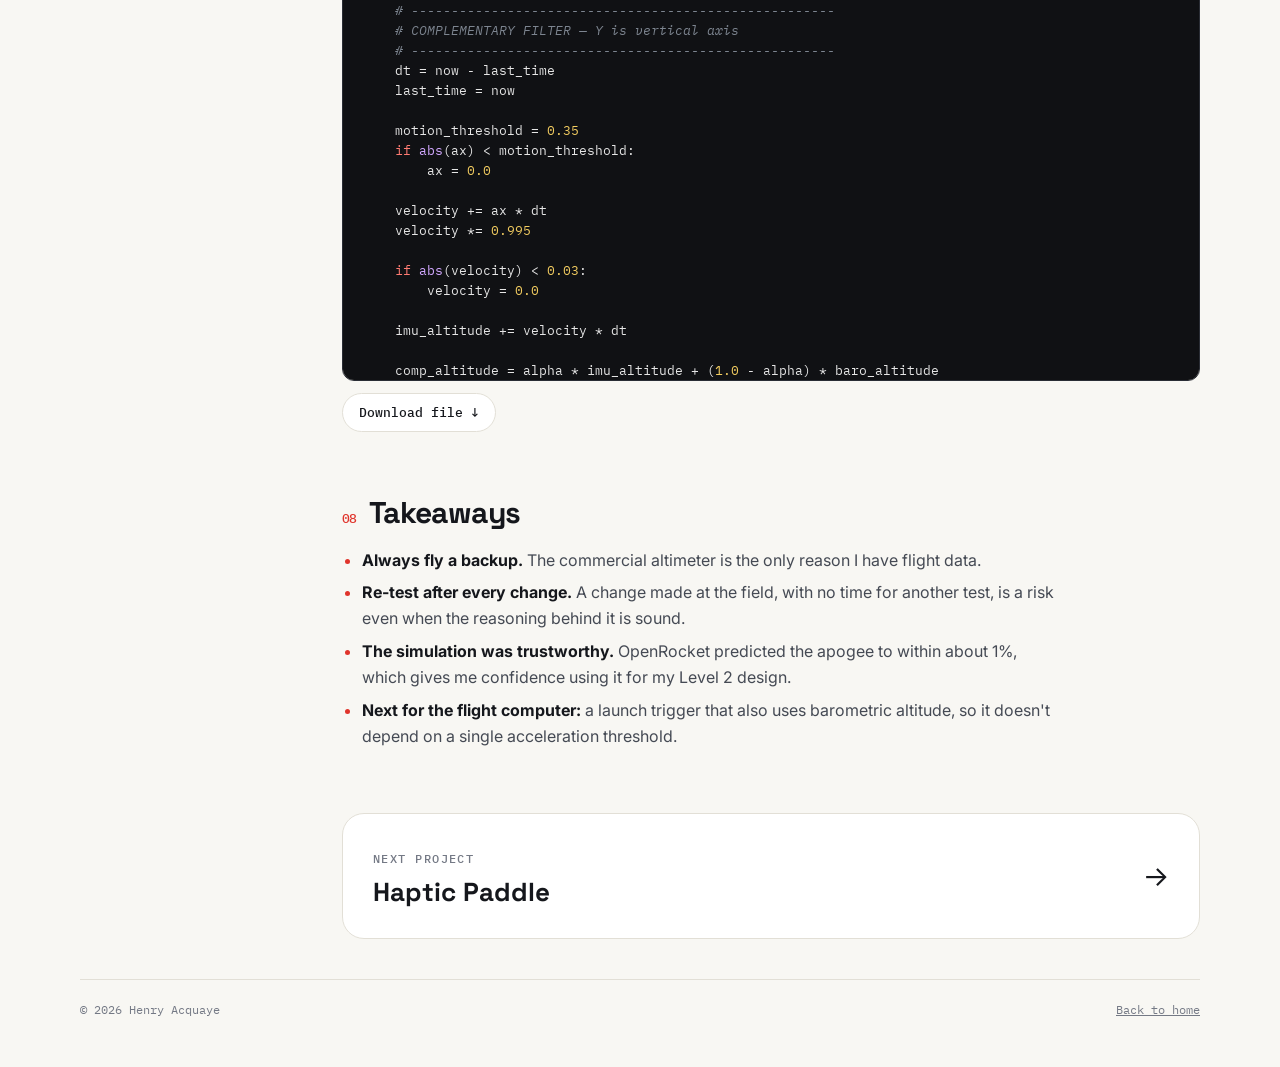
<file: projects/l1-rocket.html>
<!doctype html>
<html lang="en">
<head>
  <meta charset="utf-8">
  <meta name="viewport" content="width=device-width, initial-scale=1">
  <title>Level 1 High-Power Rocket — Henry Acquaye</title>
  <meta name="description" content="My NAR Level 1 certification rocket: OpenRocket design, flight data from a 2,888 ft flight, and the EOS flight computer, a Raspberry Pi Pico flight data logger.">
  <meta property="og:image" content="https://henryacquaye.me/assets/projects/l1-rocket/cover.webp">
  <link rel="icon" href="../assets/img/favicon.svg" type="image/svg+xml">
  <script>document.documentElement.dataset.theme = localStorage.getItem('theme-v2') || 'light';</script>
  <link rel="preconnect" href="https://fonts.googleapis.com">
  <link rel="preconnect" href="https://fonts.gstatic.com" crossorigin>
  <link href="https://fonts.googleapis.com/css2?family=IBM+Plex+Mono:wght@400;500;600&family=Inter:wght@400;500;600&family=Space+Grotesk:wght@500;600;700&display=swap" rel="stylesheet">
  <link rel="stylesheet" href="../css/style.css">
</head>
<body>
  <div class="progress" aria-hidden="true"></div>
  <header class="site-header">
    <div class="wrap">
      <a class="logo" href="../" aria-label="Home"><span class="logo-mark">HA</span></a>
      <nav class="nav" aria-label="Main">
        <a href="../#projects" class="active">Projects</a>
        <a href="../#experience">Experience</a>
        <a href="../#skills">Skills</a>
        <a href="../#contact">Contact</a>
      </nav>
      <button class="theme-btn" aria-label="Toggle light / dark theme">
        <svg class="moon" viewBox="0 0 24 24" fill="none" stroke="currentColor" stroke-width="2"><path d="M21 12.8A9 9 0 1 1 11.2 3a7 7 0 0 0 9.8 9.8z"/></svg>
        <svg class="sun" viewBox="0 0 24 24" fill="none" stroke="currentColor" stroke-width="2"><circle cx="12" cy="12" r="4"/><path d="M12 2v2M12 20v2M4.9 4.9l1.4 1.4M17.7 17.7l1.4 1.4M2 12h2M20 12h2M4.9 19.1l1.4-1.4M17.7 6.3l1.4-1.4"/></svg>
      </button>
    </div>
  </header>

  <main class="wrap">
    <div class="crumbs"><a href="../#projects">← All projects</a></div>

    <section class="p-hero reveal">
      <span class="eyebrow"><b>Eye of Sauron (EOS)</b> · Personal · Flown June 2026 · NAR Level 1 certified July 2026</span>
      <h1>Level 1 High-Power Rocket</h1>
      <p class="lede">The fiberglass rocket I designed in OpenRocket and flew on an H182 motor for my Level 1 High Power Certification. It reached 2,888 ft, within about 1% of my simulation. I also built the EOS flight computer, a Raspberry Pi Pico flight data logger, to fly in it.</p>
      <div class="chips">
        <span class="chip red">OpenRocket</span><span class="chip">AeroTech H182R</span><span class="chip">Fiberglass</span>
        <span class="chip">Raspberry Pi Pico</span><span class="chip">CircuitPython</span><span class="chip">BNO055 · BMP3XX</span>
      </div>
    </section>

    <div class="specs reveal">
      <div class="spec"><span class="eyebrow">Apogee</span><div>2,888 ft flown<br>2,920 ft simulated</div></div>
      <div class="spec"><span class="eyebrow">Top speed</span><div>477 ft/s flown (Mach 0.4)<br>556 ft/s simulated</div></div>
      <div class="spec"><span class="eyebrow">Peak acceleration</span><div>9.06 G during boost</div></div>
      <div class="spec"><span class="eyebrow">Flight time</span><div>66.7 s, launch to landing</div></div>
    </div>

    <div class="p-layout">
      <nav class="toc" aria-label="On this page">
        <a href="#overview">Overview</a>
        <a href="#design">Design</a>
        <a href="#build">Build</a>
        <a href="#flight">Flight data</a>
        <a href="#eos">EOS flight computer</a>
        <a href="#launchday">What happened on launch day</a>
        <a href="#code">Code</a>
        <a href="#takeaways">Takeaways</a>
      </nav>

      <article class="prose">
        <section id="overview" class="reveal">
          <h2><span class="num">01</span>Overview</h2>
          <p>A Level 1 certification from the National Association of Rocketry requires building a rocket, flying it on an H or I motor, and recovering it in a condition to fly again. I used the project to practice the full loop: simulate the design, build it, fly it, and compare the flight data against the prediction. I flew in June 2026 and completed the certification process in July.</p>
          <figure class="figure">
            <img class="zoomable" src="../assets/projects/l1-rocket/cover.webp" alt="Henry standing next to the rocket on the launch rail" loading="lazy">
            <figcaption><b>On the pad.</b> The rocket on the launch rail before flight.</figcaption>
          </figure>
        </section>

        <section id="design" class="reveal">
          <h2><span class="num">02</span>Design</h2>
          <p>I modeled the rocket in OpenRocket to check stability and predict the flight before building. The center of pressure sits about 2.5 body diameters behind the center of gravity, which is a comfortable stability margin.</p>
          <figure class="figure">
            <img class="zoomable" src="../assets/projects/l1-rocket/openrocket.webp" alt="OpenRocket side view of the rocket with CG and CP marked" loading="lazy">
            <figcaption><b>OpenRocket model.</b> Blue marks the center of gravity and red the center of pressure. This screenshot shows an H169 motor I also simulated. I flew the H182R.</figcaption>
          </figure>
          <ul class="hw">
            <li><b>Airframe</b><span>Fiberglass nose cone and body tube, 2.23 in diameter, 36.9 in long</span></li>
            <li><b>Fins</b><span>Three swept trapezoidal fins</span></li>
            <li><b>Motor</b><span>AeroTech H182R, held by a motor retainer</span></li>
            <li><b>Recovery</b><span>24 in ripstop nylon parachute on a Kevlar shock cord</span></li>
            <li><b>Mass</b><span>987 g without the motor</span></li>
            <li><b>Altimeter</b><span>EasyMini v3.0 as the backup flight recorder</span></li>
          </ul>
        </section>

        <section id="build" class="reveal">
          <h2><span class="num">03</span>Build</h2>
          <p>After assembly, I painted the rocket in a black and red diamond pattern before taking it to the field.</p>
          <div class="fig-row">
            <figure class="figure">
              <img class="zoomable" src="../assets/projects/l1-rocket/build-unpainted.webp" alt="Unpainted rocket standing on a workbench" loading="lazy">
              <figcaption><b>Assembled.</b> The airframe and fins before paint.</figcaption>
            </figure>
            <figure class="figure">
              <img class="zoomable" src="../assets/projects/l1-rocket/build-painted.webp" alt="Rocket painted black with red diamonds" loading="lazy">
              <figcaption><b>Painted.</b> Ready for the launch.</figcaption>
            </figure>
            <figure class="figure">
              <img class="zoomable" src="../assets/projects/l1-rocket/field-prep.webp" alt="Rocket resting on a foam cradle on a table at the launch field" loading="lazy">
              <figcaption><b>Launch day.</b> On the prep table at the field.</figcaption>
            </figure>
          </div>
        </section>

        <section id="flight" class="reveal">
          <h2><span class="num">04</span>Flight data</h2>
          <p>The EasyMini altimeter recorded the whole flight. The motor burned for 2.4 seconds, the rocket coasted for another 8.8 seconds to apogee, and it landed 66.7 seconds after launch.</p>
          <div class="video-split" style="margin:20px 0 28px">
            <video src="../assets/projects/l1-rocket/launch.mp4" poster="../assets/projects/l1-rocket/launch-poster.webp" controls playsinline preload="metadata"></video>
            <figure class="figure" style="margin:0">
              <img class="zoomable" src="../assets/projects/l1-rocket/descent.webp" alt="Rocket descending under a yellow parachute" loading="lazy">
              <figcaption><b>Liftoff and recovery.</b> The launch on video, and the rocket coming down under its parachute.</figcaption>
            </figure>
          </div>
          <div class="callouts">
            <div class="callout good"><b>2,888<small> ft</small></b><span>maximum height (880 m)</span></div>
            <div class="callout"><b>477<small> ft/s</small></b><span>maximum speed, Mach 0.4</span></div>
            <div class="callout"><b>9.06<small> G</small></b><span>peak boost acceleration</span></div>
            <div class="callout"><b>32<small> ft/s</small></b><span>final descent rate</span></div>
          </div>
          <figure class="figure">
            <img class="zoomable" src="../assets/projects/l1-rocket/flight-data.webp" alt="Altimeter plot of height, speed and acceleration against time" loading="lazy">
            <figcaption><b>Recorded flight.</b> Black is height, red is speed and orange is acceleration. The labels along the top mark boost, coast, descent and landing.</figcaption>
          </figure>
          <h3>Prediction against reality</h3>
          <div class="results">
            <div class="result">
              <div class="result-head"><b>Apogee</b><span>feet</span></div>
              <div class="bar"><i style="width:100%" class="old"></i><em>Simulated · 2,920 ft</em></div>
              <div class="bar"><i style="width:99%"></i><em>Flown · 2,888 ft</em></div>
            </div>
            <div class="result">
              <div class="result-head"><b>Top speed</b><span>feet per second</span></div>
              <div class="bar"><i style="width:100%" class="old"></i><em>Simulated · 556 ft/s</em></div>
              <div class="bar"><i style="width:86%"></i><em>Flown · 477 ft/s</em></div>
            </div>
          </div>
          <p>My OpenRocket simulation for the H182R predicted the apogee to within about 1%. The measured top speed came in about 14% below the prediction.</p>
        </section>

        <section id="eos" class="reveal">
          <h2><span class="num">05</span>EOS flight computer</h2>
          <p>The EOS flight computer is a flight data logger I wrote in CircuitPython for a Raspberry Pi Pico. It reads a BNO055 inertial sensor and a BMP3XX barometer and logs a row of data to a CSV file about six times a second.</p>
          <ul>
            <li><b>Calibration.</b> On startup it averages 5 seconds of pressure readings to set ground level.</li>
            <li><b>Launch detection.</b> It arms, then waits for acceleration above a threshold on five readings in a row before it starts logging. This avoids filling the log while the rocket sits on the pad.</li>
            <li><b>Altitude filter.</b> A complementary filter blends altitude integrated from the accelerometer with barometric altitude, so the estimate responds quickly without the barometer's noise.</li>
            <li><b>Status LED.</b> Slow blink means armed, ten quick flashes confirm launch, and fast blink means logging.</li>
          </ul>
          <figure class="figure">
            <img class="zoomable" src="../assets/projects/l1-rocket/eos-wiring.webp" alt="Wiring diagram: Raspberry Pi Pico connected to a barometer, an inertial sensor and a status LED" loading="lazy">
            <figcaption><b>Wiring diagram.</b> The Pico with the barometer and inertial sensor on separate I²C buses, plus the status LED.</figcaption>
          </figure>
          <p>I ran five logging tests while tuning the launch trigger and the filter in the days leading up to the flight.</p>
        </section>

        <section id="launchday" class="reveal">
          <h2><span class="num">06</span>What happened on launch day</h2>
          <p>The EOS flight computer was working up until about 30 minutes before launch. Because its launch trigger is based on acceleration, our club president recommended raising the threshold so that handling the rocket on the pad couldn't arm it early and start a false data capture. I made the change at the field.</p>
          <p>The flight computer ended up recording no data from the flight. The EasyMini I flew as a backup worked, and every number on this page comes from it.</p>
          <div class="callouts">
            <div class="callout"><b>0</b><span>rows logged by the flight computer</span></div>
            <div class="callout good"><b>66.7<small> s</small></b><span>of flight recorded by the backup altimeter</span></div>
          </div>
        </section>

        <section id="code" class="reveal">
          <h2><span class="num">07</span>Code</h2>
          <p>This is the version from my bench tests, before the launch-day threshold change.</p>
          <div data-code-viewer>
            <div class="code-tabs">
              <button class="code-tab" data-src="../files/eos_flight_computer.py" data-from="179" data-to="225">Filter &amp; launch detect</button>
              <button class="code-tab" data-src="../files/eos_flight_computer.py">eos_flight_computer.py (full)</button>
            </div>
            <pre class="code">Loading…</pre>
            <div class="code-actions"><a class="btn" data-download href="#">Download file ↓</a></div>
          </div>
        </section>

        <section id="takeaways" class="reveal">
          <h2><span class="num">08</span>Takeaways</h2>
          <ul>
            <li><b>Always fly a backup.</b> The commercial altimeter is the only reason I have flight data.</li>
            <li><b>Re-test after every change.</b> A change made at the field, with no time for another test, is a risk even when the reasoning behind it is sound.</li>
            <li><b>The simulation was trustworthy.</b> OpenRocket predicted the apogee to within about 1%, which gives me confidence using it for my Level 2 design.</li>
            <li><b>Next for the flight computer:</b> a launch trigger that also uses barometric altitude, so it doesn't depend on a single acceleration threshold.</li>
          </ul>
        </section>

        <a class="next" href="haptic-paddle.html">
          <div><span class="eyebrow">Next project</span><strong>Haptic Paddle</strong></div>
          <span class="arrow">→</span>
        </a>
      </article>
    </div>
  </main>

  <footer class="site-footer"><div class="wrap"><span>© <span data-year></span> Henry Acquaye</span><a href="../">Back to home</a></div></footer>
  <button class="to-top" aria-label="Back to top"><svg width="20" height="20" viewBox="0 0 24 24" fill="none" stroke="currentColor" stroke-width="1.8" stroke-linejoin="round"><path d="M12 2c3 2.5 4.5 6 4.5 10v4h-9v-4C7.5 8 9 4.5 12 2z"/><path d="M7.5 13 4 17v3l3.5-2M16.5 13 20 17v3l-3.5-2M10 19.5 12 22l2-2.5"/><circle cx="12" cy="9.5" r="1.6"/></svg></button>
  <script src="../js/main.js"></script>
</body>
</html>
</file>
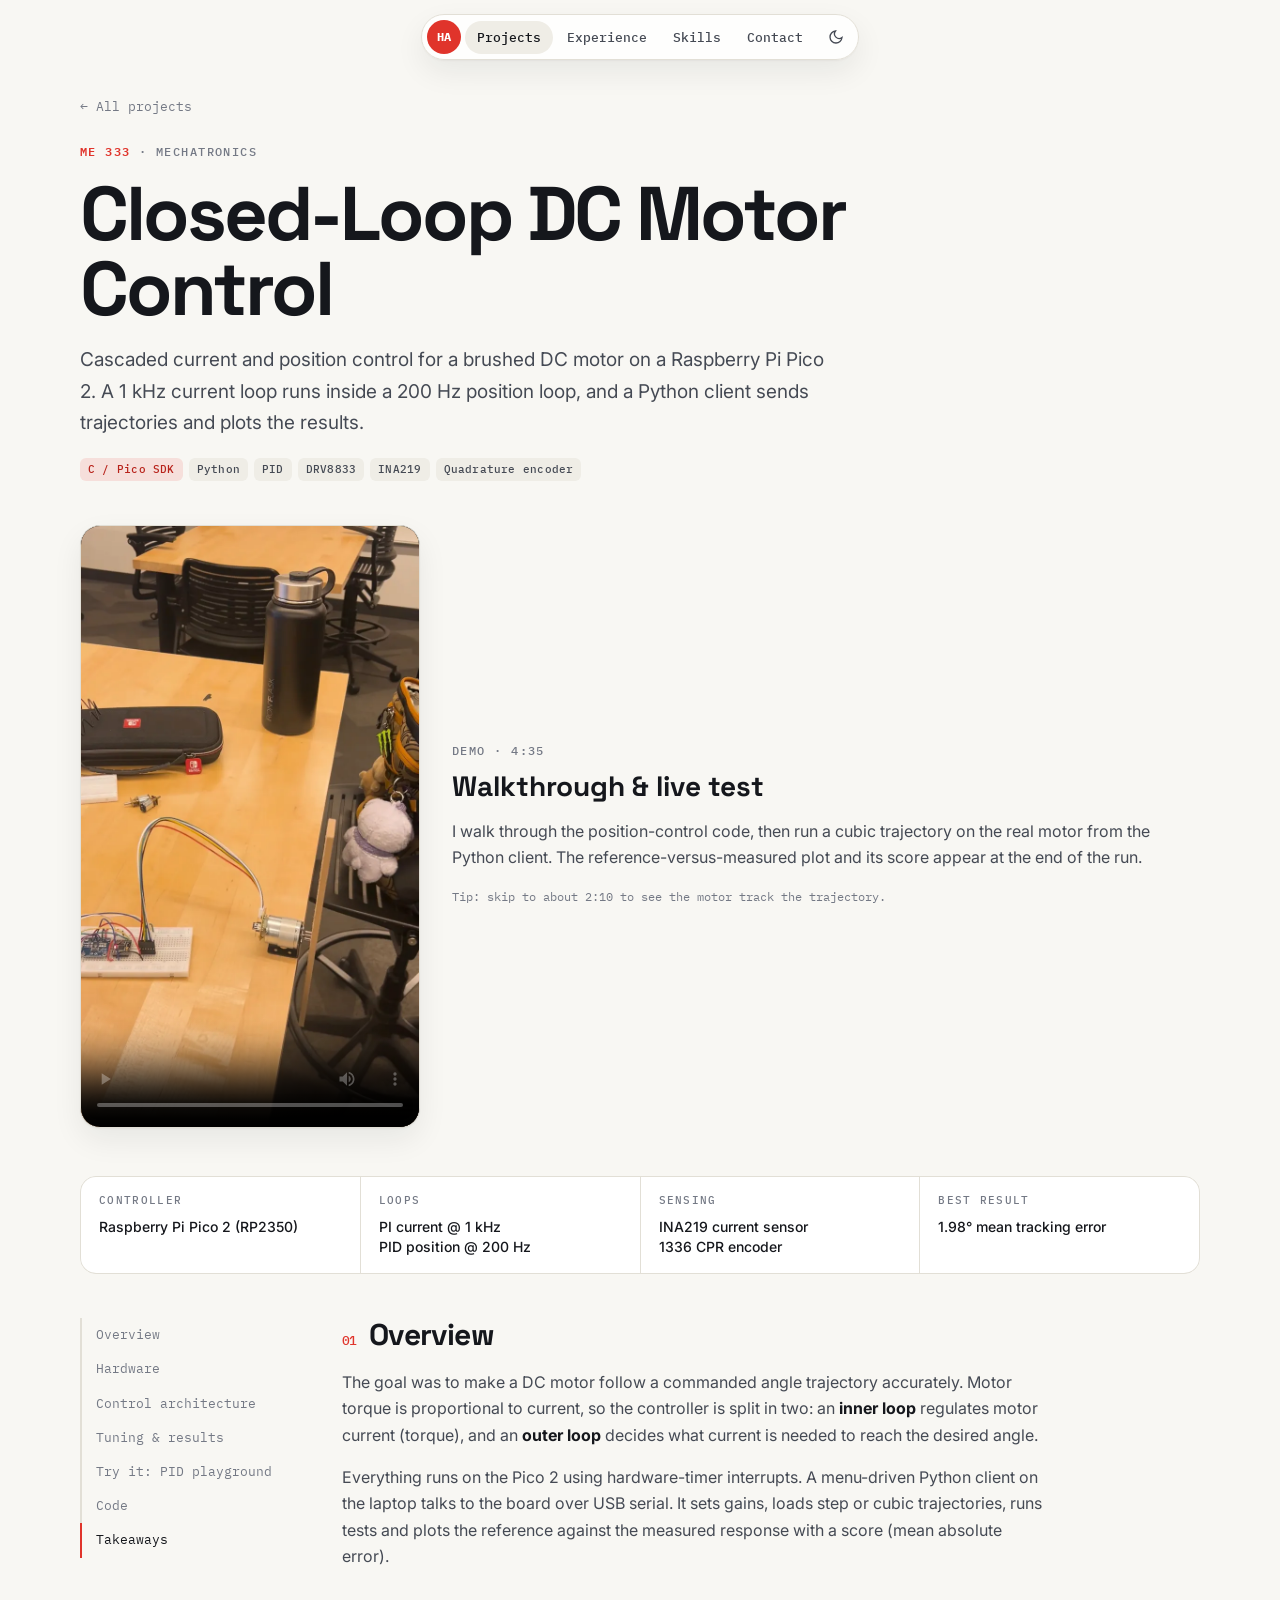
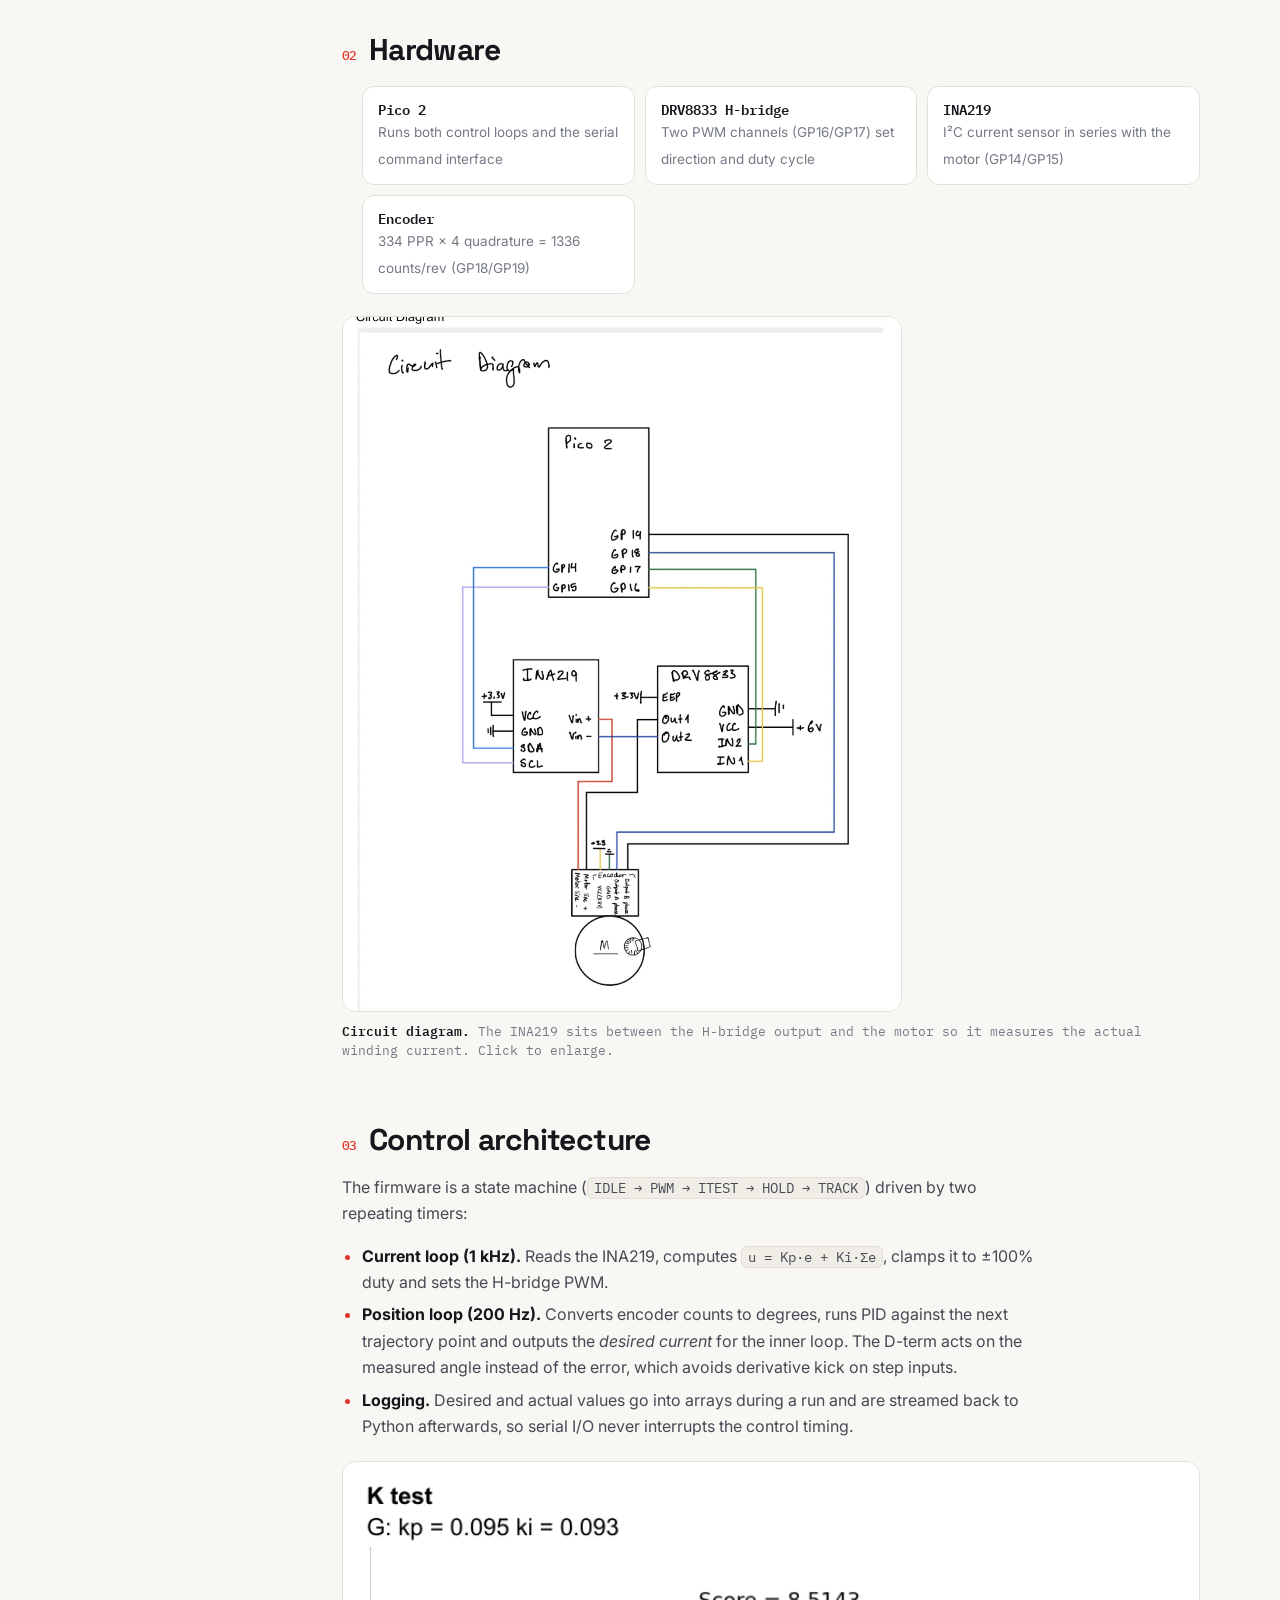
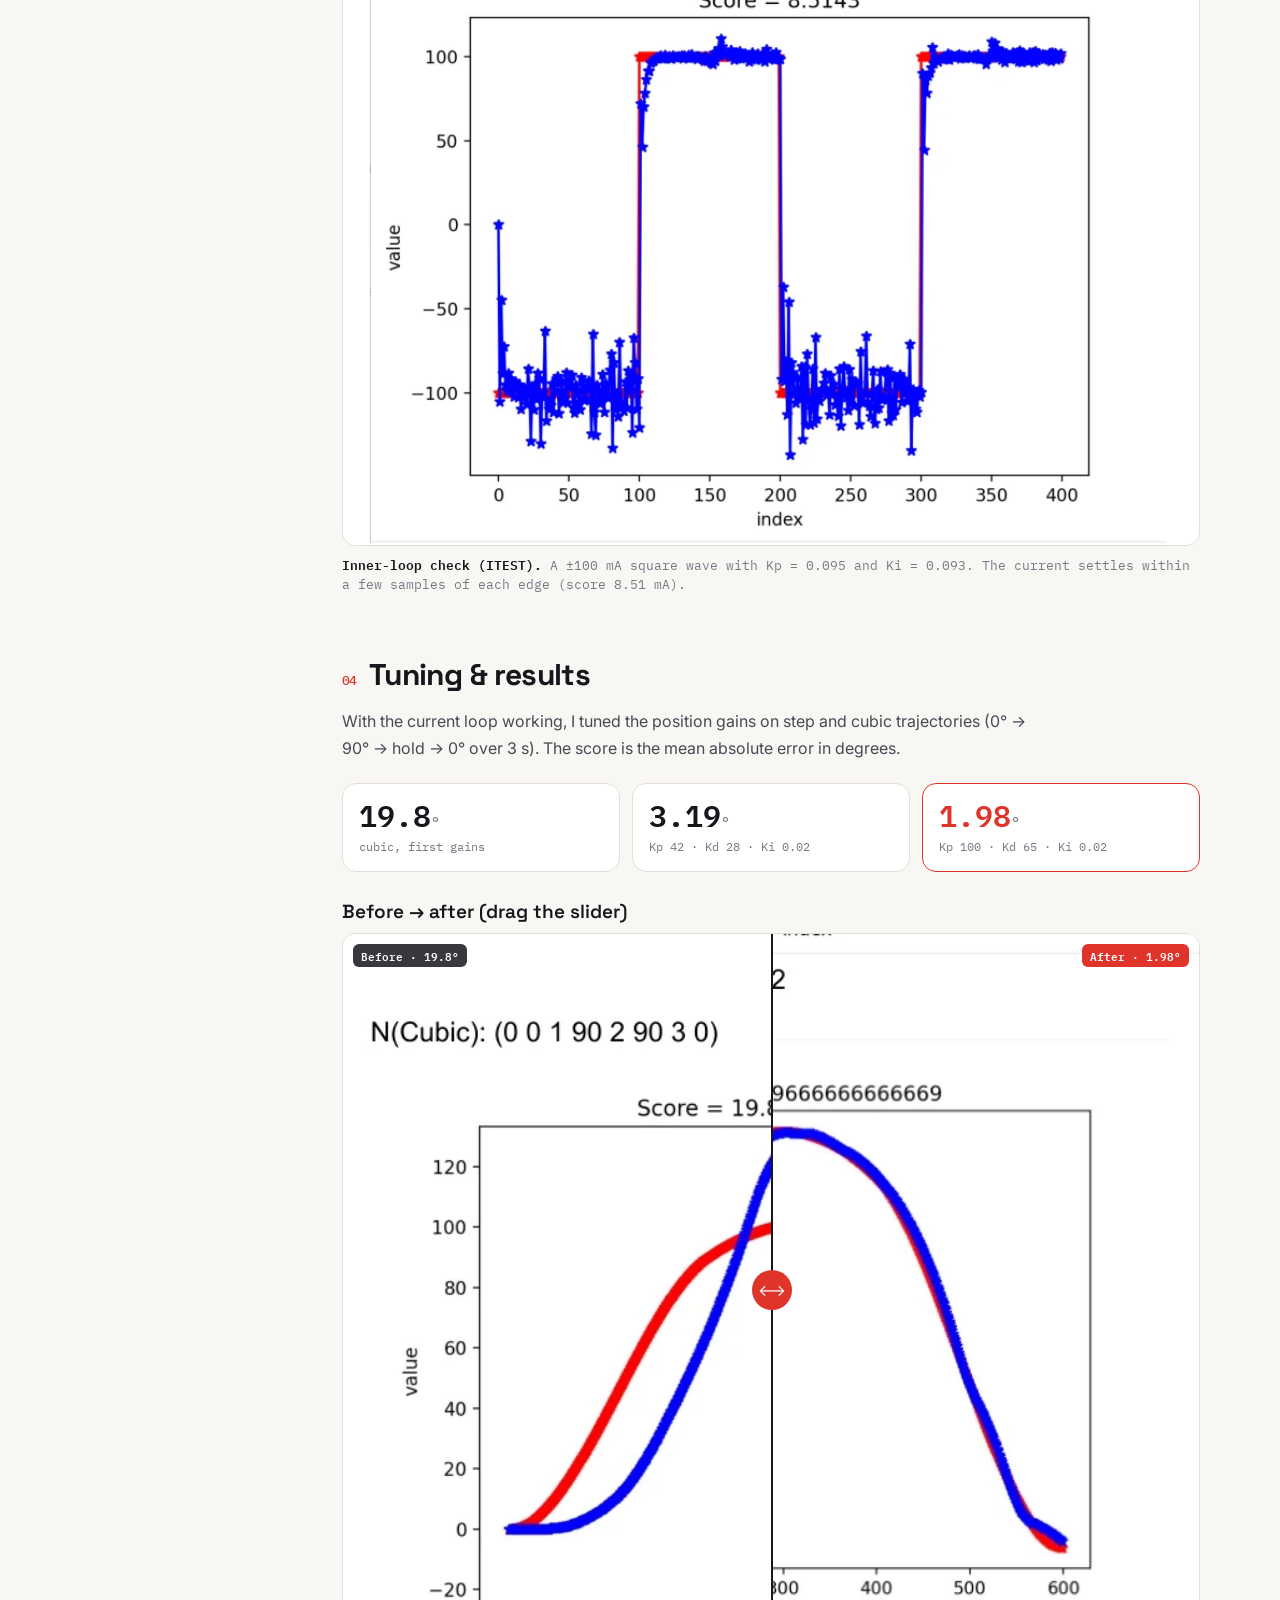
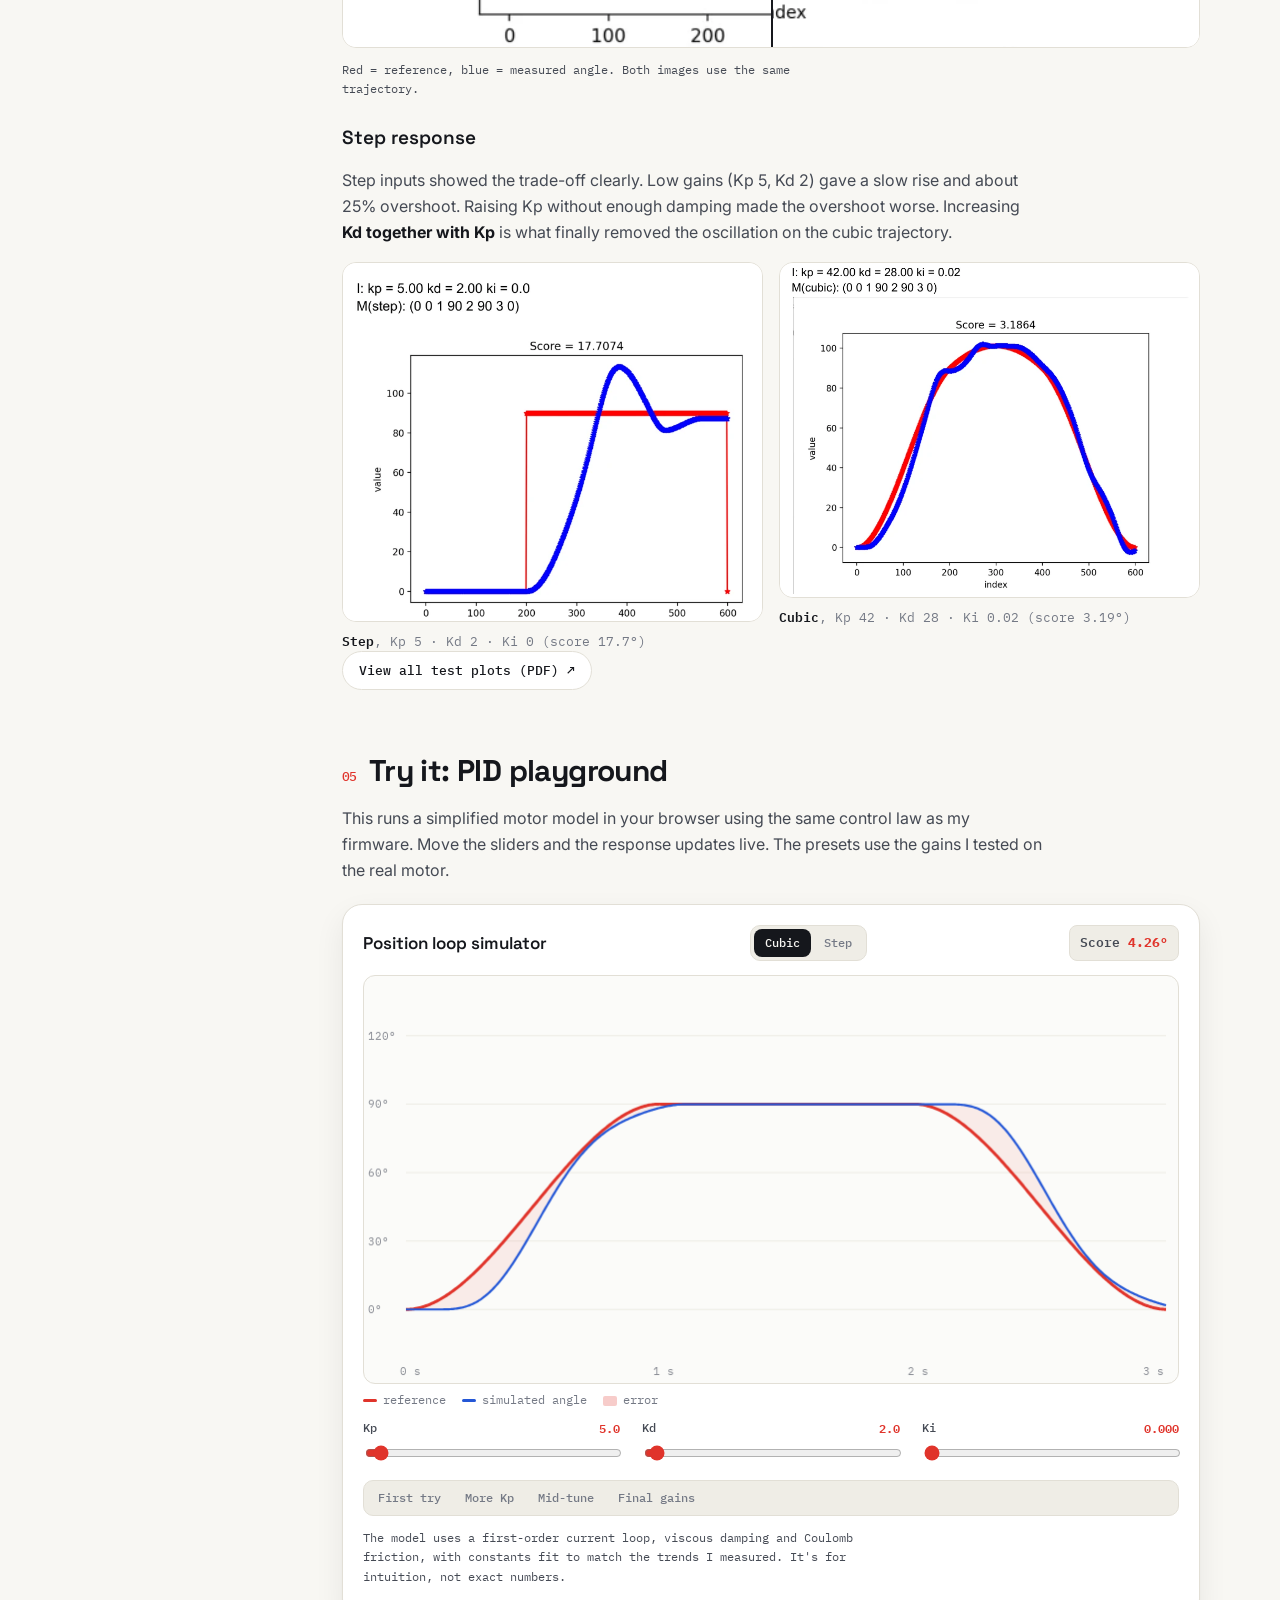
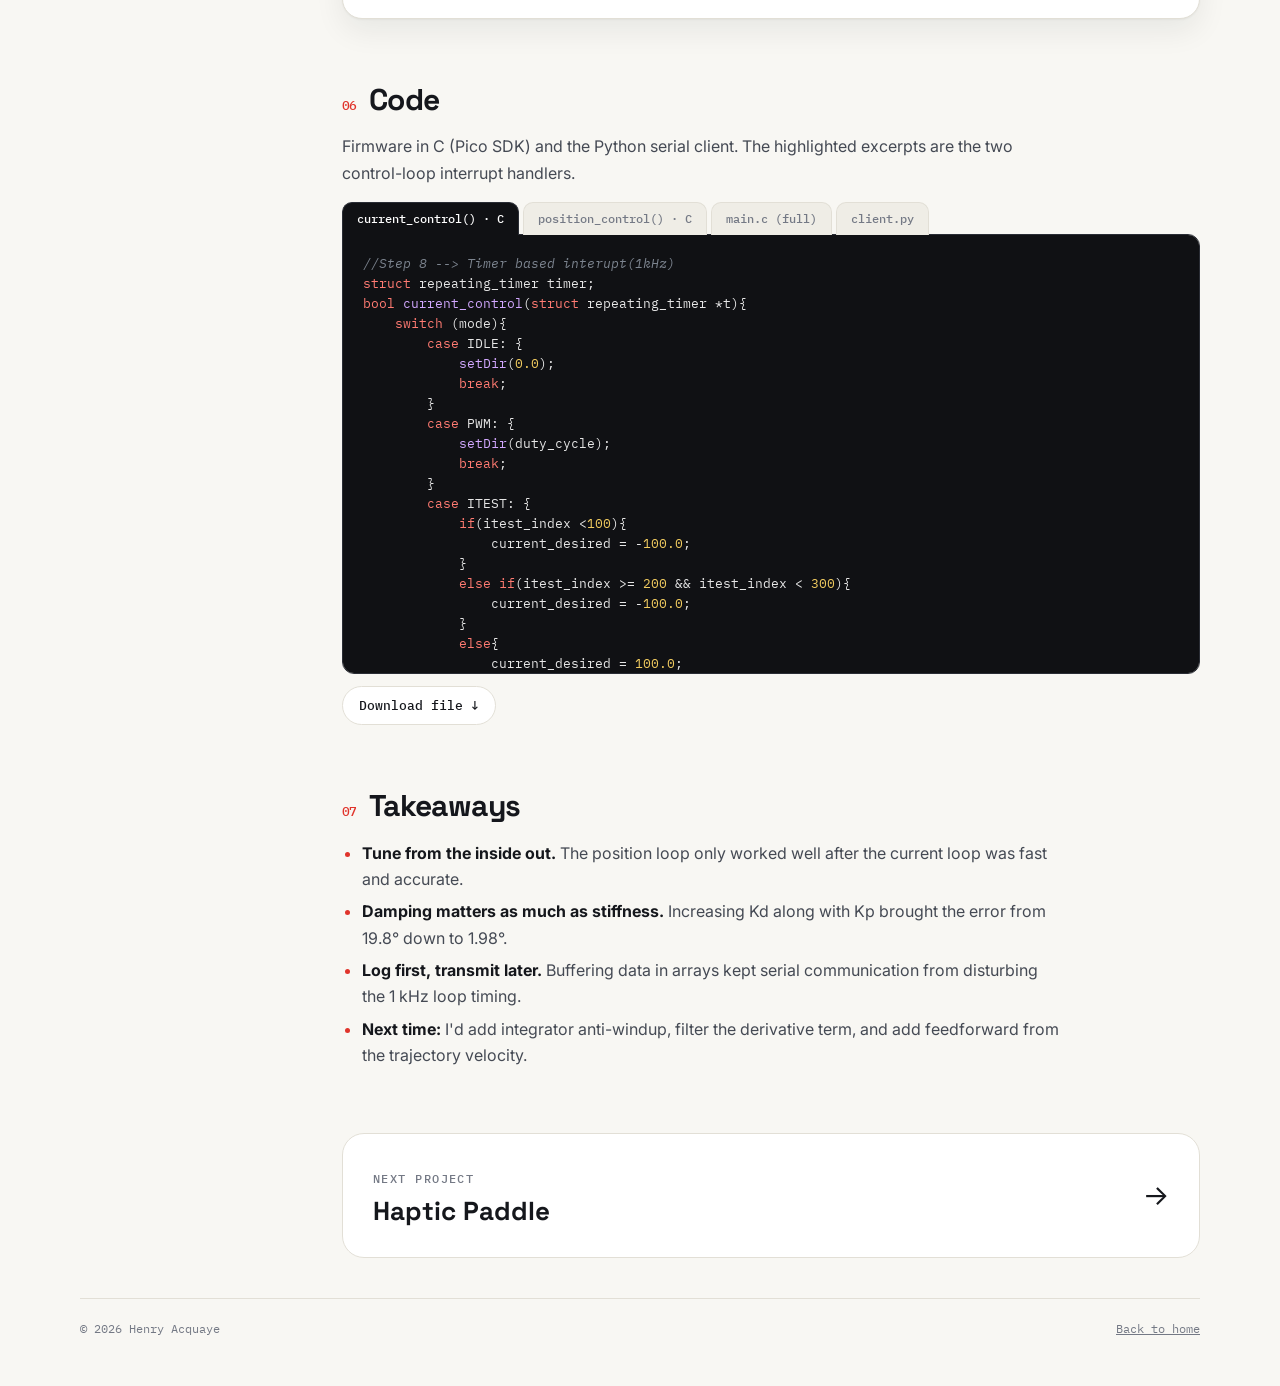
<file: projects/motor-control.html>
<!doctype html>
<html lang="en">
<head>
  <meta charset="utf-8">
  <meta name="viewport" content="width=device-width, initial-scale=1">
  <title>Closed-Loop DC Motor Control — Henry Acquaye</title>
  <meta name="description" content="Cascaded current and position PID control of a DC motor on a Raspberry Pi Pico 2, with a Python tuning client.">
  <meta property="og:image" content="../assets/projects/motor-control/cubic-tuning.webp">
  <link rel="icon" href="../assets/img/favicon.svg" type="image/svg+xml">
  <script>document.documentElement.dataset.theme = localStorage.getItem('theme-v2') || 'light';</script>
  <link rel="preconnect" href="https://fonts.googleapis.com">
  <link rel="preconnect" href="https://fonts.gstatic.com" crossorigin>
  <link href="https://fonts.googleapis.com/css2?family=IBM+Plex+Mono:wght@400;500;600&family=Inter:wght@400;500;600&family=Space+Grotesk:wght@500;600;700&display=swap" rel="stylesheet">
  <link rel="stylesheet" href="../css/style.css">
</head>
<body>
  <div class="progress" aria-hidden="true"></div>
  <header class="site-header">
    <div class="wrap">
      <a class="logo" href="../" aria-label="Home"><span class="logo-mark">HA</span></a>
      <nav class="nav" aria-label="Main">
        <a href="../#projects" class="active">Projects</a>
        <a href="../#experience">Experience</a>
        <a href="../#skills">Skills</a>
        <a href="../#contact">Contact</a>
      </nav>
      <button class="theme-btn" aria-label="Toggle light / dark theme">
        <svg class="moon" viewBox="0 0 24 24" fill="none" stroke="currentColor" stroke-width="2"><path d="M21 12.8A9 9 0 1 1 11.2 3a7 7 0 0 0 9.8 9.8z"/></svg>
        <svg class="sun" viewBox="0 0 24 24" fill="none" stroke="currentColor" stroke-width="2"><circle cx="12" cy="12" r="4"/><path d="M12 2v2M12 20v2M4.9 4.9l1.4 1.4M17.7 17.7l1.4 1.4M2 12h2M20 12h2M4.9 19.1l1.4-1.4M17.7 6.3l1.4-1.4"/></svg>
      </button>
    </div>
  </header>

  <main class="wrap">
    <div class="crumbs"><a href="../#projects">← All projects</a></div>

    <section class="p-hero reveal">
      <span class="eyebrow"><b>ME 333</b> · Mechatronics</span>
      <h1>Closed-Loop DC Motor Control</h1>
      <p class="lede">Cascaded current and position control for a brushed DC motor on a Raspberry Pi Pico 2. A 1&nbsp;kHz current loop runs inside a 200&nbsp;Hz position loop, and a Python client sends trajectories and plots the results.</p>
      <div class="chips">
        <span class="chip red">C / Pico SDK</span><span class="chip">Python</span><span class="chip">PID</span>
        <span class="chip">DRV8833</span><span class="chip">INA219</span><span class="chip">Quadrature encoder</span>
      </div>
    </section>

    <div class="video-split reveal">
      <video src="../assets/projects/motor-control/demo.mp4" poster="../assets/projects/motor-control/poster.webp" controls playsinline preload="metadata"></video>
      <div>
        <span class="eyebrow">Demo · 4:35</span>
        <h2 style="font:700 28px/1.15 var(--font-display);margin:8px 0 12px">Walkthrough &amp; live test</h2>
        <p style="color:var(--ink-2)">I walk through the position-control code, then run a cubic trajectory on the real motor from the Python client. The reference-versus-measured plot and its score appear at the end of the run.</p>
        <p class="note">Tip: skip to about 2:10 to see the motor track the trajectory.</p>
      </div>
    </div>

    <div class="specs reveal">
      <div class="spec"><span class="eyebrow">Controller</span><div>Raspberry Pi Pico 2 (RP2350)</div></div>
      <div class="spec"><span class="eyebrow">Loops</span><div>PI current @ 1 kHz<br>PID position @ 200 Hz</div></div>
      <div class="spec"><span class="eyebrow">Sensing</span><div>INA219 current sensor<br>1336 CPR encoder</div></div>
      <div class="spec"><span class="eyebrow">Best result</span><div>1.98° mean tracking error</div></div>
    </div>

    <div class="p-layout">
      <nav class="toc" aria-label="On this page">
        <a href="#overview">Overview</a>
        <a href="#hardware">Hardware</a>
        <a href="#architecture">Control architecture</a>
        <a href="#tuning">Tuning &amp; results</a>
        <a href="#playground">Try it: PID playground</a>
        <a href="#code">Code</a>
        <a href="#takeaways">Takeaways</a>
      </nav>

      <article class="prose">
        <section id="overview" class="reveal">
          <h2><span class="num">01</span>Overview</h2>
          <p>The goal was to make a DC motor follow a commanded angle trajectory accurately. Motor torque is proportional to current, so the controller is split in two: an <b>inner loop</b> regulates motor current (torque), and an <b>outer loop</b> decides what current is needed to reach the desired angle.</p>
          <p>Everything runs on the Pico 2 using hardware-timer interrupts. A menu-driven Python client on the laptop talks to the board over USB serial. It sets gains, loads step or cubic trajectories, runs tests and plots the reference against the measured response with a score (mean absolute error).</p>
        </section>

        <section id="hardware" class="reveal">
          <h2><span class="num">02</span>Hardware</h2>
          <ul class="hw">
            <li><b>Pico 2</b><span>Runs both control loops and the serial command interface</span></li>
            <li><b>DRV8833 H-bridge</b><span>Two PWM channels (GP16/GP17) set direction and duty cycle</span></li>
            <li><b>INA219</b><span>I²C current sensor in series with the motor (GP14/GP15)</span></li>
            <li><b>Encoder</b><span>334 PPR × 4 quadrature = 1336 counts/rev (GP18/GP19)</span></li>
          </ul>
          <figure class="figure">
            <img class="zoomable" src="../assets/projects/motor-control/circuit.webp" alt="Hand-drawn circuit diagram: Pico 2, INA219, DRV8833 and encoder motor" loading="lazy" style="max-width:560px">
            <figcaption><b>Circuit diagram.</b> The INA219 sits between the H-bridge output and the motor so it measures the actual winding current. Click to enlarge.</figcaption>
          </figure>
        </section>

        <section id="architecture" class="reveal">
          <h2><span class="num">03</span>Control architecture</h2>
          <p>The firmware is a state machine (<code>IDLE → PWM → ITEST → HOLD → TRACK</code>) driven by two repeating timers:</p>
          <ul>
            <li><b>Current loop (1 kHz).</b> Reads the INA219, computes <code>u = Kp·e + Ki·Σe</code>, clamps it to ±100% duty and sets the H-bridge PWM.</li>
            <li><b>Position loop (200 Hz).</b> Converts encoder counts to degrees, runs PID against the next trajectory point and outputs the <i>desired current</i> for the inner loop. The D-term acts on the measured angle instead of the error, which avoids derivative kick on step inputs.</li>
            <li><b>Logging.</b> Desired and actual values go into arrays during a run and are streamed back to Python afterwards, so serial I/O never interrupts the control timing.</li>
          </ul>
          <figure class="figure">
            <img class="zoomable" src="../assets/projects/motor-control/itest-cubic.webp" alt="Current loop square-wave test, score 8.51" loading="lazy">
            <figcaption><b>Inner-loop check (ITEST).</b> A ±100 mA square wave with Kp = 0.095 and Ki = 0.093. The current settles within a few samples of each edge (score 8.51 mA).</figcaption>
          </figure>
        </section>

        <section id="tuning" class="reveal">
          <h2><span class="num">04</span>Tuning &amp; results</h2>
          <p>With the current loop working, I tuned the position gains on step and cubic trajectories (0° → 90° → hold → 0° over 3 s). The score is the mean absolute error in degrees.</p>

          <div class="callouts">
            <div class="callout"><b>19.8<small>°</small></b><span>cubic, first gains</span></div>
            <div class="callout"><b>3.19<small>°</small></b><span>Kp 42 · Kd 28 · Ki 0.02</span></div>
            <div class="callout good"><b>1.98<small>°</small></b><span>Kp 100 · Kd 65 · Ki 0.02</span></div>
          </div>

          <h3>Before → after (drag the slider)</h3>
          <div class="compare" aria-label="Before and after tuning comparison">
            <span class="lbl l">Before · 19.8°</span><span class="lbl r">After · 1.98°</span>
            <img src="../assets/projects/motor-control/cubic-untuned.webp" alt="Cubic trajectory before tuning: large lag and overshoot">
            <div class="after"><img src="../assets/projects/motor-control/cubic-tuning.webp" alt="Cubic trajectory after tuning: near-perfect tracking"></div>
            <div class="handle"></div>
          </div>
          <p class="note">Red = reference, blue = measured angle. Both images use the same trajectory.</p>

          <h3>Step response</h3>
          <p>Step inputs showed the trade-off clearly. Low gains (Kp 5, Kd 2) gave a slow rise and about 25% overshoot. Raising Kp without enough damping made the overshoot worse. Increasing <b>Kd together with Kp</b> is what finally removed the oscillation on the cubic trajectory.</p>
          <div class="fig-row">
            <figure class="figure">
              <img class="zoomable" src="../assets/projects/motor-control/step-tests.webp" alt="Step response with Kp 5 Kd 2" loading="lazy">
              <figcaption><b>Step</b>, Kp 5 · Kd 2 · Ki 0 (score 17.7°)</figcaption>
            </figure>
            <figure class="figure">
              <img class="zoomable" src="../assets/projects/motor-control/cubic-first.webp" alt="Cubic trajectory with Kp 42 Kd 28" loading="lazy">
              <figcaption><b>Cubic</b>, Kp 42 · Kd 28 · Ki 0.02 (score 3.19°)</figcaption>
            </figure>
          </div>
          <a class="btn" href="../files/motor_control_report.pdf" target="_blank" rel="noopener">View all test plots (PDF) ↗</a>
        </section>

        <section id="playground" class="reveal">
          <h2><span class="num">05</span>Try it: PID playground</h2>
          <p>This runs a simplified motor model in your browser using the same control law as my firmware. Move the sliders and the response updates live. The presets use the gains I tested on the real motor.</p>
          <div class="demo">
            <div class="demo-top">
              <h3>Position loop simulator</h3>
              <div class="seg">
                <button data-traj="cubic" class="active">Cubic</button>
                <button data-traj="step">Step</button>
              </div>
              <span class="score" id="pid-score">Score —</span>
            </div>
            <canvas id="pid-canvas" width="800" height="400" aria-label="Plot of reference and simulated motor angle"></canvas>
            <div class="legend"><span><i style="background:#e0342b"></i>reference</span><span><i style="background:#2457d6"></i>simulated angle</span><span><i style="background:rgba(224,52,43,.25);height:10px"></i>error</span></div>
            <div class="controls">
              <div class="control"><label for="kp">Kp <output id="kp-out"></output></label><input type="range" id="kp" min="0" max="150" step="0.5" value="5"></div>
              <div class="control"><label for="kd">Kd <output id="kd-out"></output></label><input type="range" id="kd" min="0" max="100" step="0.5" value="2"></div>
              <div class="control"><label for="ki">Ki <output id="ki-out"></output></label><input type="range" id="ki" min="0" max="0.2" step="0.005" value="0"></div>
            </div>
            <div class="controls" style="margin-top:12px">
              <div class="seg">
                <button data-preset="5,2,0,step">First try</button>
                <button data-preset="10,12,0.02,step">More Kp</button>
                <button data-preset="42,28,0.02,cubic">Mid-tune</button>
                <button data-preset="100,65,0.02,cubic">Final gains</button>
              </div>
            </div>
            <p class="note">The model uses a first-order current loop, viscous damping and Coulomb friction, with constants fit to match the trends I measured. It's for intuition, not exact numbers.</p>
          </div>
        </section>

        <section id="code" class="reveal">
          <h2><span class="num">06</span>Code</h2>
          <p>Firmware in C (Pico SDK) and the Python serial client. The highlighted excerpts are the two control-loop interrupt handlers.</p>
          <div data-code-viewer>
            <div class="code-tabs">
              <button class="code-tab" data-src="../files/motor_control_main.c" data-from="72" data-to="144">current_control() · C</button>
              <button class="code-tab" data-src="../files/motor_control_main.c" data-from="197" data-to="245">position_control() · C</button>
              <button class="code-tab" data-src="../files/motor_control_main.c">main.c (full)</button>
              <button class="code-tab" data-src="../files/motor_control_client.py">client.py</button>
            </div>
            <pre class="code">Loading…</pre>
            <div class="code-actions">
              <a class="btn" data-download href="#">Download file ↓</a>
            </div>
          </div>
        </section>

        <section id="takeaways" class="reveal">
          <h2><span class="num">07</span>Takeaways</h2>
          <ul>
            <li><b>Tune from the inside out.</b> The position loop only worked well after the current loop was fast and accurate.</li>
            <li><b>Damping matters as much as stiffness.</b> Increasing Kd along with Kp brought the error from 19.8° down to 1.98°.</li>
            <li><b>Log first, transmit later.</b> Buffering data in arrays kept serial communication from disturbing the 1 kHz loop timing.</li>
            <li><b>Next time:</b> I'd add integrator anti-windup, filter the derivative term, and add feedforward from the trajectory velocity.</li>
          </ul>
        </section>

        <a class="next" href="haptic-paddle.html">
          <div><span class="eyebrow">Next project</span><strong>Haptic Paddle</strong></div>
          <span class="arrow">→</span>
        </a>
      </article>
    </div>
  </main>

  <footer class="site-footer"><div class="wrap"><span>© <span data-year></span> Henry Acquaye</span><a href="../">Back to home</a></div></footer>
  <button class="to-top" aria-label="Back to top"><svg width="20" height="20" viewBox="0 0 24 24" fill="none" stroke="currentColor" stroke-width="1.8" stroke-linejoin="round"><path d="M12 2c3 2.5 4.5 6 4.5 10v4h-9v-4C7.500 8 9 4.500 12 2z"/><path d="M7.500 13 4 17v3l3.500-2M16.500 13 20 17v3l-3.500-2M10 19.500 12 22l2-2.500"/><circle cx="12" cy="9.500" r="1.600"/></svg></button>
  <script src="../js/main.js"></script>
  <script src="../js/pid-sim.js"></script>
</body>
</html>
</file>
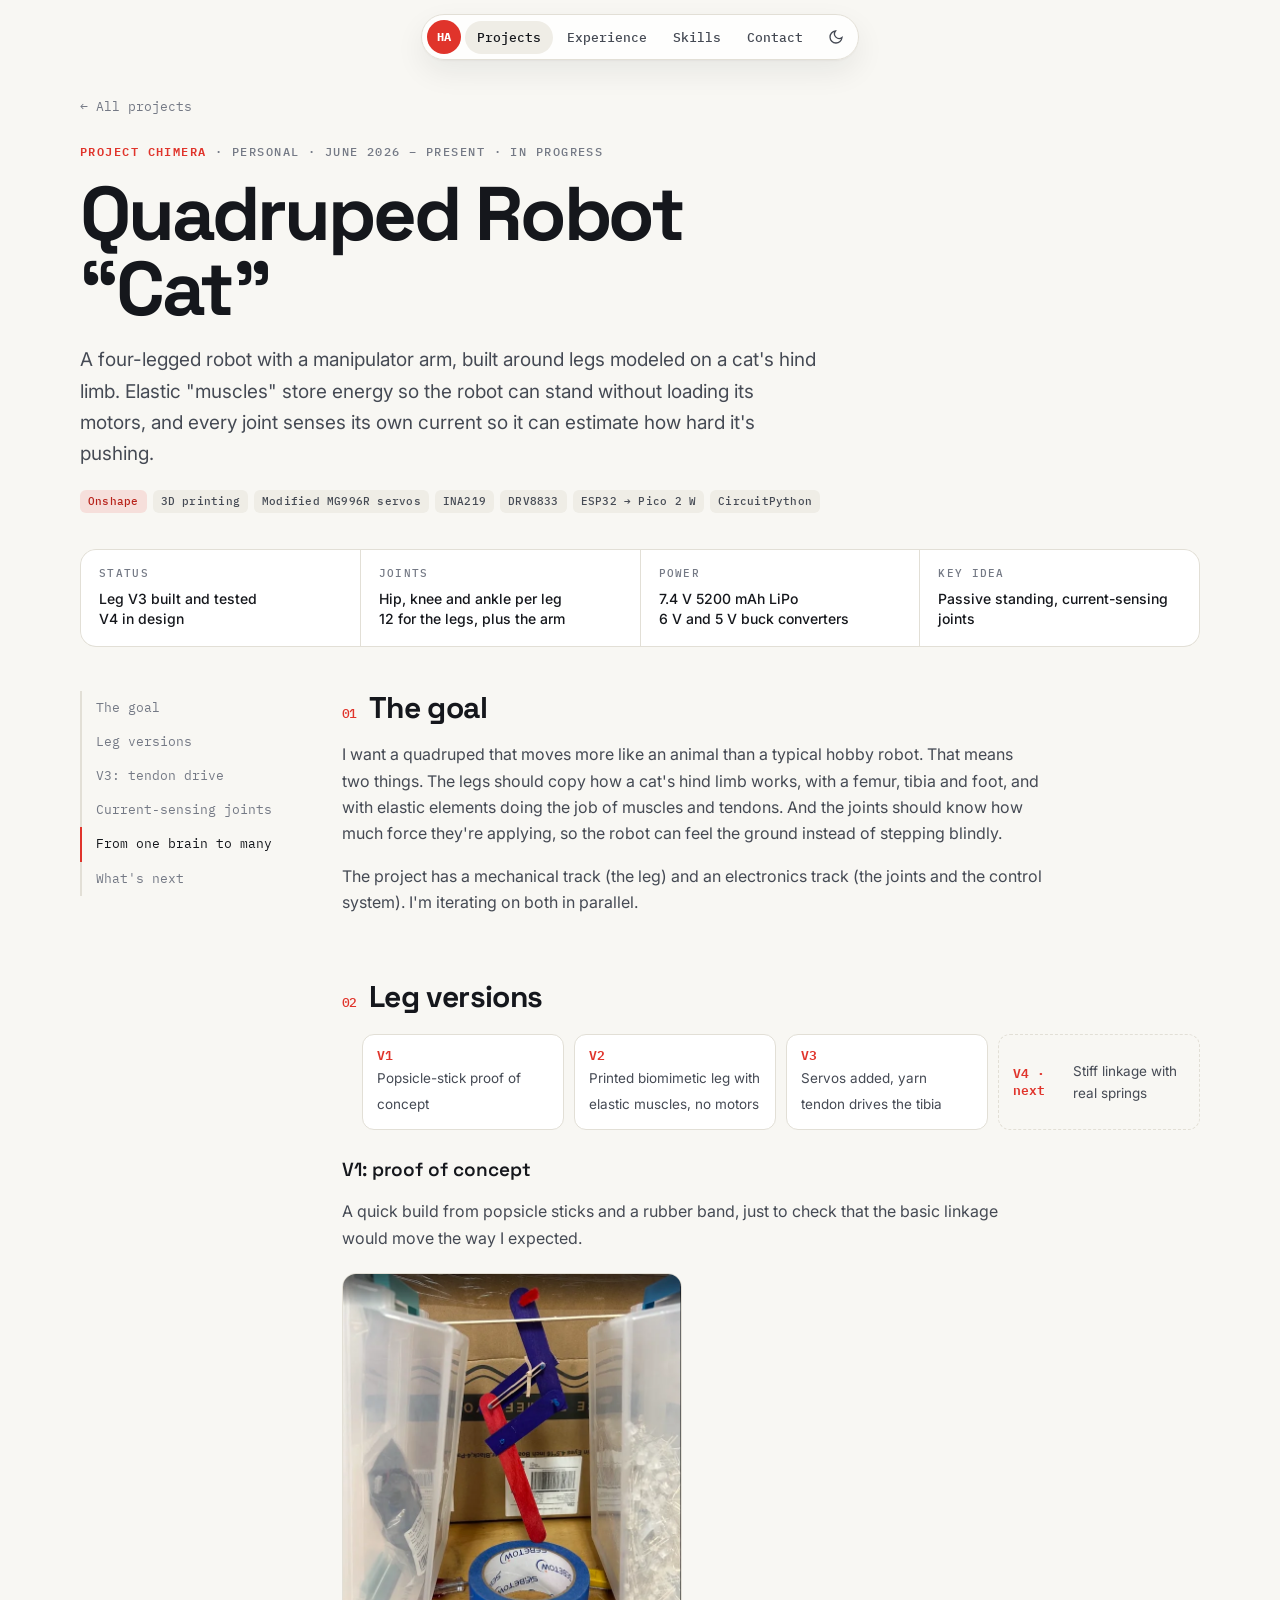
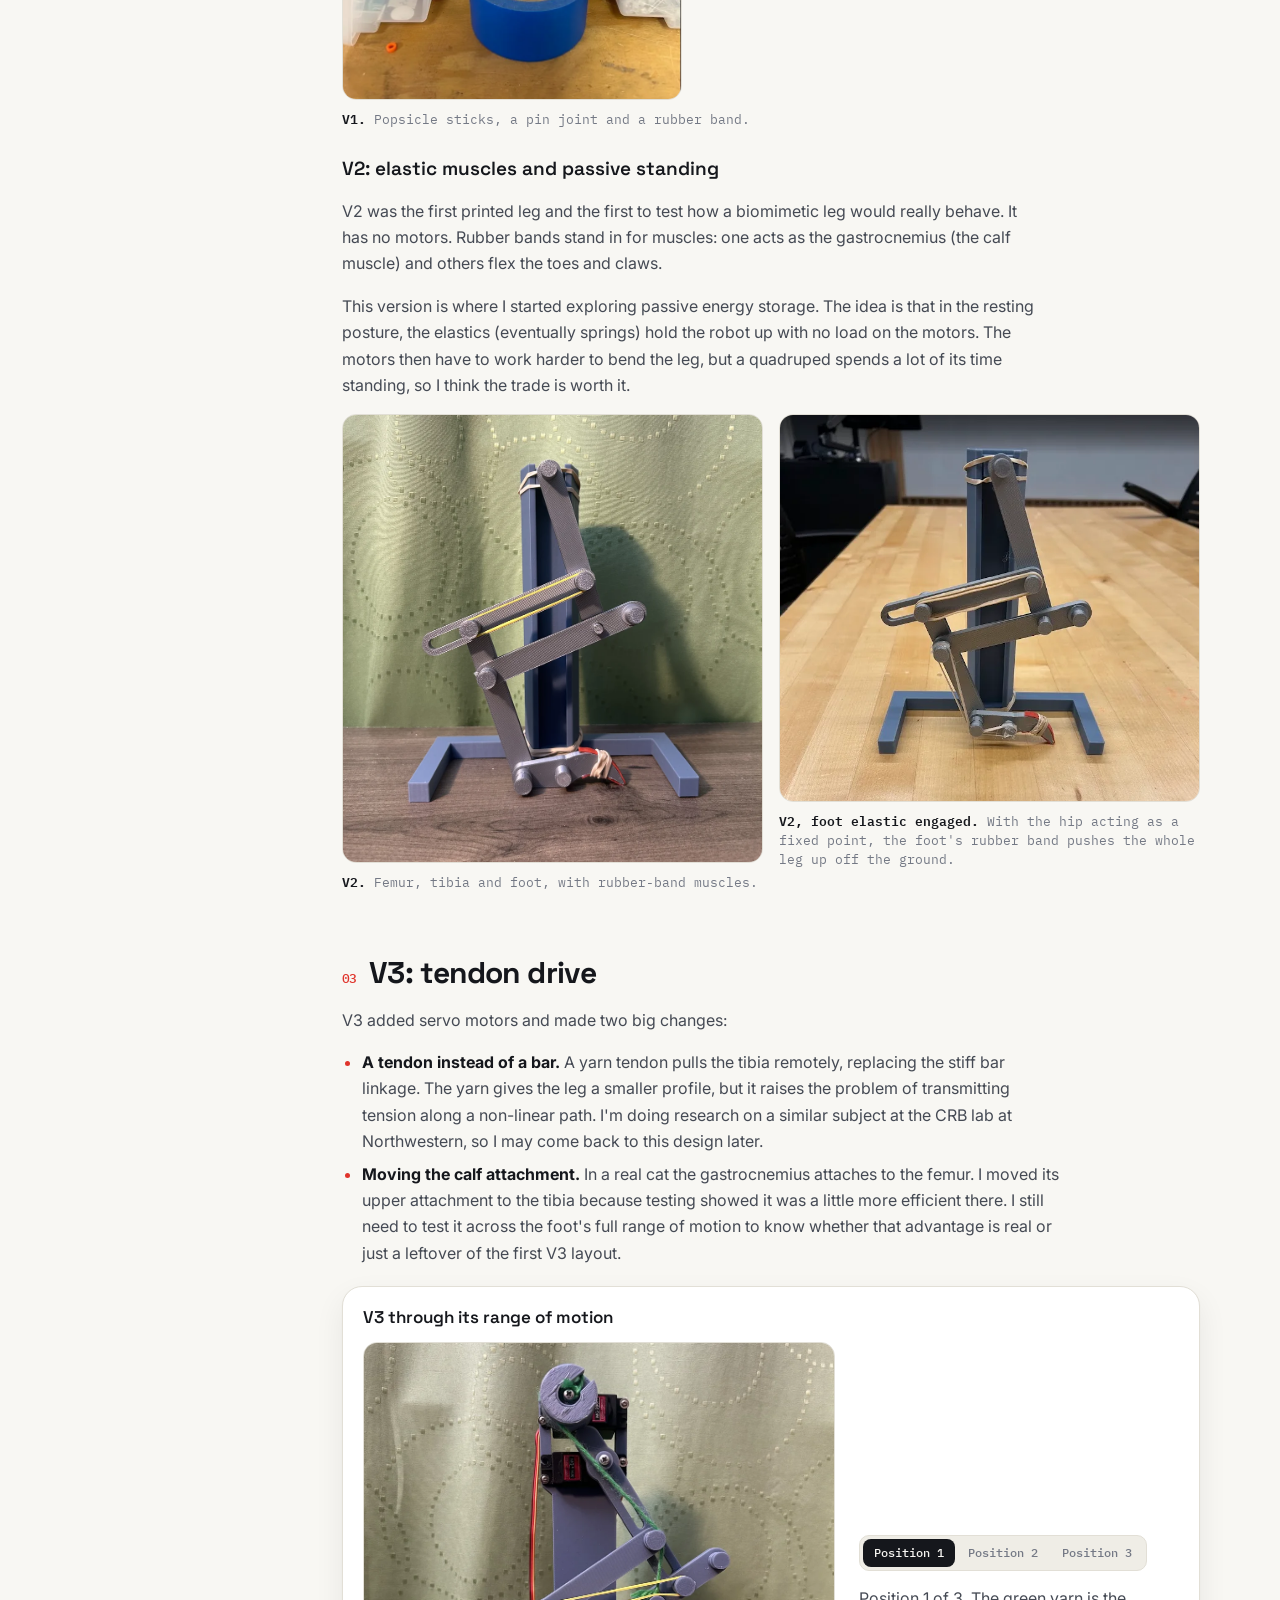
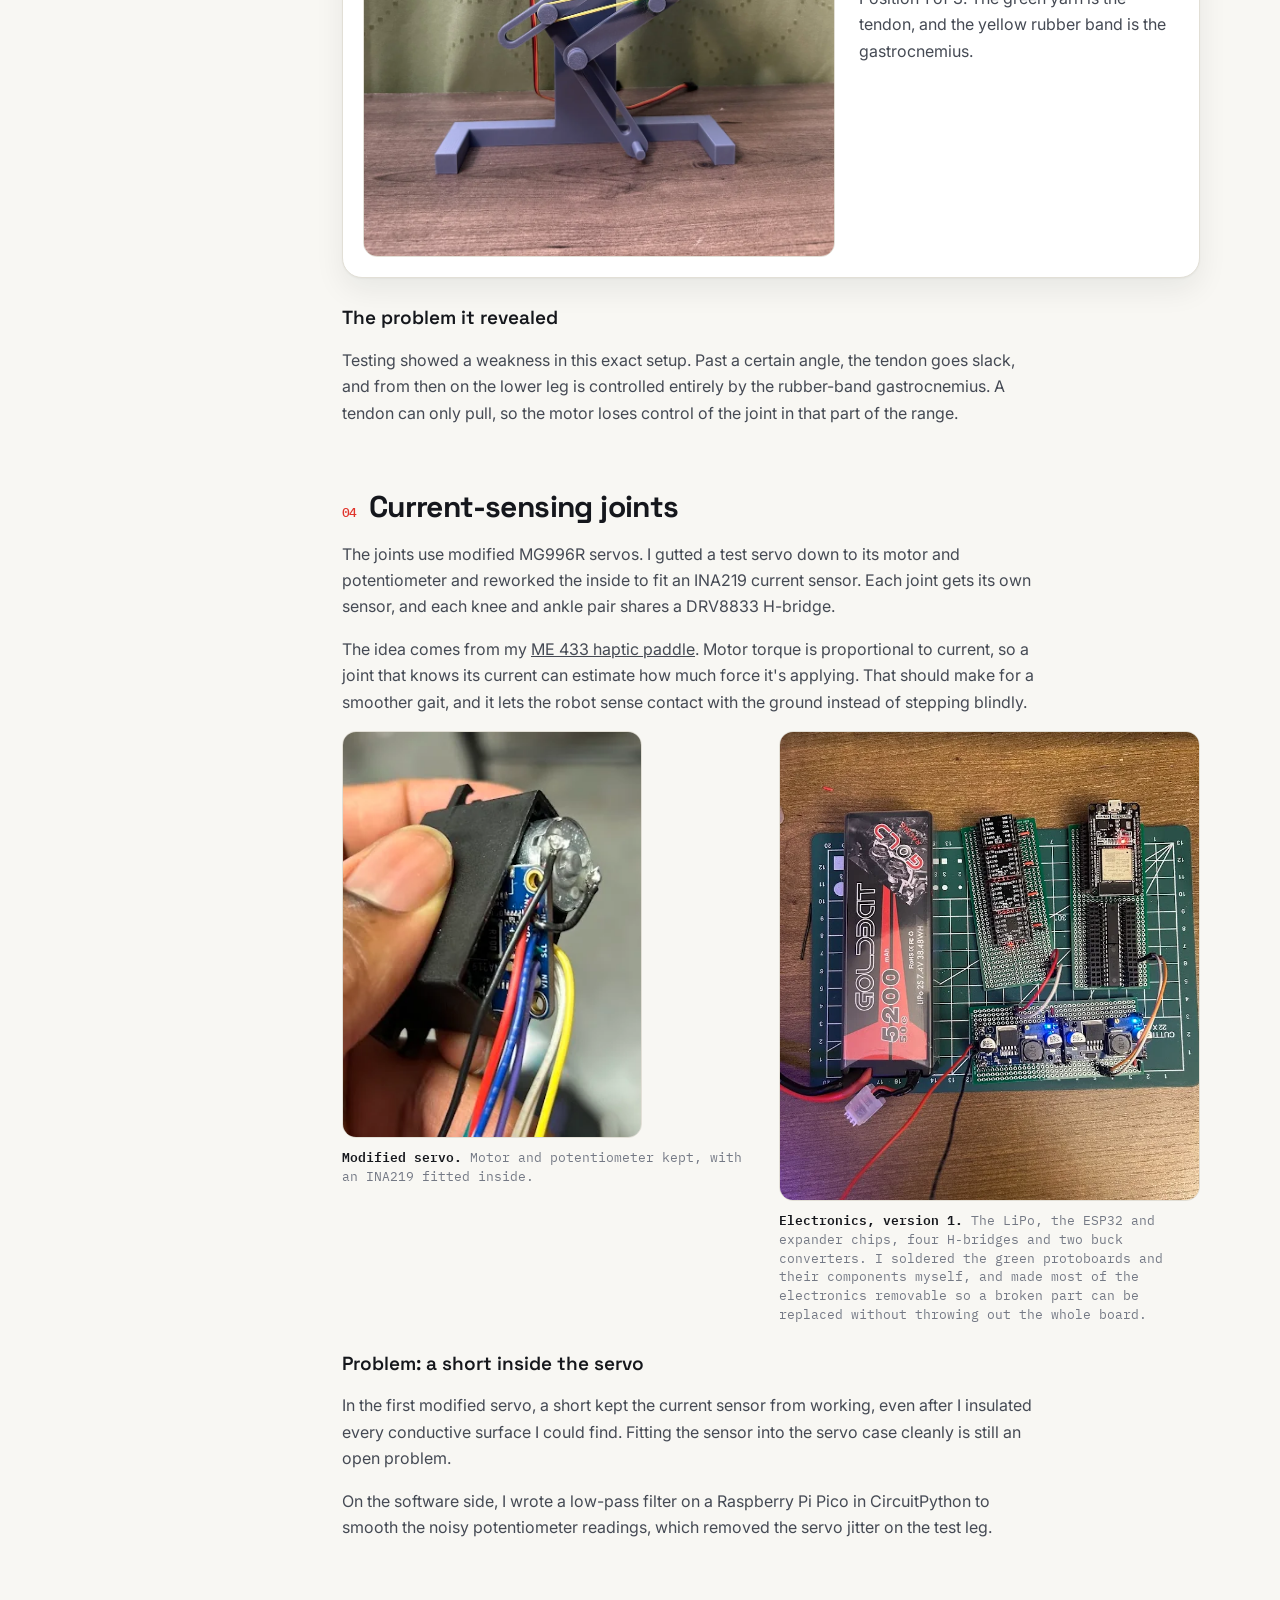
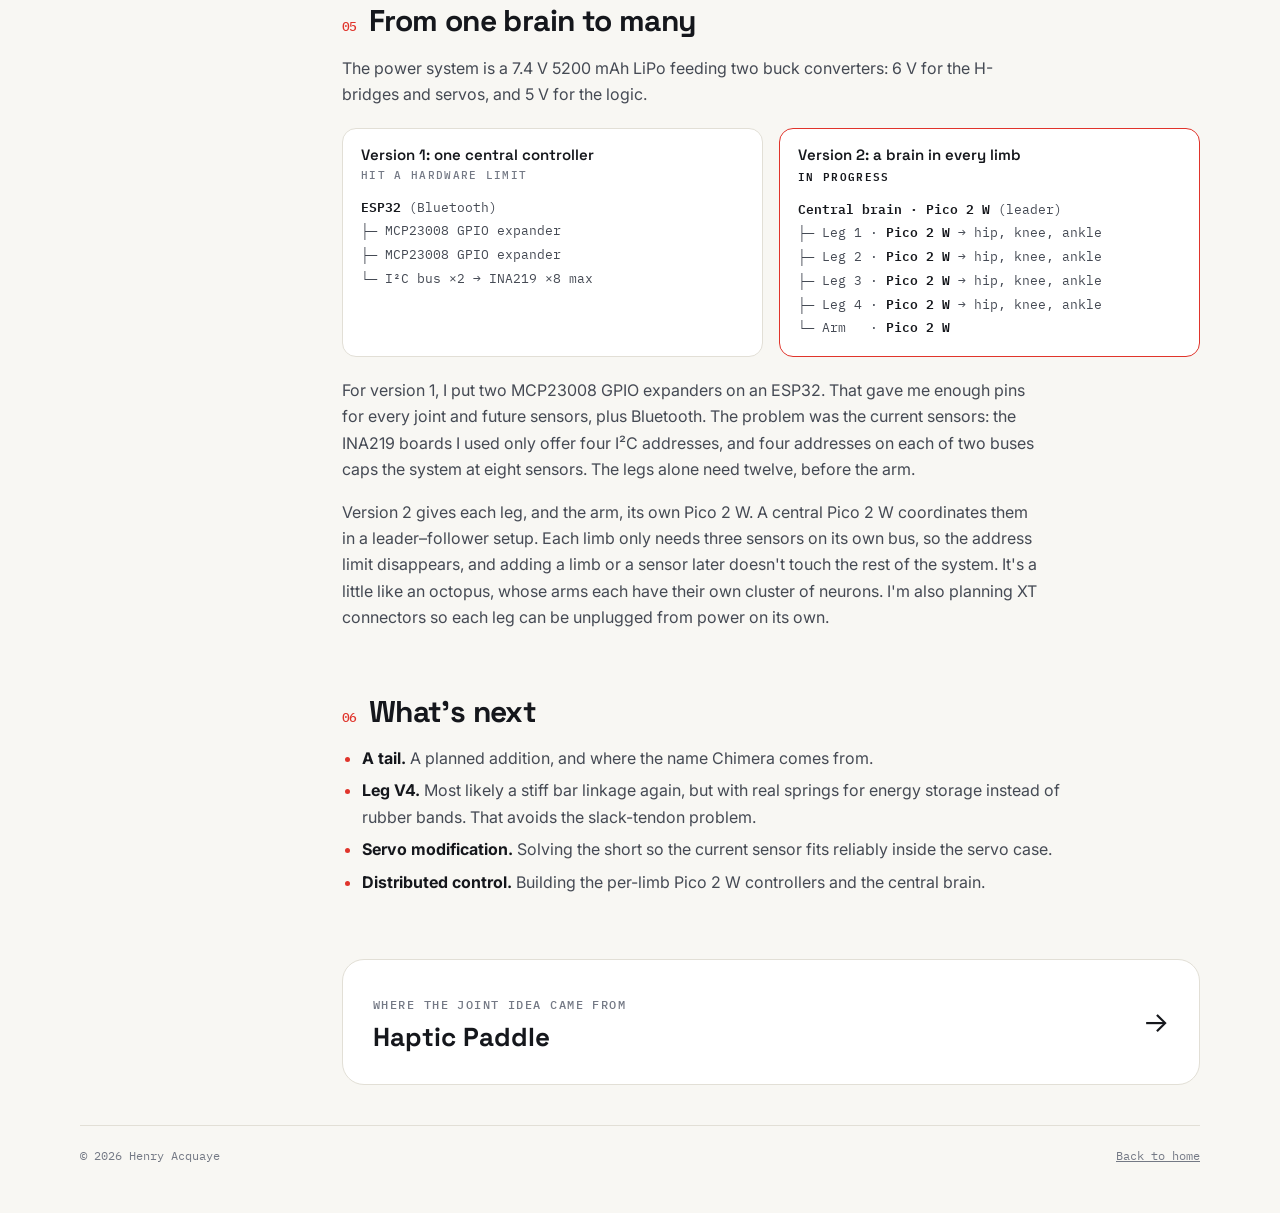
<file: projects/quadruped.html>
<!doctype html>
<html lang="en">
<head>
  <meta charset="utf-8">
  <meta name="viewport" content="width=device-width, initial-scale=1">
  <title>Quadruped Robot “Cat” — Henry Acquaye</title>
  <meta name="description" content="A biomimetic quadruped robot in progress: cat-inspired legs with elastic energy storage, tendon actuation, and current-sensing servo joints.">
  <meta property="og:image" content="https://henryacquaye.me/assets/projects/quadruped/cover.webp">
  <link rel="icon" href="../assets/img/favicon.svg" type="image/svg+xml">
  <script>document.documentElement.dataset.theme = localStorage.getItem('theme-v2') || 'light';</script>
  <link rel="preconnect" href="https://fonts.googleapis.com">
  <link rel="preconnect" href="https://fonts.gstatic.com" crossorigin>
  <link href="https://fonts.googleapis.com/css2?family=IBM+Plex+Mono:wght@400;500;600&family=Inter:wght@400;500;600&family=Space+Grotesk:wght@500;600;700&display=swap" rel="stylesheet">
  <link rel="stylesheet" href="../css/style.css">
  <style>
    .stepper { display: grid; grid-template-columns: minmax(0, 1fr) 320px; gap: 24px; align-items: center; }
    .stepper img { border-radius: 14px; border: 1px solid var(--line); width: 100%; height: auto; }
    .stepper .seg { margin-bottom: 14px; }
    .stepper p { margin: 0; }
    .versions { display: grid; grid-template-columns: repeat(4, 1fr); gap: 10px; margin: 20px 0; padding: 0; list-style: none; }
    .versions li { background: var(--card); border: 1px solid var(--line); border-radius: 12px; padding: 12px 14px; margin: 0; max-width: none; }
    .versions li::marker { content: ""; }
    .versions b { display: block; font: 600 13px/1.3 var(--font-mono); color: var(--accent); }
    .versions span { font-size: 13.5px; color: var(--ink-2); }
    .versions li.next { border-style: dashed; background: transparent; }
    .arch { display: grid; grid-template-columns: 1fr 1fr; gap: 16px; margin: 20px 0; }
    .arch-box { background: var(--card); border: 1px solid var(--line); border-radius: 14px; padding: 16px 18px; }
    .arch-box.now { border-color: var(--accent); }
    .arch-box h4 { margin: 0 0 4px; font: 600 15px/1.3 var(--font-display); }
    .arch-box .eyebrow { display: block; margin-bottom: 12px; font-size: 11px; }
    .tree { font: 12.5px/1.9 var(--font-mono); color: var(--ink-2); margin: 0; white-space: pre; overflow-x: auto; }
    .tree b { color: var(--ink); font-weight: 600; }
    @media (max-width: 760px) { .stepper, .arch { grid-template-columns: 1fr; } .versions { grid-template-columns: 1fr 1fr; } }
  </style>
</head>
<body>
  <div class="progress" aria-hidden="true"></div>
  <header class="site-header">
    <div class="wrap">
      <a class="logo" href="../" aria-label="Home"><span class="logo-mark">HA</span></a>
      <nav class="nav" aria-label="Main">
        <a href="../#projects" class="active">Projects</a>
        <a href="../#experience">Experience</a>
        <a href="../#skills">Skills</a>
        <a href="../#contact">Contact</a>
      </nav>
      <button class="theme-btn" aria-label="Toggle light / dark theme">
        <svg class="moon" viewBox="0 0 24 24" fill="none" stroke="currentColor" stroke-width="2"><path d="M21 12.8A9 9 0 1 1 11.2 3a7 7 0 0 0 9.8 9.8z"/></svg>
        <svg class="sun" viewBox="0 0 24 24" fill="none" stroke="currentColor" stroke-width="2"><circle cx="12" cy="12" r="4"/><path d="M12 2v2M12 20v2M4.9 4.9l1.4 1.4M17.7 17.7l1.4 1.4M2 12h2M20 12h2M4.9 19.1l1.4-1.4M17.7 6.3l1.4-1.4"/></svg>
      </button>
    </div>
  </header>

  <main class="wrap">
    <div class="crumbs"><a href="../#projects">← All projects</a></div>

    <section class="p-hero reveal">
      <span class="eyebrow"><b>Project Chimera</b> · Personal · June 2026 – present · In progress</span>
      <h1>Quadruped Robot “Cat”</h1>
      <p class="lede">A four-legged robot with a manipulator arm, built around legs modeled on a cat's hind limb. Elastic "muscles" store energy so the robot can stand without loading its motors, and every joint senses its own current so it can estimate how hard it's pushing.</p>
      <div class="chips">
        <span class="chip red">Onshape</span><span class="chip">3D printing</span><span class="chip">Modified MG996R servos</span>
        <span class="chip">INA219</span><span class="chip">DRV8833</span><span class="chip">ESP32 → Pico 2 W</span><span class="chip">CircuitPython</span>
      </div>
    </section>

    <div class="specs reveal">
      <div class="spec"><span class="eyebrow">Status</span><div>Leg V3 built and tested<br>V4 in design</div></div>
      <div class="spec"><span class="eyebrow">Joints</span><div>Hip, knee and ankle per leg<br>12 for the legs, plus the arm</div></div>
      <div class="spec"><span class="eyebrow">Power</span><div>7.4 V 5200 mAh LiPo<br>6 V and 5 V buck converters</div></div>
      <div class="spec"><span class="eyebrow">Key idea</span><div>Passive standing, current-sensing joints</div></div>
    </div>

    <div class="p-layout">
      <nav class="toc" aria-label="On this page">
        <a href="#goal">The goal</a>
        <a href="#legs">Leg versions</a>
        <a href="#v3">V3: tendon drive</a>
        <a href="#joints">Current-sensing joints</a>
        <a href="#brains">From one brain to many</a>
        <a href="#next">What's next</a>
      </nav>

      <article class="prose">
        <section id="goal" class="reveal">
          <h2><span class="num">01</span>The goal</h2>
          <p>I want a quadruped that moves more like an animal than a typical hobby robot. That means two things. The legs should copy how a cat's hind limb works, with a femur, tibia and foot, and with elastic elements doing the job of muscles and tendons. And the joints should know how much force they're applying, so the robot can feel the ground instead of stepping blindly.</p>
          <p>The project has a mechanical track (the leg) and an electronics track (the joints and the control system). I'm iterating on both in parallel.</p>
        </section>

        <section id="legs" class="reveal">
          <h2><span class="num">02</span>Leg versions</h2>
          <ul class="versions">
            <li><b>V1</b><span>Popsicle-stick proof of concept</span></li>
            <li><b>V2</b><span>Printed biomimetic leg with elastic muscles, no motors</span></li>
            <li><b>V3</b><span>Servos added, yarn tendon drives the tibia</span></li>
            <li class="next"><b>V4 · next</b><span>Stiff linkage with real springs</span></li>
          </ul>

          <h3>V1: proof of concept</h3>
          <p>A quick build from popsicle sticks and a rubber band, just to check that the basic linkage would move the way I expected.</p>
          <figure class="figure">
            <img class="zoomable" src="../assets/projects/quadruped/v1.webp" alt="Version 1 leg made of popsicle sticks and a rubber band" loading="lazy" style="max-width:340px">
            <figcaption><b>V1.</b> Popsicle sticks, a pin joint and a rubber band.</figcaption>
          </figure>

          <h3>V2: elastic muscles and passive standing</h3>
          <p>V2 was the first printed leg and the first to test how a biomimetic leg would really behave. It has no motors. Rubber bands stand in for muscles: one acts as the gastrocnemius (the calf muscle) and others flex the toes and claws.</p>
          <p>This version is where I started exploring passive energy storage. The idea is that in the resting posture, the elastics (eventually springs) hold the robot up with no load on the motors. The motors then have to work harder to bend the leg, but a quadruped spends a lot of its time standing, so I think the trade is worth it.</p>
          <div class="fig-row">
            <figure class="figure">
              <img class="zoomable" src="../assets/projects/quadruped/v2.webp" alt="Version 2 printed leg with rubber bands as muscles" loading="lazy">
              <figcaption><b>V2.</b> Femur, tibia and foot, with rubber-band muscles.</figcaption>
            </figure>
            <figure class="figure">
              <img class="zoomable" src="../assets/projects/quadruped/v2-side.webp" alt="Version 2 leg from another angle" loading="lazy">
              <figcaption><b>V2, foot elastic engaged.</b> With the hip acting as a fixed point, the foot's rubber band pushes the whole leg up off the ground.</figcaption>
            </figure>
          </div>
        </section>

        <section id="v3" class="reveal">
          <h2><span class="num">03</span>V3: tendon drive</h2>
          <p>V3 added servo motors and made two big changes:</p>
          <ul>
            <li><b>A tendon instead of a bar.</b> A yarn tendon pulls the tibia remotely, replacing the stiff bar linkage. The yarn gives the leg a smaller profile, but it raises the problem of transmitting tension along a non-linear path. I'm doing research on a similar subject at the CRB lab at Northwestern, so I may come back to this design later.</li>
            <li><b>Moving the calf attachment.</b> In a real cat the gastrocnemius attaches to the femur. I moved its upper attachment to the tibia because testing showed it was a little more efficient there. I still need to test it across the foot's full range of motion to know whether that advantage is real or just a leftover of the first V3 layout.</li>
          </ul>
          <div class="demo">
            <div class="demo-top">
              <h3>V3 through its range of motion</h3>
            </div>
            <div class="stepper">
              <img id="pose-img" src="../assets/projects/quadruped/v3-pose1.webp" alt="Version 3 leg with servos and a green yarn tendon" width="1000" height="1093">
              <div>
                <div class="seg" role="tablist" aria-label="Leg pose">
                  <button class="active" data-pose="1">Position 1</button>
                  <button data-pose="2">Position 2</button>
                  <button data-pose="3">Position 3</button>
                </div>
                <p id="pose-text"></p>
              </div>
            </div>
          </div>
          <h3>The problem it revealed</h3>
          <p>Testing showed a weakness in this exact setup. Past a certain angle, the tendon goes slack, and from then on the lower leg is controlled entirely by the rubber-band gastrocnemius. A tendon can only pull, so the motor loses control of the joint in that part of the range.</p>
        </section>

        <section id="joints" class="reveal">
          <h2><span class="num">04</span>Current-sensing joints</h2>
          <p>The joints use modified MG996R servos. I gutted a test servo down to its motor and potentiometer and reworked the inside to fit an INA219 current sensor. Each joint gets its own sensor, and each knee and ankle pair shares a DRV8833 H-bridge.</p>
          <p>The idea comes from my <a href="haptic-paddle.html">ME 433 haptic paddle</a>. Motor torque is proportional to current, so a joint that knows its current can estimate how much force it's applying. That should make for a smoother gait, and it lets the robot sense contact with the ground instead of stepping blindly.</p>
          <div class="fig-row">
            <figure class="figure">
              <img class="zoomable" src="../assets/projects/quadruped/modified-servo.webp" alt="Gutted MG996R servo with a current sensor fitted inside" loading="lazy" style="max-width:300px">
              <figcaption><b>Modified servo.</b> Motor and potentiometer kept, with an INA219 fitted inside.</figcaption>
            </figure>
            <figure class="figure">
              <img class="zoomable" src="../assets/projects/quadruped/electronics.webp" alt="LiPo battery, ESP32, perfboards and buck converters on a cutting mat" loading="lazy">
              <figcaption><b>Electronics, version 1.</b> The LiPo, the ESP32 and expander chips, four H-bridges and two buck converters. I soldered the green protoboards and their components myself, and made most of the electronics removable so a broken part can be replaced without throwing out the whole board.</figcaption>
            </figure>
          </div>
          <h3>Problem: a short inside the servo</h3>
          <p>In the first modified servo, a short kept the current sensor from working, even after I insulated every conductive surface I could find. Fitting the sensor into the servo case cleanly is still an open problem.</p>
          <p>On the software side, I wrote a low-pass filter on a Raspberry Pi Pico in CircuitPython to smooth the noisy potentiometer readings, which removed the servo jitter on the test leg.</p>
        </section>

        <section id="brains" class="reveal">
          <h2><span class="num">05</span>From one brain to many</h2>
          <p>The power system is a 7.4 V 5200 mAh LiPo feeding two buck converters: 6 V for the H-bridges and servos, and 5 V for the logic.</p>
          <div class="arch">
            <div class="arch-box">
              <h4>Version 1: one central controller</h4>
              <span class="eyebrow">Hit a hardware limit</span>
<pre class="tree"><b>ESP32</b> (Bluetooth)
├─ MCP23008 GPIO expander
├─ MCP23008 GPIO expander
└─ I²C bus ×2 → INA219 ×8 max</pre>
            </div>
            <div class="arch-box now">
              <h4>Version 2: a brain in every limb</h4>
              <span class="eyebrow"><b>In progress</b></span>
<pre class="tree"><b>Central brain · Pico 2 W</b> (leader)
├─ Leg 1 · <b>Pico 2 W</b> → hip, knee, ankle
├─ Leg 2 · <b>Pico 2 W</b> → hip, knee, ankle
├─ Leg 3 · <b>Pico 2 W</b> → hip, knee, ankle
├─ Leg 4 · <b>Pico 2 W</b> → hip, knee, ankle
└─ Arm   · <b>Pico 2 W</b></pre>
            </div>
          </div>
          <p>For version 1, I put two MCP23008 GPIO expanders on an ESP32. That gave me enough pins for every joint and future sensors, plus Bluetooth. The problem was the current sensors: the INA219 boards I used only offer four I²C addresses, and four addresses on each of two buses caps the system at eight sensors. The legs alone need twelve, before the arm.</p>
          <p>Version 2 gives each leg, and the arm, its own Pico 2 W. A central Pico 2 W coordinates them in a leader–follower setup. Each limb only needs three sensors on its own bus, so the address limit disappears, and adding a limb or a sensor later doesn't touch the rest of the system. It's a little like an octopus, whose arms each have their own cluster of neurons. I'm also planning XT connectors so each leg can be unplugged from power on its own.</p>
        </section>

        <section id="next" class="reveal">
          <h2><span class="num">06</span>What's next</h2>
          <ul>
            <li><b>A tail.</b> A planned addition, and where the name Chimera comes from.</li>
            <li><b>Leg V4.</b> Most likely a stiff bar linkage again, but with real springs for energy storage instead of rubber bands. That avoids the slack-tendon problem.</li>
            <li><b>Servo modification.</b> Solving the short so the current sensor fits reliably inside the servo case.</li>
            <li><b>Distributed control.</b> Building the per-limb Pico 2 W controllers and the central brain.</li>
          </ul>
        </section>

        <a class="next" href="haptic-paddle.html">
          <div><span class="eyebrow">Where the joint idea came from</span><strong>Haptic Paddle</strong></div>
          <span class="arrow">→</span>
        </a>
      </article>
    </div>
  </main>

  <footer class="site-footer"><div class="wrap"><span>© <span data-year></span> Henry Acquaye</span><a href="../">Back to home</a></div></footer>
  <button class="to-top" aria-label="Back to top"><svg width="20" height="20" viewBox="0 0 24 24" fill="none" stroke="currentColor" stroke-width="1.8" stroke-linejoin="round"><path d="M12 2c3 2.5 4.5 6 4.5 10v4h-9v-4C7.5 8 9 4.5 12 2z"/><path d="M7.5 13 4 17v3l3.5-2M16.5 13 20 17v3l-3.5-2M10 19.5 12 22l2-2.5"/><circle cx="12" cy="9.5" r="1.6"/></svg></button>
  <script src="../js/main.js"></script>
  <script>
    // V3 pose stepper
    (() => {
      const img = document.getElementById('pose-img'), text = document.getElementById('pose-text');
      const notes = {
        1: 'Position 1 of 3. The green yarn is the tendon, and the yellow rubber band is the gastrocnemius.',
        2: 'Position 2 of 3, partway through the range of motion.',
        3: 'Position 3 of 3. Past a certain angle, the tendon goes slack and the rubber band takes over.'
      };
      const buttons = document.querySelectorAll('[data-pose]');
      const show = n => {
        img.src = '../assets/projects/quadruped/v3-pose' + n + '.webp';
        text.textContent = notes[n];
        buttons.forEach(b => b.classList.toggle('active', b.dataset.pose === String(n)));
      };
      buttons.forEach(b => b.addEventListener('click', () => show(b.dataset.pose)));
      [2, 3].forEach(n => { const i = new Image(); i.src = '../assets/projects/quadruped/v3-pose' + n + '.webp'; });
      show(1);
    })();
  </script>
</body>
</html>
</file>
<file: css/style.css>
/* =========================================================
   Portfolio styles
   Two themes: light (default) and dark. Colors live in the
   theme blocks below.
   ========================================================= */
:root {
  --bg: #f8f7f3;
  --bg-2: #efede6;
  --card: #ffffff;
  --panel: #fbfbf9;           /* light panels for plots, figures, demos */
  --ink: #15171c;
  --ink-2: #454a54;
  --muted: #747985;
  --line: #e2dfd6;
  --accent: #e0342b;
  --accent-ink: #b8231b;
  --blue: #2f4f8f;            /* blueprint ink for line drawings */
  --on-accent: #fff;
  --radius: 16px;
  --shadow: 0 1px 2px rgba(0,0,0,.04), 0 12px 30px rgba(20,22,28,.07);
  --font-display: "Space Grotesk", system-ui, sans-serif;
  --font-body: "Inter", system-ui, sans-serif;
  --font-mono: "IBM Plex Mono", ui-monospace, monospace;
  --max: 1120px;
  color-scheme: light;
}
[data-theme="dark"] {
  --bg: #111318;
  --bg-2: #191c22;
  --card: #1b1e25;
  --ink: #f2f1ec;
  --ink-2: #c4c6cc;
  --muted: #8b8f99;
  --line: #2c3038;
  --accent: #ff4d42;
  --accent-ink: #ff6a5f;
  --blue: #8fb0f0;
  --shadow: 0 1px 2px rgba(0,0,0,.3), 0 14px 34px rgba(0,0,0,.35);
  color-scheme: dark;
}

* { box-sizing: border-box; }
html { scroll-behavior: smooth; -webkit-text-size-adjust: 100%; }
body {
  margin: 0; background: var(--bg); color: var(--ink);
  font: 16px/1.65 var(--font-body);
  transition: background-color .4s, color .4s;
}
img, video, canvas { max-width: 100%; display: block; }
a { color: inherit; }
::selection { background: var(--accent); color: #fff; }

.wrap { width: min(var(--max), 100% - 40px); margin-inline: auto; }
.mono { font-family: var(--font-mono); }
.eyebrow {
  font: 500 12px/1.4 var(--font-mono);
  letter-spacing: .12em; text-transform: uppercase; color: var(--muted);
}
.eyebrow b { color: var(--accent); font-weight: 600; }

/* ---------- progress bar ---------- */
.progress {
  position: fixed; inset: 0 0 auto 0; height: 2px; z-index: 60;
  background: var(--accent); transform-origin: 0 50%; transform: scaleX(0);
}

/* ---------- floating pill nav ---------- */
.site-header {
  position: fixed; top: 14px; left: 50%; transform: translateX(-50%); z-index: 50;
  width: max-content; max-width: calc(100% - 24px);
}
.site-header .wrap {
  width: auto; display: flex; align-items: center; gap: 4px;
  padding: 5px; border-radius: 999px;
  background: color-mix(in srgb, var(--card) 82%, transparent);
  border: 1px solid var(--line);
  backdrop-filter: blur(14px) saturate(1.3); -webkit-backdrop-filter: blur(14px) saturate(1.3);
  box-shadow: var(--shadow);
}
.logo {
  display: inline-grid; place-items: center; width: 34px; height: 34px; border-radius: 50%;
  background: var(--accent); color: var(--on-accent); text-decoration: none;
  font: 700 12px/1 var(--font-mono); transition: transform .5s cubic-bezier(.2,.8,.2,1);
}
.logo:hover { transform: rotate(-12deg) scale(1.06); }
.nav { display: flex; gap: 2px; }
.nav a {
  font: 500 13px/1 var(--font-mono); text-decoration: none; color: var(--ink-2);
  padding: 10px 12px; border-radius: 999px; transition: background .2s, color .2s;
}
.nav a:hover, .nav a.active { background: var(--bg-2); color: var(--ink); }
.theme-btn {
  width: 34px; height: 34px; border-radius: 50%; border: 0;
  background: transparent; color: var(--ink-2); cursor: pointer; display: grid; place-items: center;
  transition: transform .4s, background .2s;
}
.theme-btn:hover { transform: rotate(40deg); background: var(--bg-2); }
.theme-btn svg { width: 16px; height: 16px; }
.theme-btn .sun { display: none; }
[data-theme="dark"] .theme-btn .sun { display: block; }
[data-theme="dark"] .theme-btn .moon { display: none; }
@media (max-width: 480px) { .nav a { padding: 9px 6px; font-size: 11.5px; } .logo, .theme-btn { width: 30px; height: 30px; flex: none; } }

/* ---------- hero ---------- */
.hero { position: relative; padding: 150px 0 90px; overflow: hidden; }
.flight { position: absolute; inset: 0; width: 100%; height: 100%; pointer-events: none; }
.hero .wrap { position: relative; }
.hero-grid { display: grid; grid-template-columns: 1fr 300px; gap: 56px; align-items: center; }
.hero h1 {
  font: 700 clamp(46px, 7.6vw, 92px)/.98 var(--font-display);
  letter-spacing: -.04em; margin: 16px 0 20px;
}
.hero .lede { font: 500 clamp(20px, 2.6vw, 28px)/1.35 var(--font-display); color: var(--ink); margin: 0 0 14px; letter-spacing: -.01em; }
.hero .sub { color: var(--ink-2); max-width: 52ch; margin: 0 0 28px; font-size: 17px; }
.typed { font-family: var(--font-mono); color: var(--accent); white-space: nowrap; font-weight: 500; }
.typed::after { content: "▍"; animation: blink 1s steps(1) infinite; color: var(--accent); }
@keyframes blink { 50% { opacity: 0; } }

.links { display: flex; flex-wrap: wrap; gap: 10px; }
.btn {
  display: inline-flex; align-items: center; gap: 8px;
  padding: 12px 16px; border-radius: 999px; border: 1px solid var(--line);
  background: var(--card); text-decoration: none; cursor: pointer;
  font: 500 13px/1 var(--font-mono); color: var(--ink);
  transition: transform .15s, border-color .2s, background .2s, color .2s;
}
.btn:hover { transform: translateY(-2px); border-color: var(--accent); }
.btn.primary { background: var(--ink); color: var(--bg); border-color: var(--ink); }
.btn.primary:hover { background: var(--accent); border-color: var(--accent); color: #fff; }
.btn svg { width: 16px; height: 16px; }

.portrait { margin: 0; position: relative; }
.portrait img { width: 100%; height: auto; aspect-ratio: 4 / 5; object-fit: cover; object-position: 50% 20%; border-radius: 22px; box-shadow: var(--shadow); }
.portrait figcaption {
  position: absolute; left: 12px; bottom: 12px; padding: 7px 10px; border-radius: 8px;
  background: rgba(17,19,24,.72); color: #fff; font: 500 11px/1.3 var(--font-mono); backdrop-filter: blur(6px);
}
/* drawing-style corner marks around the photo */
.portrait::before, .portrait::after {
  content: ""; position: absolute; width: 22px; height: 22px; border: 1.5px solid var(--accent); pointer-events: none;
}
.portrait::before { top: -9px; left: -9px; border-right: 0; border-bottom: 0; }
.portrait::after { bottom: -9px; right: -9px; border-left: 0; border-top: 0; }

@media (max-width: 820px) {
  .hero { padding: 104px 0 56px; }
  .hero-grid { grid-template-columns: 1fr; gap: 32px; }
  .portrait { max-width: 240px; order: -1; }
  .flight { display: none; }
}

/* ---------- sections ---------- */
.section { padding: 64px 0; }
.section-head { display: flex; align-items: end; justify-content: space-between; gap: 20px; flex-wrap: wrap; margin-bottom: 28px; }
.section-head h2 { font: 700 clamp(30px, 4vw, 42px)/1.05 var(--font-display); letter-spacing: -.03em; margin: 8px 0 0; display: flex; align-items: center; gap: 14px; }
.section-head p { margin: 8px 0 0; color: var(--muted); font-size: 15px; }
/* scroll-driven gear pair next to headings */
.gears { display: inline-flex; align-items: center; color: var(--muted); opacity: .8; }
.gears svg { display: block; }
.gears svg + svg { margin-left: -5px; margin-top: 14px; color: var(--accent); }

/* ---------- filters ---------- */
.filters { display: inline-flex; flex-wrap: wrap; gap: 4px; }
.filter {
  background: none; border: 1px solid transparent; cursor: pointer;
  font: 500 12.5px/1 var(--font-mono); color: var(--muted);
  padding: 9px 12px; border-radius: 999px; transition: color .2s, background .2s, border-color .2s;
}
.filter:hover { color: var(--ink); border-color: var(--line); }
.filter.active { background: var(--ink); color: var(--bg); }
.filter .count { opacity: .55; margin-left: 5px; }

/* ---------- project grid ---------- */
.grid { display: grid; grid-template-columns: repeat(6, 1fr); gap: 18px; }
.card {
  grid-column: span 2; position: relative; display: flex; flex-direction: column; text-decoration: none;
  background: var(--card); border: 1px solid var(--line); border-radius: var(--radius); overflow: hidden;
  transition: border-color .3s, transform .4s cubic-bezier(.2,.8,.2,1), box-shadow .4s;
}
.card.feat { grid-column: span 3; }
a.card:hover { border-color: var(--accent); transform: translateY(-3px); box-shadow: var(--shadow); }
.card.hide { display: none; }
.card.pop { animation: pop .45s cubic-bezier(.2,.8,.2,1) both; }
@keyframes pop { from { opacity: 0; transform: translateY(14px); } }

.card-media { position: relative; aspect-ratio: 16 / 10; overflow: hidden; background: var(--bg-2); }
.card-media img, .card-media video {
  position: absolute; inset: 0; width: 100%; height: 100%; object-fit: cover;
  transition: transform .9s cubic-bezier(.2,.8,.2,1), opacity .5s;
}
.card-media video { opacity: 0; }
a.card:hover .card-media img { transform: scale(1.04); }
.card.playing .card-media video { opacity: 1; }
/* blueprint line-art for projects without photos yet */
.card-media.art {
  color: var(--blue); display: grid; place-items: center;
  background-color: color-mix(in srgb, var(--blue) 6%, var(--card));
  background-image:
    linear-gradient(color-mix(in srgb, var(--blue) 10%, transparent) 1px, transparent 1px),
    linear-gradient(90deg, color-mix(in srgb, var(--blue) 10%, transparent) 1px, transparent 1px);
  background-size: 20px 20px;
}
.card-media.art svg { width: 78%; height: 78%; overflow: visible; transition: transform .6s cubic-bezier(.2,.8,.2,1); }
.card:hover .card-media.art svg { transform: scale(1.05); }
.card-media.art .hl { stroke: var(--accent); }
.badge-video {
  position: absolute; left: 12px; bottom: 12px; z-index: 2;
  display: inline-flex; align-items: center; gap: 7px;
  background: rgba(17,19,24,.72); color: #fff; backdrop-filter: blur(6px);
  font: 600 10.5px/1 var(--font-mono); letter-spacing: .06em; padding: 7px 10px; border-radius: 999px;
}
.badge-video::before { content: ""; width: 6px; height: 6px; border-radius: 50%; background: var(--accent); }

.card-body { padding: 18px 20px 20px; display: flex; flex-direction: column; flex: 1; }
.card-body .eyebrow { font-size: 11px; margin-bottom: 8px; }
.card-body h3 { margin: 0 0 8px; font: 600 19px/1.25 var(--font-display); letter-spacing: -.01em; color: var(--ink); }
.card.feat .card-body h3 { font-size: 23px; }
.card-body p { margin: 0 0 14px; color: var(--ink-2); font-size: 14.5px; line-height: 1.55; }
.card-foot { display: flex; justify-content: space-between; align-items: center; gap: 10px; margin-top: auto; }
.card-tags { display: flex; flex-wrap: wrap; gap: 5px; }
.read { font: 600 12.5px/1 var(--font-mono); color: var(--accent); white-space: nowrap; }
a.card:hover .read { text-decoration: underline; text-underline-offset: 4px; }
.chip {
  display: inline-block; font: 500 11px/1 var(--font-mono); letter-spacing: .02em;
  padding: 6px 8px; border-radius: 6px; background: var(--bg-2); color: var(--ink-2);
}
.chip.red { background: color-mix(in srgb, var(--accent) 12%, transparent); color: var(--accent-ink); }
.status { font: 500 11px/1 var(--font-mono); color: var(--muted); white-space: nowrap; display: inline-flex; align-items: center; gap: 6px; }
.status::before { content: ""; width: 6px; height: 6px; border-radius: 50%; background: var(--muted); }
.status.wip::before { background: #e8a13a; animation: blink 1.6s steps(1) infinite; }

@media (max-width: 900px) { .card, .card.feat { grid-column: span 3; } }
@media (max-width: 600px) { .card, .card.feat { grid-column: span 6; } }

/* ---------- experience ---------- */
.xp { border-top: 1px solid var(--line); }
.xp-row { display: grid; grid-template-columns: 200px 1fr; gap: 28px; padding: 26px 0; border-bottom: 1px solid var(--line); }
.xp-when { font: 500 12.5px/1.5 var(--font-mono); color: var(--muted); }
.xp-row h3 { margin: 0; font: 600 20px/1.25 var(--font-display); }
.xp-row .org { color: var(--accent-ink); font: 500 13px/1.5 var(--font-mono); margin: 4px 0 10px; }
.xp-row ul { margin: 0; padding-left: 18px; color: var(--ink-2); font-size: 15px; }
.xp-row li { margin-bottom: 5px; }
.xp-row li::marker { color: var(--accent); }
@media (max-width: 700px) { .xp-row { grid-template-columns: 1fr; gap: 6px; } }

/* ---------- skills ---------- */
.skills { border-top: 1px solid var(--line); }
.skill-row { display: grid; grid-template-columns: 200px 1fr; gap: 28px; padding: 16px 0; border-bottom: 1px solid var(--line); align-items: center; }
.skill-row h3 { margin: 0; font: 500 12.5px/1.4 var(--font-mono); color: var(--muted); text-transform: uppercase; letter-spacing: .08em; }
.skill-row ul { list-style: none; margin: 0; padding: 0; display: flex; flex-wrap: wrap; gap: 6px; }
.skill-row .chip { font-size: 12.5px; padding: 8px 10px; }
@media (max-width: 700px) { .skill-row { grid-template-columns: 1fr; gap: 8px; } }

/* ---------- contact ---------- */
.contact { text-align: center; padding: 84px 0 72px; }
.contact h2 { font: 700 clamp(36px, 6vw, 68px)/1 var(--font-display); letter-spacing: -.04em; margin: 12px 0 14px; }
.contact h2 .accent { color: var(--accent); }
.contact p { color: var(--ink-2); max-width: 46ch; margin: 0 auto 26px; }
.contact .links { justify-content: center; }

.site-footer { padding: 0 0 48px; color: var(--muted); font: 12px/1.6 var(--font-mono); }
.site-footer .wrap { display: flex; justify-content: space-between; gap: 16px; flex-wrap: wrap; border-top: 1px solid var(--line); padding-top: 20px; }
.site-footer a { color: var(--muted); }

/* ---------- back to top: a rocket that launches ---------- */
.to-top {
  position: fixed; right: 22px; bottom: 22px; z-index: 40;
  width: 48px; height: 48px; border-radius: 50%; border: 1px solid var(--line); cursor: pointer;
  background: var(--card); color: var(--ink); display: grid; place-items: center;
  opacity: 0; transform: translateY(12px); pointer-events: none;
  transition: opacity .3s, transform .3s, border-color .2s, color .2s; box-shadow: var(--shadow);
}
.to-top.show { opacity: 1; transform: none; pointer-events: auto; }
.to-top:hover { border-color: var(--accent); color: var(--accent); }
.to-top:hover svg { transform: translateY(-2px); }
.to-top svg { transition: transform .25s; }
.to-top.launch { transition: transform .7s cubic-bezier(.5,0,.9,.4), opacity .7s; transform: translateY(-110vh); opacity: 0; }

/* ---------- reveal on scroll ---------- */
.reveal { opacity: 0; transform: translateY(22px); transition: opacity .8s, transform .8s cubic-bezier(.2,.8,.2,1); }
.reveal.in { opacity: 1; transform: none; }
@media (prefers-reduced-motion: reduce) {
  *, *::before, *::after { animation: none !important; transition: none !important; scroll-behavior: auto !important; }
  .reveal { opacity: 1; transform: none; }
}

/* =========================================================
   Project (case study) pages
   ========================================================= */
.crumbs { padding-top: 100px; font: 13px/1 var(--font-mono); }
.crumbs a { color: var(--muted); text-decoration: none; }
.crumbs a:hover { color: var(--accent); }
.p-hero { padding: 24px 0 36px; }
.p-hero h1 { font: 700 clamp(38px, 6vw, 76px)/.98 var(--font-display); letter-spacing: -.04em; margin: 14px 0 18px; max-width: 16ch; }
.p-hero .lede { font-size: 19px; color: var(--ink-2); max-width: 62ch; margin: 0 0 20px; }
.chips { display: flex; flex-wrap: wrap; gap: 6px; }

.p-layout { display: grid; grid-template-columns: 210px minmax(0, 1fr); gap: 52px; align-items: start; }
.toc { position: sticky; top: 100px; font: 13px/1.4 var(--font-mono); }
.toc a {
  display: block; padding: 8px 0 8px 14px; color: var(--muted); text-decoration: none;
  border-left: 2px solid var(--line); transition: color .2s, border-color .2s;
}
.toc a:hover { color: var(--ink); }
.toc a.active { color: var(--ink); border-left-color: var(--accent); }
@media (max-width: 900px) { .p-layout { grid-template-columns: 1fr; } .toc { display: none; } }

.specs {
  display: grid; grid-template-columns: repeat(auto-fit, minmax(170px, 1fr)); gap: 1px;
  background: var(--line); border: 1px solid var(--line); border-radius: var(--radius); overflow: hidden;
  margin-bottom: 44px;
}
.spec { background: var(--card); padding: 16px 18px; }
.spec .eyebrow { display: block; margin-bottom: 8px; font-size: 11px; }
.spec div { font: 500 14px/1.45 var(--font-body); color: var(--ink); }

.prose section { scroll-margin-top: 100px; margin-bottom: 64px; }
.prose h2 { font: 700 30px/1.15 var(--font-display); letter-spacing: -.02em; margin: 0 0 14px; display: flex; gap: 12px; align-items: baseline; }
.prose h2 .num { font: 500 13px/1 var(--font-mono); color: var(--accent); }
.prose h3 { font: 600 19px/1.3 var(--font-display); margin: 28px 0 8px; }
.prose p, .prose li { color: var(--ink-2); max-width: 70ch; }
.prose b { color: var(--ink); }
.prose ul { padding-left: 20px; }
.prose li { margin-bottom: 6px; }
.prose li::marker { color: var(--accent); }
.prose code { font: 13.5px var(--font-mono); background: var(--bg-2); border: 1px solid var(--line); padding: 1px 6px; border-radius: 6px; }

.figure { margin: 22px 0; }
.figure img, .figure video { border-radius: 14px; border: 1px solid var(--line); background: var(--panel); width: 100%; }
.figure figcaption { font: 12.5px/1.5 var(--font-mono); color: var(--muted); margin-top: 10px; }
.figure figcaption b { color: var(--ink); font-weight: 600; }
.zoomable { cursor: zoom-in; transition: transform .3s, border-color .3s; }
.zoomable:hover { border-color: var(--accent); }

.fig-row { display: grid; grid-template-columns: repeat(auto-fit, minmax(240px, 1fr)); gap: 16px; }
.fig-row .figure { margin: 0; }

.video-split { display: grid; grid-template-columns: minmax(0, 340px) 1fr; gap: 32px; align-items: center; margin: 8px 0 48px; }
.video-split video { border-radius: 20px; width: 100%; background: #000; box-shadow: var(--shadow); border: 1px solid var(--line); }
.video-split h2 { color: var(--ink); }
@media (max-width: 760px) { .video-split { grid-template-columns: 1fr; } .video-split video { max-width: 360px; } }

.callouts { display: grid; grid-template-columns: repeat(auto-fit, minmax(160px, 1fr)); gap: 12px; margin: 22px 0; }
.callout { background: var(--card); border: 1px solid var(--line); border-radius: 14px; padding: 16px; }
.callout b { display: block; font: 600 30px/1 var(--font-mono); color: var(--ink); }
.callout b small { font-size: 15px; color: var(--muted); font-weight: 500; }
.callout span { display: block; margin-top: 8px; font: 12px/1.45 var(--font-mono); color: var(--muted); }
.callout.good { border-color: var(--accent); }
.callout.good b { color: var(--accent); }

/* before/after compare slider */
.compare { position: relative; border-radius: 14px; overflow: hidden; border: 1px solid var(--line); background: #fff; user-select: none; touch-action: pan-y; }
.compare img { width: 100%; pointer-events: none; }
.compare .after { position: absolute; inset: 0; clip-path: inset(0 0 0 50%); }
.compare .after img { height: 100%; object-fit: contain; object-position: left top; }
.compare .handle { position: absolute; top: 0; bottom: 0; left: 50%; width: 2px; background: #16181d; cursor: ew-resize; }
.compare .handle::after {
  content: "⟷"; position: absolute; top: 50%; left: 50%; transform: translate(-50%,-50%);
  width: 40px; height: 40px; border-radius: 50%; background: var(--accent); color: #fff;
  display: grid; place-items: center; font-size: 16px;
}
.compare .lbl { position: absolute; top: 10px; font: 600 11px/1 var(--font-mono); padding: 6px 8px; border-radius: 6px; background: rgba(21,23,28,.85); color: #fff; z-index: 2; }
.compare .lbl.l { left: 10px; } .compare .lbl.r { right: 10px; background: var(--accent); }

/* code block */
.code-tabs { display: flex; gap: 4px; margin-bottom: -1px; position: relative; z-index: 1; flex-wrap: wrap; }
.code-tab {
  font: 500 12px/1 var(--font-mono); padding: 10px 14px; border: 1px solid var(--line); border-bottom: 0;
  background: var(--bg-2); color: var(--muted); border-radius: 10px 10px 0 0; cursor: pointer;
}
.code-tab.active { background: #101114; color: #fff; border-color: #2a2d35; }
.code {
  background: #101114; color: #e6e6e6; border: 1px solid #2a2d35; border-radius: 0 12px 12px 12px; overflow: auto;
  font: 12.5px/1.6 var(--font-mono); padding: 18px 20px; max-height: 440px; margin: 0; tab-size: 4;
}
.code .c { color: #7d8590; font-style: italic; }
.code .k { color: #ff7b72; }
.code .s { color: #a5d6ff; }
.code .n { color: #f2cc60; }
.code .f { color: #d2a8ff; }
.code-actions { display: flex; gap: 8px; margin-top: 12px; flex-wrap: wrap; }

/* interactive demo panel */
.demo {
  background: var(--card); border: 1px solid var(--line); border-radius: 20px; padding: 20px;
  margin: 20px 0; box-shadow: var(--shadow);
}
.demo-top { display: flex; justify-content: space-between; align-items: center; gap: 12px; flex-wrap: wrap; margin-bottom: 14px; }
.demo-top h3 { margin: 0; font: 600 17px/1.2 var(--font-display); }
.demo canvas { width: 100%; height: auto; border-radius: 12px; background: var(--panel); border: 1px solid var(--line); touch-action: none; }
.controls { display: grid; grid-template-columns: repeat(auto-fit, minmax(180px, 1fr)); gap: 14px 22px; margin-top: 16px; }
.control label { display: flex; justify-content: space-between; font: 500 12px/1 var(--font-mono); color: var(--ink-2); margin-bottom: 8px; }
.control output { color: var(--accent); font-weight: 600; }
input[type=range] { width: 100%; accent-color: var(--accent); }
.seg { display: inline-flex; background: var(--bg-2); padding: 3px; border-radius: 10px; gap: 2px; flex-wrap: wrap; border: 1px solid var(--line); }
.seg button {
  border: 0; background: none; cursor: pointer; padding: 8px 11px; border-radius: 8px;
  font: 500 12px/1 var(--font-mono); color: var(--muted);
}
.seg button:hover { color: var(--ink); }
.seg button.active { background: var(--ink); color: var(--bg); }
.score { font: 600 13px/1.3 var(--font-mono); padding: 8px 10px; border-radius: 8px; background: var(--bg-2); border: 1px solid var(--line); color: var(--ink-2); }
.score b { color: var(--accent); }
.legend { display: flex; gap: 16px; font: 12px/1 var(--font-mono); color: var(--muted); margin-top: 10px; flex-wrap: wrap; }
.legend i { display: inline-block; width: 14px; height: 3px; border-radius: 2px; margin-right: 6px; vertical-align: middle; }
.note { font: 12px/1.6 var(--font-mono); color: var(--muted); margin-top: 12px; }

/* hardware list */
.hw { display: grid; grid-template-columns: repeat(auto-fit, minmax(210px, 1fr)); gap: 10px; margin: 18px 0; padding: 0; list-style: none; }
.hw li { background: var(--card); border: 1px solid var(--line); border-radius: 12px; padding: 13px 15px; margin: 0; max-width: none; }
.hw li::marker { content: ""; }
.hw b { display: block; font: 600 14px/1.3 var(--font-mono); color: var(--ink); }
.hw span { font-size: 13.5px; color: var(--muted); }

/* next project */
.next {
  display: flex; justify-content: space-between; align-items: center; gap: 16px;
  padding: 30px; border-radius: 22px; background: var(--card); border: 1px solid var(--line); color: var(--ink); text-decoration: none;
  margin: 20px 0 40px; transition: background .25s, border-color .25s;
}
.next:hover { background: var(--accent); border-color: var(--accent); color: #fff; }
.next strong { font: 700 26px/1.2 var(--font-display); display: block; margin-top: 6px; }
.next:hover .eyebrow { color: #fff; }
.next .arrow { font-size: 28px; }

/* lightbox */
.lightbox {
  position: fixed; inset: 0; z-index: 100; background: rgba(8,9,11,.94);
  display: grid; place-items: center; padding: 30px; opacity: 0; pointer-events: none; transition: opacity .25s;
}
.lightbox.open { opacity: 1; pointer-events: auto; }
.lightbox img { max-height: 86vh; max-width: 92vw; width: auto; border-radius: 10px; background: #fff; transform: scale(.96); transition: transform .3s; }
.lightbox.open img { transform: none; }
.lightbox .cap { position: absolute; bottom: 18px; left: 0; right: 0; text-align: center; color: #ccc; font: 12px var(--font-mono); padding: 0 20px; }
.lightbox button {
  position: absolute; background: rgba(255,255,255,.1); color: #fff; border: 0; width: 46px; height: 46px; border-radius: 50%;
  font-size: 20px; cursor: pointer;
}
.lightbox button:hover { background: var(--accent); }
.lightbox .close { top: 18px; right: 18px; }
.lightbox .prev { left: 18px; top: 50%; margin-top: -23px; }
.lightbox .nxt { right: 18px; top: 50%; margin-top: -23px; }

/* before/after result bars */
.results { display: grid; gap: 18px; margin: 22px 0; }
.result { background: var(--card); border: 1px solid var(--line); border-radius: 14px; padding: 16px 18px; }
.result-head { display: flex; justify-content: space-between; gap: 12px; flex-wrap: wrap; margin-bottom: 10px; }
.result-head b { font: 600 15px/1.3 var(--font-display); color: var(--ink); }
.result-head span { font: 12px/1.4 var(--font-mono); color: var(--muted); }
.bar { position: relative; height: 30px; background: var(--bg-2); border-radius: 8px; overflow: hidden; margin-top: 6px; }
.bar i { position: absolute; inset: 0 auto 0 0; background: var(--accent); border-radius: 8px; transition: width .5s cubic-bezier(.2,.8,.2,1), background .3s; }
.bar i.old { background: color-mix(in srgb, var(--muted) 55%, transparent); }
.bar em { position: relative; z-index: 1; font: 600 12px/30px var(--font-mono); font-style: normal; padding-left: 10px; color: var(--ink); white-space: nowrap; }
</file>
